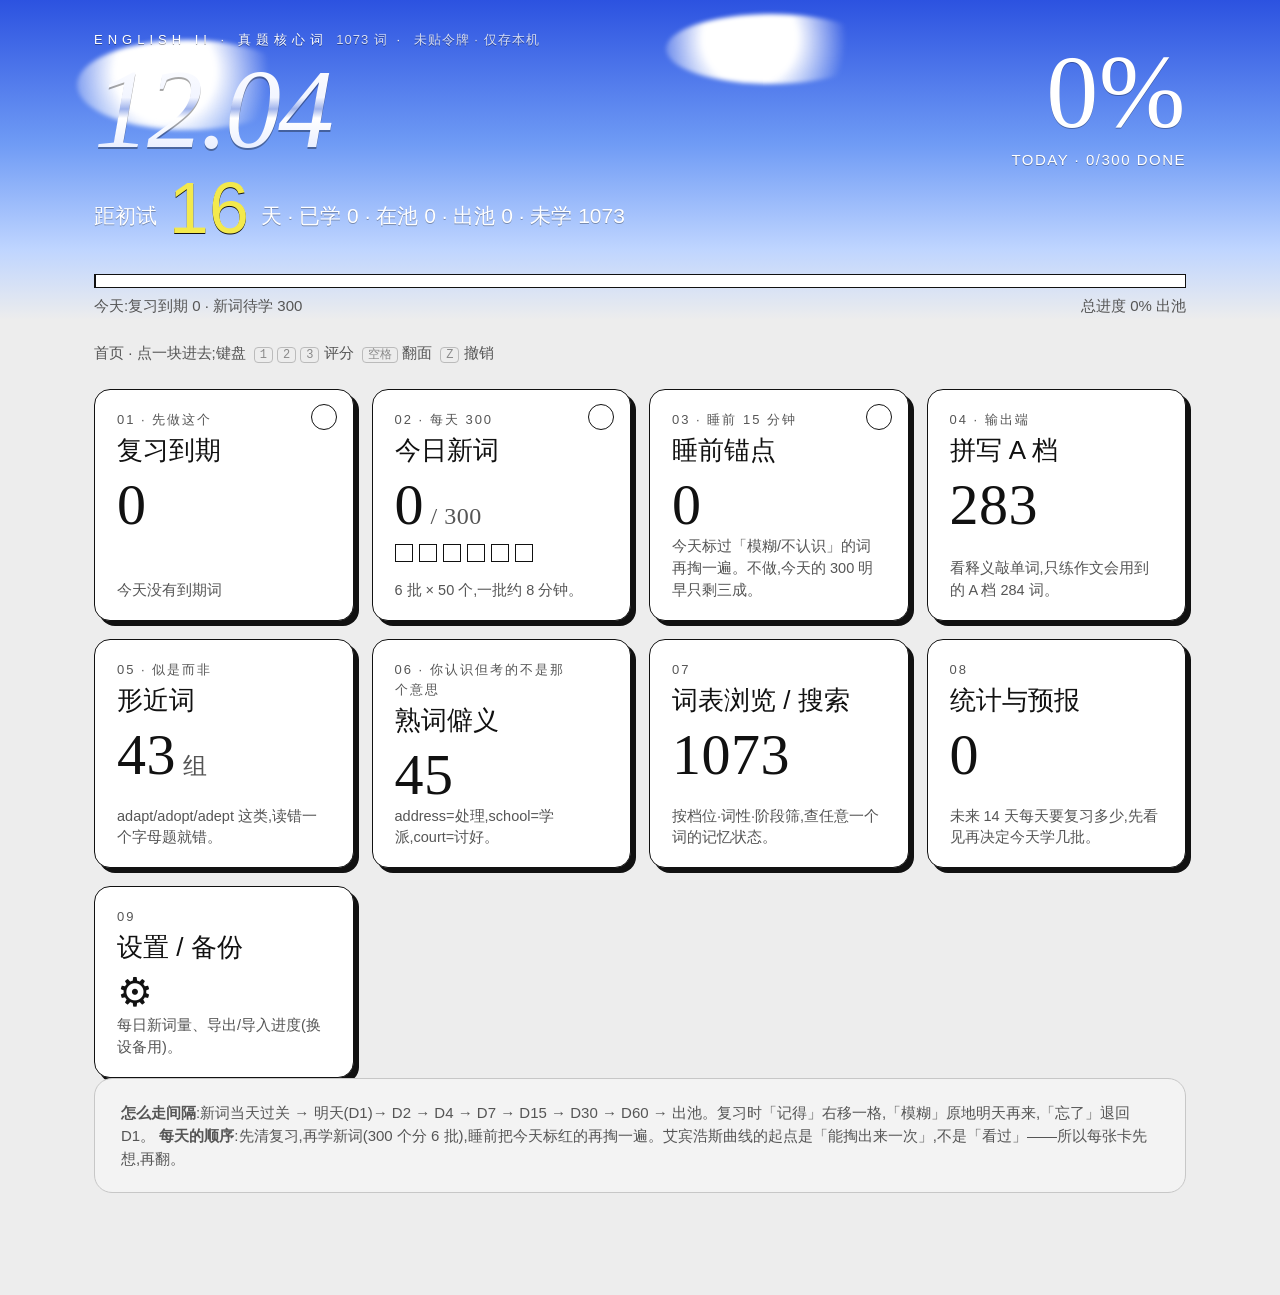
<file: eng/index.html>
<!DOCTYPE html>
<html lang="zh">
<head>
<meta charset="utf-8">
<meta name="viewport" content="width=device-width,initial-scale=1,maximum-scale=1,user-scalable=no">
<meta name="apple-mobile-web-app-capable" content="yes">
<title>英语二 · 单词记忆</title>
<style>
:root{--bg:#EDEDED;--paper:#F7F7F7;--ink:#111;--ink2:#555;--ink3:#8A8A8A;
 --sky1:#1D3FD6;--mag:#D23BD6;--lime:#7CF54A;--yel:#F3E94C;--teal:#19C6B8;--blue:#2C52E0}
*{box-sizing:border-box}
html,body{margin:0;background:var(--bg);color:var(--ink);font:17px/1.55 "PingFang SC","Noto Sans SC",-apple-system,sans-serif;min-height:100vh;position:relative}
body{overflow-x:hidden;-webkit-tap-highlight-color:transparent}
.ser{font-family:"Didot","Bodoni 72","Playfair Display","Songti SC",serif;font-weight:400;letter-spacing:.5px}
.ser i{font-style:italic}
button{font:inherit;color:inherit;background:none;border:0;padding:0;cursor:pointer}
.page{position:relative;z-index:1;max-width:1180px;margin:0 auto;padding:30px 44px 80px}
.sky{position:absolute;top:0;left:0;right:0;height:320px;background:linear-gradient(180deg,#2C52E0 0%,#6F9BF5 45%,#BFD5FF 78%,rgba(237,237,237,0) 100%);z-index:0}
.cloud{position:absolute;z-index:0;border-radius:50%;background:radial-gradient(circle at 40% 35%,#fff 0,#fff 35%,rgba(255,255,255,0) 72%);filter:blur(2px)}
/* hero */
.hero{position:relative;min-height:230px;display:flex;justify-content:space-between;align-items:flex-start}
.eyebrow{font-size:13px;letter-spacing:5px;color:#fff;text-shadow:0 1px 0 rgba(0,0,0,.35)}
.eyebrow span{letter-spacing:1px;color:rgba(255,255,255,.8)}
.date{font-size:112px;line-height:1.02;letter-spacing:-3px;margin:2px 0 6px;background:linear-gradient(180deg,#fff 0%,#F2F5FF 40%,#9FB3EC 50%,#fff 58%,#DCE5FF 100%);-webkit-background-clip:text;background-clip:text;color:transparent;filter:drop-shadow(0 2px 0 rgba(0,0,0,.35))}
.meta{font-size:21px;color:#fff;text-shadow:0 1px 0 rgba(0,0,0,.3)}
.meta b{font-weight:400;font-size:30px;color:var(--yel);text-shadow:0 1px 0 #111}
.meta b.cd{font-size:72px;line-height:1;margin:0 6px;vertical-align:-10px}
.ring{text-align:right;color:#fff;text-shadow:0 1px 0 rgba(0,0,0,.3);padding-top:10px}
.ring .pct{font-size:104px;line-height:1}
.ring .pct.full{color:var(--lime);text-shadow:0 2px 0 #111}
.ring .cap{font-size:15px;letter-spacing:1.5px;margin-top:4px}
.bar{margin:14px 0 6px;height:14px;border:1.5px solid var(--ink);background:#fff;position:relative}
.bar i{display:block;height:100%;background:var(--yel);border-right:1.5px solid var(--ink);transition:width .4s}
.bar.full i{background:var(--lime)}
.barrow{display:flex;justify-content:space-between;font-size:15px;color:var(--ink2);margin-bottom:22px}
/* crumbs */
.crumbs{display:flex;gap:10px;align-items:center;margin:4px 0 22px;font-size:15px;color:var(--ink2);min-height:28px}
.crumbs button{border:1.5px solid var(--ink);background:#fff;padding:3px 12px;box-shadow:2px 2px 0 var(--ink)}
.crumbs button:active{transform:translate(2px,2px);box-shadow:none}
/* panels & stickers */
.panel{background:var(--paper);border:1.5px solid var(--ink);border-radius:18px;padding:22px 26px;position:relative;box-shadow:5px 5px 0 var(--ink);margin-bottom:22px}
.panel.soft{box-shadow:none;border-color:#C7C7C7;background:#F3F3F3}
h2{font-size:30px;margin:0 0 4px}
h2 .n{font-size:14px;color:var(--ink2);margin-left:12px;font-family:"PingFang SC"}
.hint{color:var(--ink2);font-size:15px;margin:0 0 16px}
.stk{display:inline-block;font-size:13px;letter-spacing:1px;background:#fff;border:1.5px solid var(--ink);padding:3px 11px;box-shadow:2px 2px 0 var(--ink);font-family:"PingFang SC"}
.stk.y{background:var(--yel)}.stk.l{background:var(--lime)}.stk.m{background:var(--mag);color:#fff}.stk.t{background:var(--teal)}.stk.b{background:var(--blue);color:#fff}
/* home grid */
.grid{display:grid;grid-template-columns:repeat(auto-fill,minmax(250px,1fr));gap:18px}
.tile{background:#fff;border:1.5px solid var(--ink);border-radius:16px;padding:20px 22px 18px;box-shadow:5px 5px 0 var(--ink);text-align:left;position:relative;min-height:150px;display:flex;flex-direction:column;transition:transform .08s}
.tile:hover{transform:translate(-1px,-1px)}
.tile:active{transform:translate(3px,3px);box-shadow:2px 2px 0 var(--ink)}
.tile.done{background:#F0FBE8}
.tile .no{font-size:13px;color:var(--ink2);letter-spacing:2px;padding-right:34px}
.tile .nm{font-size:26px;margin:6px 0 2px;line-height:1.15}
.tile .big{font-size:58px;line-height:1;margin:8px 0 2px}
.tile .sub{font-size:14.5px;color:var(--ink2);margin-top:auto;line-height:1.5}
.tile .chk{position:absolute;right:16px;top:14px;width:26px;height:26px;border-radius:50%;border:1.5px solid var(--ink);background:#fff}
.tile.done .chk{background:radial-gradient(circle at 35% 30%,#D8FFC2,#7CF54A 55%,#38A814)}
.tile.done .chk::after{content:"";position:absolute;left:9px;top:5px;width:6px;height:11px;border:solid #111;border-width:0 2px 2px 0;transform:rotate(45deg)}
.tile.wide{grid-column:span 2}
/* batches dots */
.dots{display:flex;gap:6px;flex-wrap:wrap;margin:8px 0 4px}
.dots i{width:18px;height:18px;border:1.5px solid var(--ink);background:#fff;display:block}
.dots i.ok{background:var(--lime)}.dots i.cur{background:var(--yel)}
/* last strip */
.last{display:flex;align-items:center;gap:12px;flex-wrap:wrap;background:#fff;border:1.5px solid var(--ink);border-left-width:8px;padding:10px 14px;margin-bottom:14px;font-size:17px;box-shadow:3px 3px 0 var(--ink)}
.last.ok{border-left-color:var(--lime)}.last.fz{border-left-color:var(--yel)}.last.no{border-left-color:#E35D6A;background:#FFF3F4}
.last b{font-size:26px;font-weight:400}
.last .lm{color:var(--ink);flex:1;min-width:200px}
.last .ls{color:var(--ink3);font-size:14px;width:100%}
/* study card */
.study{max-width:760px;margin:0 auto}
.topline{display:flex;justify-content:space-between;align-items:center;font-size:15px;color:var(--ink2);margin-bottom:12px}
.wcard{background:#fff;border:1.5px solid var(--ink);border-radius:22px;padding:46px 36px 34px;box-shadow:6px 6px 0 var(--ink);text-align:center;min-height:330px;display:flex;flex-direction:column;justify-content:center;cursor:pointer;position:relative;user-select:none}
.wcard .w{font-size:68px;line-height:1.05;letter-spacing:-1px;word-break:break-word}
.wcard .pos{position:absolute;left:22px;top:18px}
.wcard .tier{position:absolute;right:22px;top:18px}
.wcard .m{font-size:22px;line-height:1.5;margin-top:22px;color:var(--ink);user-select:text}
.wcard .ex{font-size:17px;line-height:1.6;margin-top:16px;color:var(--ink2);text-align:left;padding:12px 16px;border-left:3px solid var(--yel);background:#FAFAF2;user-select:text}
.wcard .ex b{color:var(--ink);background:var(--yel);padding:0 3px}
.wcard .syn{font-size:16px;margin-top:12px;color:var(--ink2)}
.wcard .yrs{font-size:13px;color:var(--ink3);margin-top:14px;letter-spacing:1px}
.wcard .veil{font-size:16px;color:var(--ink3);margin-top:26px}
.hide .m,.hide .ex,.hide .syn{visibility:hidden}
.wcard input{font:inherit;font-size:34px;text-align:center;border:0;border-bottom:2px solid var(--ink);background:transparent;outline:0;width:80%;margin:14px auto 0;padding:6px;font-family:"Didot","Bodoni 72",serif}
.wcard input.bad{color:#c0292f;border-color:#c0292f}.wcard input.good{color:#1f8f2e;border-color:#1f8f2e}
.btns{display:flex;gap:12px;margin:22px 0 10px}
.btns button{flex:1;padding:18px 0;font-size:19px;font-weight:600;border:1.5px solid var(--ink);background:#fff;box-shadow:4px 4px 0 var(--ink);border-radius:12px}
.btns button:active{transform:translate(3px,3px);box-shadow:1px 1px 0 var(--ink)}
.btns button small{display:block;font-size:12px;font-weight:400;color:var(--ink2);margin-top:3px}
.btns .no{background:#FFD6DA}.btns .fz{background:var(--yel)}.btns .ok{background:var(--lime)}.btns .nx{background:#fff}.btns .pri{background:var(--blue);color:#fff}
.btns .pri small{color:rgba(255,255,255,.8)}
.subrow{display:flex;gap:10px;justify-content:center;font-size:14px;color:var(--ink2);margin-bottom:12px;flex-wrap:wrap}
.subrow button{border:1px solid #999;padding:5px 12px;border-radius:8px;background:#fff}
/* list / browse */
table{width:100%;border-collapse:collapse;font-size:16px;background:#fff;border:1.5px solid var(--ink)}
th,td{padding:8px 10px;border-bottom:1px solid #ddd;text-align:left;vertical-align:top}
th{background:#f0f0f0;font-size:13px;letter-spacing:1px;color:var(--ink2);font-weight:600}
td.w{font-family:"Didot","Bodoni 72",serif;font-size:20px;white-space:nowrap}
.stage{display:inline-block;min-width:36px;text-align:center;border:1.5px solid var(--ink);font-size:12px;padding:1px 6px;background:#fff}
.stage.s0{background:#fff}.stage.s1,.stage.s2{background:var(--yel)}.stage.s3,.stage.s4{background:#BFEBFF}.stage.s5,.stage.s6{background:#E6CCFF}.stage.s7{background:var(--lime)}
.stage.new{background:#eee;color:var(--ink3);border-color:#bbb}
.filters{display:flex;gap:8px;flex-wrap:wrap;margin-bottom:14px;align-items:center}
.filters button{border:1.5px solid var(--ink);background:#fff;padding:4px 12px;font-size:14px;box-shadow:2px 2px 0 var(--ink)}
.filters button.on{background:var(--yel)}
.filters input{font:inherit;font-size:15px;border:1.5px solid var(--ink);padding:5px 10px;background:#fff;min-width:200px}
/* pairs */
.pair{display:flex;flex-wrap:wrap;gap:10px;align-items:center;padding:12px 0;border-bottom:1px dashed #aaa;font-size:19px}
.pair .pw{font-family:"Didot","Bodoni 72",serif;font-size:24px;background:#fff;border:1.5px solid var(--ink);padding:2px 10px;box-shadow:2px 2px 0 var(--ink)}
.pair .pm{color:var(--ink2);font-size:16px}
.pair.hide .pm{visibility:hidden}
/* heat */
.heat{display:grid;grid-template-columns:repeat(7,1fr);gap:8px}
.heat div{border:1.5px solid var(--ink);background:#fff;padding:8px 6px;text-align:center;font-size:12px;color:var(--ink2);border-radius:6px}
.heat div b{display:block;font-size:22px;color:var(--ink);font-family:"Didot","Bodoni 72",serif;font-weight:400}
.heat div.has{background:var(--lime)}
.forecast{display:flex;gap:6px;align-items:flex-end;height:120px;margin-top:10px}
.forecast div{flex:1;background:var(--yel);border:1.5px solid var(--ink);position:relative;min-height:3px}
.forecast div span{position:absolute;bottom:100%;left:0;right:0;text-align:center;font-size:11px;color:var(--ink2)}
.forecast div u{position:absolute;top:100%;left:0;right:0;text-align:center;font-size:11px;color:var(--ink3);text-decoration:none;margin-top:3px}
.kv{display:flex;gap:30px;flex-wrap:wrap;font-size:16px;margin:8px 0 16px}
.kv b{font-family:"Didot","Bodoni 72",serif;font-size:34px;font-weight:400;margin-right:6px}
.done-box{text-align:center;padding:44px 20px}
.done-box h3{font-size:44px;margin:0 0 10px}
.done-box p{color:var(--ink2);font-size:17px}
textarea.io{width:100%;height:120px;font:13px/1.5 Menlo,monospace;border:1.5px solid var(--ink);padding:8px;background:#fff}
.toast{position:fixed;bottom:40px;left:50%;transform:translateX(-50%);background:#111;color:#fff;padding:10px 22px;border:1.5px solid #fff;box-shadow:3px 3px 0 var(--mag);font-size:15px;opacity:0;transition:opacity .25s;pointer-events:none;z-index:9}
.toast.show{opacity:1}
.k{font-size:12px;color:var(--ink3);border:1px solid #bbb;padding:0 5px;border-radius:4px;margin-left:4px;font-family:Menlo,monospace}
@media (max-width:760px){
 .page{padding:22px 14px 60px;max-width:100vw}
 .cloud{display:none}
 .eyebrow{letter-spacing:2px}
 .hero>*{min-width:0;max-width:100%}
 .meta{line-height:1.4}
 .study,.wcard,.panel,table{max-width:100%;min-width:0}
 .wcard .pos,.wcard .tier{position:static;display:inline-block;margin:0 4px 10px}
 .wcard{padding:22px 16px 24px;min-height:260px}
 .date{font-size:64px}.meta{font-size:17px}.meta b.cd{font-size:48px}.ring .pct{font-size:64px}
 .hero{flex-direction:column;min-height:0;gap:6px}.ring{text-align:left;padding-top:0}
 .grid{grid-template-columns:1fr 1fr;gap:12px}.tile.wide{grid-column:span 2}.tile{padding:14px;min-height:120px}.tile .nm{font-size:20px}.tile .big{font-size:42px}
 .wcard .w{font-size:46px}.wcard .m{font-size:19px}
 .meta{font-size:16px}.meta b.cd{font-size:44px}
 .barrow{font-size:13px}.topline{font-size:13px}
 .btns{gap:8px}.btns button{padding:13px 4px;font-size:16px;min-width:0}.btns button small{font-size:11px;white-space:normal}
 .study{width:100%}
 td.w{font-size:17px}
}

</style>
</head>
<body>
<div class="sky"></div>
<div class="cloud" style="left:6%;top:40px;width:220px;height:90px"></div>
<div class="cloud" style="left:52%;top:14px;width:210px;height:70px"></div>
<div class="page">
  <header class="hero">
    <div class="title">
      <div class="eyebrow">ENGLISH II · 真题核心词 <span id="npool"></span> · <span id="srcnote">2016–2026 十一套</span></div>
      <div class="date ser"><i id="bigdate"></i></div>
      <div class="meta">距初试 <b class="cd" id="cd"></b> 天 · <span id="todayline"></span></div>
    </div>
    <div class="ring"><div class="pct ser" id="pct">0%</div><div class="cap">TODAY · <span id="pctcap">0/0 DONE</span></div></div>
  </header>
  <div class="bar" id="bar"><i></i></div>
  <div class="barrow"><span id="barl"></span><span id="barr"></span></div>
  <nav class="crumbs" id="crumbs"></nav>
  <main id="view"></main>
</div>
<div class="toast" id="toast"></div>
<script>const DATA={"words": [{"w": "extra", "m": "adj. 额外的，附加的 adv. 额外，另外；特别，格外", "p": "adj", "t": "A", "y": 11, "c": 14, "yr": ["16", "17", "18", "19", "20", "21", "22", "23", "24", "25", "26"], "ex": ["2017", "At Boston College, for example, you would have to complete an **extra** year were you to switch to the nursing school from another department."], "syn": "≈ additional · spare · further", "i": 0}, {"w": "interpret", "m": "vt. 解释，说明；把…理解为 vi.", "p": "v", "t": "A", "y": 10, "c": 18, "yr": ["16", "17", "18", "19", "20", "21", "22", "24", "25", "26"], "ex": ["2016", "In your writing, you should 1) **interpret** the chart, and 2) give your comments."], "syn": "≈ explain · construe · read · make sense of", "i": 1}, {"w": "comment", "m": "n. 评论，意⻅ vi.", "p": "n", "t": "A", "y": 10, "c": 15, "yr": ["16", "17", "18", "19", "20", "21", "22", "24", "25", "26"], "ex": ["2018", "(10 points) Why do people read negative Internet **comments** and do other things that will obviously be painful?"], "syn": "≈ remark · observation · note", "i": 2}, {"w": "address", "m": "n. 地址；⽹址；演讲；称呼 (⽅式) vt. 寄往；对…讲话；称呼；处理", "p": "n", "t": "A", "y": 9, "c": 14, "yr": ["16", "17", "18", "19", "20", "22", "24", "25", "26"], "ex": ["2018", "By the time a problem has been **addressed** and remedied it may have vanished in the marketplace, to be replaced by new abuses of power."], "syn": "≈ v. 处理 tackle · deal with；n. 演讲 speech", "i": 3}, {"w": "strategy", "m": "n. 战略，策略；战略学", "p": "n", "t": "A", "y": 9, "c": 13, "yr": ["17", "18", "19", "20", "21", "22", "23", "24", "25"], "ex": ["2017", "Instead of wordy, worthy strategies, future governments need to do more to provide the conditions for sport to thrive."], "syn": "≈ plan · approach · tactic · policy", "i": 4}, {"w": "efficiency", "m": "n. 效率，效能", "p": "n", "t": "A", "y": 9, "c": 12, "yr": ["16", "17", "18", "20", "21", "23", "24", "25", "26"], "ex": ["2018", "distractions may actually increase **efficiency** B."], "syn": "≈ productivity · effectiveness（efficient）", "i": 5}, {"w": "feeling", "m": "n. 情绪，感情；(⾝体) 感觉；看法", "p": "n", "t": "A", "y": 8, "c": 18, "yr": ["18", "19", "20", "21", "22", "24", "25", "26"], "ex": ["2020", "you and your children will benefit and __ from stressful moments **feeling** better physically and emotionally."], "i": 6}, {"w": "shortage", "m": "n. 不⾜，缺少，短缺", "p": "n", "t": "A", "y": 8, "c": 16, "yr": ["17", "18", "19", "21", "22", "23", "24", "26"], "ex": ["2017", "When the recovery began, worker **shortages** first appeared in the high-skilled trades."], "syn": "≈ lack · deficit · scarcity ↔ surplus · abundance", "i": 7}, {"w": "negative", "m": "adj. 有害的；消极的；否定的 adj. 负的；阴性的", "p": "adj", "t": "A", "y": 8, "c": 16, "yr": ["16", "18", "19", "20", "21", "23", "25", "26"], "ex": ["2018", "(10 points) Why do people read **negative** Internet comments and do other things that will obviously be painful?"], "syn": "≈ adverse · harmful · unfavourable ↔ positive", "i": 8}, {"w": "boost", "m": "vt. 使增⻓，推动；偷窃 n. 激励；增加；向上⼀推", "p": "v", "t": "A", "y": 8, "c": 15, "yr": ["17", "18", "20", "21", "22", "23", "24", "25"], "ex": ["2018", "But a **boost** in the storage capacity of batteries is making their ability to keep power flowing around the clock more likely."], "syn": "≈ enhance · promote · strengthen · lift ↔ undermine · dampen", "i": 9}, {"w": "practice", "m": "n. 练习，训练；实践；惯例，常规 vi.", "p": "n", "t": "A", "y": 8, "c": 15, "yr": ["17", "19", "20", "21", "22", "24", "25", "26"], "ex": ["2019", "While he obviously had an abundance of natural talent, the final, polished work that he gave to the world was the result of years of practicing, re-writing and reading."], "i": 10}, {"w": "invest", "m": "vi. vt. 投资；投⼊ (时间等)；授 (权)", "p": "v", "t": "A", "y": 8, "c": 14, "yr": ["16", "17", "18", "21", "22", "24", "25", "26"], "ex": ["2016", "Companies located in places with happier people **invest** more, according to a recent research paper."], "syn": "≈ put money into · devote（invest in）", "i": 11}, {"w": "overall", "m": "adj. 全⾯的，总体的 adv. 全部，总计；总体上", "p": "adj", "t": "A", "y": 8, "c": 14, "yr": ["16", "19", "20", "21", "22", "23", "24", "26"], "ex": ["2019", "The __ to stop weighing myself every day has done wonders for my **overall** health, fitness and well-being."], "syn": "≈ general · total · on the whole", "i": 12}, {"w": "mention", "m": "vt. 提及，说起 n. 提及，说起", "p": "v", "t": "A", "y": 8, "c": 10, "yr": ["17", "18", "21", "22", "23", "24", "25", "26"], "ex": ["2017", "The overly simplified view Moritz **mentions** is a result of failing to ."], "syn": "≈ refer to · cite · note · bring up", "i": 13}, {"w": "surprise", "m": "n. 意想不到的事情；惊奇 vt. 使惊奇，使感到意外", "p": "n", "t": "A", "y": 8, "c": 10, "yr": ["17", "18", "19", "20", "22", "24", "25", "26"], "ex": ["2018", "Trust me, you'll be **surprised** to see how much people are willing to share if you just ask."], "i": 14}, {"w": "slow", "m": "adj. 缓慢的；慢吞吞的；迟钝的 adj. 不忙碌的，冷清的", "p": "adj", "t": "A", "y": 8, "c": 10, "yr": ["16", "17", "18", "19", "20", "21", "22", "25"], "ex": ["2018", "The pace of change in energy sources appears to be speeding up — perhaps just in time to have a meaningful effect in **slowing** climate change."], "syn": "≈ gradual · sluggish ↔ rapid · swift", "i": 15}, {"w": "assume", "m": "vt. 假设；承担，取得；呈现出；假装", "p": "v", "t": "A", "y": 8, "c": 8, "yr": ["16", "18", "19", "20", "21", "24", "25", "26"], "ex": ["2019", "[G] **assumes** that many children's views on real estate are influenced by the media."], "syn": "≈ suppose · presume · take for granted；承担 undertake", "i": 16}, {"w": "federal", "m": "adj. 联邦制的；联邦政府的", "p": "adj", "t": "A", "y": 7, "c": 21, "yr": ["16", "17", "19", "20", "21", "23", "24"], "ex": ["2016", "They had pushed the agency to designate the bird as \"endangered,\" a status that gives **federal** officials greater regulatory power to crack down on threats."], "i": 17}, {"w": "means", "m": "n. ⽅法，途径；财富，钱财", "p": "n", "t": "A", "y": 7, "c": 16, "yr": ["16", "18", "20", "22", "24", "25", "26"], "ex": ["2020", "According to Quinn, the rats released the social robot because they [ A ]tried to practice a **means** of escape."], "syn": "≈ method · way · tool（by means of）", "i": 18}, {"w": "balance", "m": "n. 平衡，均衡；余额；债务余款 vi.", "p": "n", "t": "A", "y": 7, "c": 15, "yr": ["17", "18", "19", "20", "23", "24", "26"], "ex": ["2017", "Julie Parks [F] points out that a work/life **balance** can attract young people into manufacturing."], "syn": "≈ equilibrium · stability（strike a balance）", "i": 19}, {"w": "define", "m": "vt. 给…下定义；阐明，界定", "p": "v", "t": "A", "y": 7, "c": 13, "yr": ["16", "17", "18", "20", "22", "23", "24"], "ex": ["2016", "The priorities and expectations **defined** by the young will ."], "syn": "≈ specify · characterize · delineate · set out", "i": 20}, {"w": "progress", "m": "n. 进步，进展；前进 vi. 取得进步；前进；(时间) 流逝", "p": "n", "t": "A", "y": 7, "c": 12, "yr": ["16", "18", "19", "22", "24", "25", "26"], "ex": ["2019", "I also found that weighing myself daily did not provide an accurate __ of the hard work and **progress** I was making in the gym."], "i": 21}, {"w": "range", "m": "n. ⼀系列；范围；射程；⼭脉 vi. (在⼀定的范围内) 变化；包括", "p": "n", "t": "A", "y": 7, "c": 12, "yr": ["16", "17", "21", "22", "23", "24", "25"], "ex": ["2016", "But just some 22,000 birds remain today, occupying about 16% of the species' historic **range**."], "syn": "≈ variety · scope · span（a range of）", "i": 22}, {"w": "ensure", "m": "vt. 确保", "p": "v", "t": "A", "y": 7, "c": 11, "yr": ["17", "19", "20", "22", "23", "24", "25"], "ex": ["2019", "The strategy also aims to **ensure** that carbon in woody material removed from the forests is locked away in the form of solid lumber or burned as biofuel in vehicles that would otherwise run on fossil fuels."], "syn": "≈ guarantee · secure · make sure（assure 使放心）", "i": 23}, {"w": "sensitive", "m": "adj. 体贴的；敏感的；灵敏的", "p": "adj", "t": "A", "y": 7, "c": 11, "yr": ["17", "20", "21", "22", "23", "24", "26"], "ex": ["2020", "The finding shows how **sensitive** rats are to social cues, even when they come from basic robots."], "syn": "≈ delicate · touchy · responsive（sensible 明智）", "i": 24}, {"w": "suitable", "m": "adj. 合适的，适宜的", "p": "adj", "t": "A", "y": 7, "c": 11, "yr": ["16", "17", "18", "20", "21", "22", "25"], "ex": ["2016", "- __ PartB Directions: Read the following text and answer the questions by choosing the most **suitable** subheading from the list A-G for each of the numbered paragraphs (41-45)."], "syn": "≈ appropriate · fit · proper · apt", "i": 25}, {"w": "push", "m": "vt. vi. 推动，移动；推进，挤开；说服", "p": "v", "t": "A", "y": 7, "c": 10, "yr": ["16", "17", "18", "19", "20", "22", "26"], "ex": ["2016", "They had **pushed** the agency to designate the bird as \"endangered,\" a status that gives federal officials greater regulatory power to crack down on threats."], "syn": "≈ press · urge · drive · propel", "i": 26}, {"w": "replace", "m": "vt. 替换；更换；把…放回原处", "p": "v", "t": "A", "y": 7, "c": 10, "yr": ["16", "17", "18", "21", "23", "24", "26"], "ex": ["2017", "Today is no different, with academics, wnters, and act1v1sts once agam __ that technology is replacing human workers."], "syn": "≈ substitute · supersede · take the place of", "i": 27}, {"w": "aim", "m": "n. ⽬的，⽬标；瞄准 vi.", "p": "n", "t": "A", "y": 7, "c": 10, "yr": ["17", "18", "19", "22", "23", "24", "25"], "ex": ["2017", "The dual **aim** was mixed up: The stress on success over taking part was intimidating for newcomers."], "syn": "≈ goal · purpose · objective · target", "i": 28}, {"w": "psychologist", "m": "n. ⼼理学家", "p": "n", "t": "A", "y": 7, "c": 10, "yr": ["17", "19", "21", "22", "23", "25", "26"], "ex": ["2017", "Radesky cites the \"still face experiment\" devised by developmental **psychologist** Ed Tronick in the 1970s."], "i": 29}, {"w": "explore", "m": "vt. vi. 探索，探测", "p": "v", "t": "A", "y": 7, "c": 9, "yr": ["17", "18", "20", "21", "22", "23", "25"], "ex": ["2018", "The boy is convinced that if he reads enough, he can **explore** as many career paths as he likes."], "syn": "≈ examine · investigate · probe · look into", "i": 30}, {"w": "advice", "m": "n. 建议，忠告", "p": "n", "t": "A", "y": 7, "c": 9, "yr": ["16", "18", "19", "20", "21", "24", "26"], "ex": ["2016", "Directions: Suppose you won a translation contest and your friend, Jack, wrote an email to congratulate you and ask for **advice** on translation."], "syn": "≈ guidance · counsel · recommendation", "i": 31}, {"w": "finding", "m": "n. 研究结果，发现；判决", "p": "n", "t": "A", "y": 7, "c": 9, "yr": ["16", "17", "20", "22", "23", "24", "25"], "ex": ["2017", "But it doesn't __ follow from **findings** like these that a world without work would be filled with unease."], "syn": "≈ result · discovery · conclusion（findings 研究发现）", "i": 32}, {"w": "specific", "m": "adj. 明确具体的；特定的；特有的 n. 细节，详情", "p": "adj", "t": "A", "y": 7, "c": 9, "yr": ["16", "18", "19", "21", "22", "23", "24"], "ex": ["2019", "Write him an email to 1) suggest a **specific** topic with your reasons, and 2) tell him about your arrangements."], "syn": "≈ particular · precise · definite ↔ general · vague", "i": 33}, {"w": "unite", "m": "vi. vt. (使) 团结，(使) 联合", "p": "v", "t": "A", "y": 7, "c": 8, "yr": ["16", "17", "18", "21", "22", "23", "24"], "ex": ["2018", "While the rest of the world takes the lead, notably China and Europe, the **United** States is also seeing a remarkable shift."], "syn": "≈ join · combine · merge ↔ divide · split", "i": 34}, {"w": "review", "m": "n. 评论；审查；回顾；复习 vt. 写评论；审查；回顾；复习", "p": "n", "t": "A", "y": 7, "c": 8, "yr": ["18", "19", "21", "22", "23", "24", "26"], "ex": ["2023", "The peer-**reviewed** economic survey of 700 U.S."], "syn": "≈ assessment · evaluation · examination", "i": 35}, {"w": "due", "m": "adj. 由于；预期的；应给的；到期的 n. 应有的权利，应得的东西", "p": "adj", "t": "A", "y": 7, "c": 8, "yr": ["18", "19", "21", "22", "23", "25", "26"], "ex": ["2021", "Crop-growing in the UK is restricted **due** to__."], "syn": "≈ owing · expected（due to 由于 / be due to do 预期）", "i": 36}, {"w": "finance", "m": "n. 财政，⾦融；资⾦；财务状况 vt. 给…提供资⾦，资助", "p": "n", "t": "A", "y": 7, "c": 7, "yr": ["16", "19", "20", "21", "22", "23", "26"], "ex": ["2019", "California plans to treat 35, 000 acres of forest a year by 2020, and 60,000 by 2030 — **financed** from the proceeds of the state's emissions-permit auctions."], "i": 37}, {"w": "park", "m": "n. 公园；专⽤区，园区 vi.", "p": "n", "t": "A", "y": 6, "c": 33, "yr": ["16", "17", "22", "23", "25", "26"], "ex": ["2017", "(40 points) - __ Text __ Every Saturday morning, at __ am, more than 50,000 runners set off to run 5km around their local **park**."], "i": 38}, {"w": "significant", "m": "adj. 重要的；数量⼤的；意味深⻓的", "p": "adj", "t": "A", "y": 6, "c": 16, "yr": ["17", "19", "20", "23", "24", "26"], "ex": ["2019", "(10 points) Weighing yourself regularly is a wonderful way to stay aware of any **significant** weight fluctuations."], "syn": "≈ important · notable · considerable · substantial", "i": 39}, {"w": "link", "m": "n. 联系；纽带；链接；交通路线 vt. 把…连接起来；使…相关联", "p": "n", "t": "A", "y": 6, "c": 15, "yr": ["16", "17", "18", "21", "24", "26"], "ex": ["2016", "That's because happiness is **linked** to the kind of longer-term thinking __ for making investments for the future."], "syn": "≈ connection · tie · association", "i": 40}, {"w": "living", "m": "adj. 活的，活着的；在使⽤的 n. ⽣计，收⼊；⽣活⽅式", "p": "adj", "t": "A", "y": 6, "c": 13, "yr": ["16", "17", "20", "22", "24", "25"], "ex": ["2020", "During the experiment, the social robot rat followed the **living** rats around, played with the same toys, and opened cage doors to let trapped rats escape."], "syn": "≈ alive · existing（cost of living 生活成本）", "i": 41}, {"w": "solution", "m": "n. 解决办法；谜底，答案；溶液", "p": "n", "t": "A", "y": 6, "c": 12, "yr": ["17", "18", "19", "22", "24", "25"], "ex": ["2017", "Failing to recognize that, he notes, leads to \"an overly simplified view of what the **solutions** might be."], "syn": "≈ answer · remedy · fix（solution to）", "i": 42}, {"w": "hit", "m": "vt. 打；碰撞；击中；达到；使想起 vt.", "p": "v", "t": "A", "y": 6, "c": 10, "yr": ["17", "20", "21", "22", "23", "24"], "ex": ["2020", "Gen Zs are about to **hit** the streets looking for work in a labor market that's tighter than it's been in decades."], "syn": "≈ strike · affect（hard-hit 重灾）", "i": 43}, {"w": "upgrade", "m": "vt. 升级；提拔 n. 改善，升级", "p": "v", "t": "A", "y": 6, "c": 10, "yr": ["16", "20", "23", "24", "25", "26"], "ex": ["2023", "By looking at engineering issues from a marketing point of view, it became clear that the __ of **upgrades** wasn’t due to a quality issue."], "syn": "≈ improve · update · enhance ↔ downgrade", "i": 44}, {"w": "priority", "m": "n. 当务之急；优先权；优先通⾏权", "p": "n", "t": "A", "y": 6, "c": 10, "yr": ["16", "19", "20", "21", "22", "24"], "ex": ["2019", "It's important to acknowledge that the environment isn't everyone's **priority** — or even most people's."], "syn": "≈ precedence · preference（give priority to）", "i": 45}, {"w": "highly", "m": "adv. ⾮常；⾼⽔平地；赞许地", "p": "adv", "t": "A", "y": 6, "c": 10, "yr": ["20", "22", "23", "24", "25", "26"], "ex": ["2022", "All the experts we spoke with **highly** recommend walking because ifs the easiest, most accessible form of exercise."], "syn": "≈ very · extremely · greatly（highly likely）", "i": 46}, {"w": "invite", "m": "vt. 邀请；招致 n. 邀请，请柬", "p": "v", "t": "A", "y": 6, "c": 9, "yr": ["17", "19", "21", "22", "25", "26"], "ex": ["2022", "Write an e-mail to the international students in your university to 1) introduce the food festival, and 2) **invite** them to participate."], "syn": "≈ ask · encourage · attract（invite criticism 招致）", "i": 47}, {"w": "pick", "m": "vt. 挑选，选择；采，摘；剔除 n. 挑选，选择；选中的⼈或物", "p": "v", "t": "A", "y": 6, "c": 9, "yr": ["18", "19", "20", "21", "24", "26"], "ex": ["2018", "The move to renewables is **picking** up momentum around the world: They now account for more than half of new power sources going on line."], "syn": "≈ choose · select · single out（pick up 获得/恢复）", "i": 48}, {"w": "harm", "m": "n. 伤害，损害 vt. 伤害，损害", "p": "n", "t": "A", "y": 6, "c": 9, "yr": ["16", "19", "21", "22", "24", "25"], "ex": ["2019", "\"We can be prosocial because we caused **harm** and we feel regret.\" - __ 21."], "syn": "≈ damage · hurt · injury（do harm to）", "i": 49}, {"w": "moment", "m": "n. ⽚刻，瞬间；某个时刻；时机", "p": "n", "t": "A", "y": 6, "c": 9, "yr": ["16", "18", "20", "22", "23", "25"], "ex": ["2020", "you and your children will benefit and __ from stressful **moments** feeling better physically and emotionally."], "i": 50}, {"w": "official", "m": "n. 官员，⾼级职员 adj. 公务的；官⽅的；官⽅公布的", "p": "n", "t": "A", "y": 6, "c": 9, "yr": ["16", "17", "20", "24", "25", "26"], "ex": ["2017", "**Official** retrospections continue as to why London 2012 failed to \"inspire a generation.\" The success of Parkrun offers answers."], "i": 51}, {"w": "mislead", "m": "vt. 误导，将…引⼊歧途", "p": "v", "t": "A", "y": 6, "c": 8, "yr": ["17", "18", "19", "21", "22", "24"], "ex": ["2021", "Ambady suspected that deliberation focused them on vivid but **misleading** cues,such as certain gestures or utterances,rather than eting the complex interplay of subtle signals form a holistic impression."], "syn": "≈ deceive · misguide · delude（misleading 误导性的）", "i": 52}, {"w": "advance", "m": "n. 前进；进步，发展；预付款；上涨 vi.", "p": "n", "t": "A", "y": 6, "c": 8, "yr": ["16", "18", "20", "21", "22", "25"], "ex": ["2018", "The **advance** is driven in part by vehicle manufacturers, who are placing big bets on battery-powered electric vehicles."], "syn": "≈ progress · move forward · promote（in advance 提前）", "i": 53}, {"w": "requirement", "m": "n. 需求，必需品；必要条件", "p": "n", "t": "A", "y": 6, "c": 8, "yr": ["17", "19", "21", "22", "23", "24"], "ex": ["2022", "Dark patterns also can be addressed on a self-regulatory basis, but only if organizations hold themselves accountable, not just to legal **requirements** but also to industry best practices and standards."], "syn": "≈ demand · condition · prerequisite", "i": 54}, {"w": "talent", "m": "n. 天资，天赋；有才能的⼈", "p": "n", "t": "A", "y": 6, "c": 8, "yr": ["17", "19", "20", "21", "24", "25"], "ex": ["2017", "There is as much joy over a puffed-out first-timer being clapped over the line as there is about top **talent** shining."], "syn": "≈ gift · ability · aptitude；人才", "i": 55}, {"w": "thought", "m": "n. 想法，主意；⼼思；思考；关⼼", "p": "n", "t": "A", "y": 6, "c": 8, "yr": ["16", "17", "18", "20", "21", "26"], "ex": ["2016", "It's not as hard for them to transform their **thought** processes as it is for older students."], "i": 56}, {"w": "valuable", "m": "adj. 有价值的，珍贵的；值钱的", "p": "adj", "t": "A", "y": 6, "c": 8, "yr": ["19", "20", "21", "23", "25", "26"], "ex": ["2019", "Helping forests flourish as **valuable** \"carbon sinks\" long into the future may require reducing their capacity to absorb carbon now."], "syn": "≈ precious · worthwhile · useful ↔ worthless", "i": 57}, {"w": "cite", "m": "vt. 引⽤ (例⼦)；引述；传讯", "p": "v", "t": "A", "y": 6, "c": 7, "yr": ["17", "18", "21", "24", "25", "26"], "ex": ["2017", "Radesky **cites** the \"still face experiment\" devised by developmental psychologist Ed Tronick in the 1970s."], "syn": "≈ quote · refer to · mention · invoke", "i": 58}, {"w": "emphasize", "m": "vt. 强调，重视；重读；使突出", "p": "v", "t": "A", "y": 6, "c": 7, "yr": ["16", "17", "21", "23", "25", "26"], "ex": ["2023", "The new work **emphasizes** that adolescence is a time of opportunity as well as risk."], "syn": "≈ stress · highlight · underline · underscore ↔ downplay · neglect", "i": 59}, {"w": "ignore", "m": "vt. 不理，忽视", "p": "v", "t": "A", "y": 6, "c": 7, "yr": ["17", "18", "19", "21", "22", "24"], "ex": ["2022", "[A ] hard to determine [B ] narrowly interpreted [C ] difficult to **ignore** [D ] poorly summarized 37."], "syn": "≈ neglect · overlook · disregard · dismiss", "i": 60}, {"w": "notice", "m": "vi. vt. 注意到，意识到", "p": "v", "t": "A", "y": 6, "c": 7, "yr": ["16", "17", "19", "21", "23", "26"], "ex": ["2019", "It takes about three weeks to a month to **notice** significant changes in your weight __ altering your training program."], "syn": "≈ observe · perceive · spot · detect", "i": 61}, {"w": "treat", "m": "vt. 对待；治疗；处理；款待 n. 款待", "p": "v", "t": "A", "y": 6, "c": 7, "yr": ["17", "18", "19", "20", "21", "25"], "ex": ["2020", "Similarly, children tend to **treat** robots as if they are fellow beings, even when they display only simple social signals."], "syn": "≈ deal with · handle · regard；治疗 cure", "i": 62}, {"w": "center", "m": "n. 中⼼；(市镇的) 中⼼；活动中⼼ vt. 将…放在中央", "p": "n", "t": "A", "y": 6, "c": 7, "yr": ["17", "18", "19", "23", "24", "25"], "ex": ["2023", "Roads, trails, restrooms, visitor **centers** and other infrastructure are crumbling."], "i": 63}, {"w": "department", "m": "n. 部⻔，科，系", "p": "n", "t": "A", "y": 6, "c": 7, "yr": ["17", "22", "23", "24", "25", "26"], "ex": ["2017", "At Boston College, for example, you would have to complete an extra year were you to switch to the nursing school from another **department**."], "i": 64}, {"w": "threat", "m": "n. 威胁；坏事发⽣的可能", "p": "n", "t": "A", "y": 6, "c": 7, "yr": ["16", "17", "19", "20", "24", "26"], "ex": ["2016", "They had pushed the agency to designate the bird as \"endangered,\" a status that gives federal officials greater regulatory power to crack down on **threats**."], "syn": "≈ danger · menace · risk（pose a threat）", "i": 65}, {"w": "primary", "m": "adj. ⾸要的，主要的；最早的；⼩学的 n. (美国的) 初选", "p": "adj", "t": "A", "y": 6, "c": 7, "yr": ["16", "17", "19", "24", "25", "26"], "ex": ["2017", "The opposition claims **primary** school pupils doing at least two hours of sport a week have nearly halved."], "syn": "≈ main · chief · principal · foremost", "i": 66}, {"w": "secret", "m": "adj. 秘密的；对…保密的 n. 秘密；秘诀；奥秘", "p": "adj", "t": "A", "y": 6, "c": 7, "yr": ["19", "20", "21", "23", "25", "26"], "ex": ["2021", "[A] task [ B]} **secret** [ C] product [D] cost 18.[A]leading to [B]callng for [ C] relating to [D] accounting for 19."], "syn": "≈ hidden · confidential · covert ↔ public · open", "i": 67}, {"w": "tolerant", "m": "adj. 宽容的，容忍的；能耐…的", "p": "adj", "t": "A", "y": 6, "c": 7, "yr": ["17", "18", "19", "20", "21", "26"], "ex": ["2020", "A more practical goal is to try, to the best of your ability, to be as **tolerant** and composed as you can when faced with __ situations involving your children."], "syn": "≈ open-minded · lenient ↔ intolerant", "i": 68}, {"w": "associate", "m": "vt. 联想，联系 vi. 与…为伍，混在⼀起", "p": "v", "t": "A", "y": 6, "c": 6, "yr": ["19", "20", "21", "22", "23", "24"], "ex": ["2021", "According to a report on UK food production frorn the University of Leeds, UK, __ per cent of the country's total land area is **associated** with meat and dairy production."], "syn": "≈ link · connect · relate · tie（be associated with）", "i": 69}, {"w": "match", "m": "n. ⽕柴；⽐赛；相配的⼈或物 vt.", "p": "n", "t": "A", "y": 6, "c": 6, "yr": ["17", "19", "21", "23", "24", "26"], "ex": ["2021", "The discussion will then become more like a chess game than a boxing **match**."], "i": 70}, {"w": "largely", "m": "adv. 在很⼤程度上，主要地，⼤半地", "p": "adv", "t": "A", "y": 6, "c": 6, "yr": ["16", "18", "19", "21", "22", "25"], "ex": ["2018", "The job security that the US economy once offered to high school graduates has **largely** evaporated."], "syn": "≈ mostly · mainly · chiefly · primarily", "i": 71}, {"w": "forest", "m": "n. 森林；(森林般的) ⼀⽚", "p": "n", "t": "A", "y": 5, "c": 31, "yr": ["17", "19", "24", "25", "26"], "ex": ["2019", "The climate change we are hastening could one day leave us with **forests** that emit more carbon than they absorb."], "i": 72}, {"w": "tree", "m": "n. 树", "p": "n", "t": "A", "y": 5, "c": 26, "yr": ["19", "23", "24", "25", "26"], "ex": ["2019", "The state's proposed Forest Carbon Plan aims to double efforts to thin out young **trees** and clear brush in parts of the forest."], "i": 73}, {"w": "path", "m": "n. ⼩路，⼩径；路线；途径", "p": "n", "t": "A", "y": 5, "c": 25, "yr": ["16", "17", "18", "21", "25"], "ex": ["2018", "President Trump has underlined fossil fuels — especially coal — as the **path** to economic growth."], "i": 74}, {"w": "column", "m": "n. 柱，柱状物；列；栏；专栏", "p": "n", "t": "A", "y": 5, "c": 15, "yr": ["17", "19", "23", "24", "26"], "ex": ["2023", "11 Part B Directions: Read the following text and match each of the numbered items in the left **column** to its corresponding information in the right column."], "i": 75}, {"w": "fund", "m": "n. 基⾦，专款；资⾦；⼤量 vt. 资助，为…提供资⾦", "p": "n", "t": "A", "y": 5, "c": 13, "yr": ["16", "17", "18", "24", "26"], "ex": ["2016", "The **fund** will also be used to compensate landowners who set aside habitat."], "syn": "≈ finance · money · capital（funding 资助）", "i": 76}, {"w": "investment", "m": "n. 投资；(时间、精⼒的) 投⼊", "p": "n", "t": "A", "y": 5, "c": 13, "yr": ["16", "18", "24", "25", "26"], "ex": ["2016", "That's because happiness is linked to the kind of longer-term thinking __ for making **investments** for the future."], "i": 77}, {"w": "deep", "m": "adj. 深的；低沉的；严重的；深切的 adv. 深深地，⾄深处", "p": "adj", "t": "A", "y": 5, "c": 13, "yr": ["16", "18", "21", "25", "26"], "ex": ["2018", "Newport also recommends \"**deep** scheduling\" to combat constant interruptions and get more done in less time."], "syn": "≈ profound · intense（deeply 深刻地）", "i": 78}, {"w": "capacity", "m": "n. 容量；能⼒；职责；⽣产量", "p": "n", "t": "A", "y": 5, "c": 11, "yr": ["18", "19", "23", "25", "26"], "ex": ["2018", "But a boost in the storage **capacity** of batteries is making their ability to keep power flowing around the clock more likely."], "syn": "≈ ability · capability；容量 volume", "i": 79}, {"w": "crisis", "m": "n. 危机；病危期，危急关头", "p": "n", "t": "A", "y": 5, "c": 11, "yr": ["19", "23", "24", "25", "26"], "syn": "≈ emergency · turning point（crises 复数）", "i": 80}, {"w": "switch", "m": "n. (电路的) 开关；骤变，突变 vt.", "p": "n", "t": "A", "y": 5, "c": 11, "yr": ["17", "18", "19", "21", "23"], "ex": ["2017", "Many students find themselves listing one major on their college applications, but **switching** to another after taking college classes."], "syn": "≈ change · shift · swap（switch to）", "i": 81}, {"w": "tough", "m": "adj. 艰难的；严厉的，强硬的 adj. 坚强的；剽悍的；结实的", "p": "adj", "t": "A", "y": 5, "c": 11, "yr": ["16", "20", "22", "24", "26"], "ex": ["2020", "That suggests it is in the broader corporate interest to recruit top candidates for increasingly **tough** jobs."], "syn": "≈ hard · difficult · harsh · demanding", "i": 82}, {"w": "purchase", "m": "vt. 购买，采购 n. 购买⾏为；所购之物；握紧", "p": "v", "t": "A", "y": 5, "c": 10, "yr": ["18", "19", "22", "23", "25"], "ex": ["2019", "And placing too much emphasis on their opinions can ruin a fantastic home **purchase**."], "syn": "≈ buy · acquire · procure", "i": 83}, {"w": "subheading", "m": "n. 副标题，⼦标题", "p": "n", "t": "A", "y": 5, "c": 10, "yr": ["16", "20", "21", "22", "25"], "ex": ["2016", "There are two extra **subheadings** which you do not need to use."], "i": 84}, {"w": "workforce", "m": "n. 全体员⼯；劳动⼒，劳动⼈⼝", "p": "n", "t": "A", "y": 5, "c": 10, "yr": ["17", "18", "19", "22", "25"], "ex": ["2019", "As fewer such workers enter the country, the characteristics of the agricultural **workforce** are changing."], "syn": "≈ labor force · staff · employees", "i": 85}, {"w": "fresh", "m": "adj. 新鲜的；新近的；新的；淡的", "p": "adj", "t": "A", "y": 5, "c": 10, "yr": ["21", "22", "23", "24", "25"], "ex": ["2023", "12 Builders which have costed projects, but have not filed the paperwork, may need to go back and submit **fresh** estimates, says Marcus Jefford of Build Aviator."], "syn": "≈ new · novel · recent；清新", "i": 86}, {"w": "manage", "m": "vt. vi. 经营，管理；成功做到", "p": "v", "t": "A", "y": 5, "c": 9, "yr": ["16", "19", "24", "25", "26"], "ex": ["2016", "Overall, the idea is to let \"states remain in the driver's seat for managing the species,\" Ashe said."], "syn": "≈ handle · cope with · run；设法 succeed in", "i": 87}, {"w": "ban", "m": "n. 禁⽌，禁令 vt. 禁⽌，取缔；禁⽌ (某⼈) 做某事", "p": "n", "t": "A", "y": 5, "c": 9, "yr": ["19", "22", "23", "25", "26"], "ex": ["2023", "The Chelsea Flower Show has **banned** fake grass from this year’s event, declaring it to be not part of its ethos."], "syn": "≈ prohibition · bar · forbid ↔ permit · allow", "i": 88}, {"w": "door", "m": "n. ⻔", "p": "n", "t": "A", "y": 5, "c": 9, "yr": ["16", "18", "20", "22", "23"], "ex": ["2016", "(15 points) The supermarket is designed to lure customers into spending as much time as possible within its **doors**."], "i": 89}, {"w": "employer", "m": "n. 雇主", "p": "n", "t": "A", "y": 5, "c": 9, "yr": ["19", "20", "21", "25", "26"], "ex": ["2020", "And **employers** are planning on hiring about __ percent more new graduates for jobs in the U.S."], "syn": "≈ boss · company ↔ employee", "i": 90}, {"w": "landscape", "m": "n. ⻛景，景观；乡村⻛景画；形势 vt. 美化…的环境", "p": "n", "t": "A", "y": 5, "c": 9, "yr": ["16", "17", "19", "25", "26"], "ex": ["2017", "\"The human systems and the **landscapes** we live on are linked, and the interactions go both ways,\" he says."], "i": 91}, {"w": "schedule", "m": "n. ⽇程表；时刻表；节⽬表 vt. 为…安排时间", "p": "n", "t": "A", "y": 5, "c": 9, "yr": ["16", "18", "19", "25", "26"], "ex": ["2016", "But as adults we also have the luxury of being able to control our own diaries and it's important that we **schedule** in time to enjoy the things we love."], "i": 92}, {"w": "style", "m": "n. ⽅式；款式；时髦；⻛度；⻛格 vt. 把…设计成某种式样；称呼", "p": "n", "t": "A", "y": 5, "c": 9, "yr": ["19", "20", "21", "22", "26"], "ex": ["2020", "Sometimes parents get exhausted and frustrated and are unable to maintain a_]_ and composed **style** with their kids."], "i": 93}, {"w": "vehicle", "m": "n. ⻋辆，交通⼯具；⼯具，⼿段", "p": "n", "t": "A", "y": 5, "c": 9, "yr": ["18", "19", "20", "23", "24"], "ex": ["2018", "The advance is driven in part by **vehicle** manufacturers, who are placing big bets on battery-powered electric vehicles."], "i": 94}, {"w": "regular", "m": "adj. 有规律的；频繁的；通常的 n. 常客，⽼主顾；含铅汽油", "p": "adj", "t": "A", "y": 5, "c": 9, "yr": ["16", "20", "22", "23", "26"], "ex": ["2016", "Eberle would agree that scheduling **regular** times for reading helps ."], "syn": "≈ routine · steady · frequent ↔ irregular", "i": 95}, {"w": "consume", "m": "vt. 消耗，耗费；吃，喝；使充满…", "p": "v", "t": "A", "y": 5, "c": 8, "yr": ["17", "19", "21", "22", "23"], "ex": ["2019", "Even in the event of a fire, fewer trees are **consumed**."], "syn": "≈ use up · spend · eat up ↔ conserve · preserve", "i": 96}, {"w": "disappoint", "m": "vt. vi. (使) 失望", "p": "v", "t": "A", "y": 5, "c": 8, "yr": ["16", "18", "19", "22", "24"], "ex": ["2016", "The \"threatened\" tag **disappointed** some environmentalists in that it ."], "syn": "≈ let down · frustrate · fail（disappointing）", "i": 97}, {"w": "establish", "m": "vt. 建⽴，创⽴；使被认可；证实", "p": "v", "t": "A", "y": 5, "c": 8, "yr": ["16", "17", "20", "23", "25"], "ex": ["2017", "[A] avoid academic failures [B] **establish** long-term goals [C] switch to another college [D] decide on the right major 35."], "syn": "≈ set up · found · build · institute", "i": 98}, {"w": "generate", "m": "vt. 产⽣，引起；发电，产⽣ (能量)", "p": "v", "t": "A", "y": 5, "c": 8, "yr": ["18", "21", "22", "24", "26"], "ex": ["2018", "In March, for the first time, wind and solar power accounted for more than __ percent of the power **generated** in the US, reported the US Energy Information Administration."], "syn": "≈ produce · create · yield · give rise to", "i": 99}, {"w": "imagine", "m": "vt. vi. 想象；猜想，猜测", "p": "v", "t": "A", "y": 5, "c": 8, "yr": ["16", "17", "18", "20", "23"], "ex": ["2016", "It's not hard to **imagine** that local culture and sentiment would help __ how executives think about the future."], "syn": "≈ picture · envision · suppose · conceive", "i": 100}, {"w": "imply", "m": "vt. 暗⽰，暗指；意味着，表明", "p": "v", "t": "A", "y": 5, "c": 8, "yr": ["17", "19", "24", "25", "26"], "ex": ["2017", "Studies from the US and Australia **imply** that taking a gap year helps ."], "syn": "≈ suggest · hint · indicate（读者 infer 推断）", "i": 101}, {"w": "overlook", "m": "vt. 忽略，忽视；不计较；俯视", "p": "v", "t": "A", "y": 5, "c": 8, "yr": ["17", "18", "19", "22", "26"], "ex": ["2018", "When education becomes one-size-fits-all, it risks **overlooking** a nation's diversity of gifts."], "syn": "≈ miss · neglect · ignore；俯瞰", "i": 102}, {"w": "respond", "m": "vi. vt. 回复，回答", "p": "v", "t": "A", "y": 5, "c": 8, "yr": ["17", "19", "20", "23", "26"], "ex": ["2020", "A calm, rule-following child might **respond** better to a different sort of parenting than, __ , a younger sibling."], "syn": "≈ reply · react · answer（respond to）", "i": 103}, {"w": "reveal", "m": "vt. 揭⽰，揭露；展现，显露", "p": "v", "t": "A", "y": 5, "c": 8, "yr": ["18", "20", "21", "23", "25"], "ex": ["2018", "Even without knowing what was in the messages, the knowledge of who sent them and to whom was enormously **revealing** and still could be."], "syn": "≈ disclose · expose · uncover · show ↔ conceal", "i": 104}, {"w": "safety", "m": "n. 安全；安全场所；保险栓", "p": "n", "t": "A", "y": 5, "c": 8, "yr": ["21", "22", "24", "25", "26"], "ex": ["2021", "If the criterion changed to **safety**, you would get more __ drivers who obeyed traffic laws.But both these criteria would be at the expense of time."], "i": 105}, {"w": "complex", "m": "adj. 复杂的，难懂的 n. 综合建筑群；复合体；情结", "p": "adj", "t": "A", "y": 5, "c": 8, "yr": ["21", "22", "24", "25", "26"], "ex": ["2022", "[A ] their major flaws [B ] their **complex** designs [C ] their severe damage [D ] their strong presence 33."], "syn": "≈ complicated · intricate · sophisticated ↔ simple", "i": 106}, {"w": "legal", "m": "adj. 法律的，法律⽅⾯的；合法的", "p": "adj", "t": "A", "y": 5, "c": 8, "yr": ["18", "20", "22", "23", "24"], "ex": ["2020", "But with **legal** battles ahead, the zone's future looks uncertain at best."], "syn": "≈ lawful · legitimate ↔ illegal", "i": 107}, {"w": "confuse", "m": "vt. 使困惑；将…混淆；使复杂化", "p": "v", "t": "A", "y": 5, "c": 7, "yr": ["16", "17", "20", "22", "25"], "ex": ["2016", "When younger kids learn computer science, they learn that it's not just a confusing, endless string of letters and numbers — but a tool to build apps, or create artwork, or test hypotheses."], "syn": "≈ puzzle · baffle · bewilder · mix up", "i": 108}, {"w": "connect", "m": "vt. vi. (使) 连接，(使) 联结", "p": "v", "t": "A", "y": 5, "c": 7, "yr": ["21", "22", "24", "25", "26"], "ex": ["2022", "But when you can't **connect** in person, consider using technology."], "syn": "≈ link · join · associate · tie", "i": 109}, {"w": "engage", "m": "vi. vt. (使) 从事，参加；与…交战", "p": "v", "t": "A", "y": 5, "c": 7, "yr": ["19", "20", "22", "24", "26"], "ex": ["2020", "Do your best to **engage** coworkers m a genuine, back-and-forth conversation, rather than prioritizing your own thoughts."], "syn": "≈ involve · attract · absorb（engage in 从事）", "i": 110}, {"w": "estimate", "m": "vt. 估计，估算，估价 n. 估计，估算，估价", "p": "v", "t": "A", "y": 5, "c": 7, "yr": ["16", "20", "23", "24", "25"], "ex": ["2023", "Builders possibly need to submit new **estimates** of their projects."], "syn": "≈ assess · gauge · reckon · approximate", "i": 111}, {"w": "rely", "m": "vi. 依靠；信任", "p": "v", "t": "A", "y": 5, "c": 7, "yr": ["21", "22", "23", "24", "26"], "ex": ["2022", "[A ] listen to customer feedback [B ] talk with relevant teams [C ] turn to independent agencies [D ] **rely** on professional training 34."], "syn": "≈ depend · count on · lean on（rely on）", "i": 112}, {"w": "restore", "m": "vt. 恢复；修复，使复原；归还", "p": "v", "t": "A", "y": 5, "c": 7, "yr": ["16", "17", "19", "21", "26"], "ex": ["2016", "USFWS also set an interim goal of restoring prairie chicken populations to an annual average of 67,000 birds over the next __ years."], "syn": "≈ recover · revive · bring back · reinstate", "i": 113}, {"w": "worry", "m": "vi. 担⼼，担忧 vt. 使担⼼，使发愁", "p": "v", "t": "A", "y": 5, "c": 7, "yr": ["17", "22", "23", "25", "26"], "ex": ["2023", "Some **worry** that this is having a destructive effect on society, but Sparrow sees an upside."], "syn": "≈ concern · fret · trouble（worrying 令人担忧）", "i": 114}, {"w": "association", "m": "n. 协会，社团；联系，关联；联想", "p": "n", "t": "A", "y": 5, "c": 7, "yr": ["16", "17", "20", "23", "24"], "ex": ["2016", "And it gives the Western **Association** of Fish and Wildlife Agencies (W AFW A), a coalition of state agencies, the job of monitoring progress."], "i": 115}, {"w": "burden", "m": "n. 负担，重担 vt. 使担负，使烦恼；使负重", "p": "n", "t": "A", "y": 5, "c": 7, "yr": ["17", "19", "20", "23", "25"], "ex": ["2019", "I'm experiencing increased zeal for working out since I no longer carry the **burden** of a __ morning weigh-in."], "syn": "≈ load · strain · pressure（ease the burden）", "i": 116}, {"w": "connection", "m": "n. 联系，关联；联结，连接；⼈脉", "p": "n", "t": "A", "y": 5, "c": 7, "yr": ["17", "21", "23", "25", "26"], "ex": ["2017", "\"It is really important to understand and try and tease out what is the human **connection** with fire today.\" - __ 3 6."], "syn": "≈ link · tie · association · relationship", "i": 117}, {"w": "damage", "m": "n. 损害，损坏，伤害；损害赔偿⾦ vt. 损害，伤害", "p": "n", "t": "A", "y": 5, "c": 7, "yr": ["16", "17", "20", "22", "23"], "ex": ["2020", "This may not only do **damage** to your relationship with your child but also __ your child's self-esteem."], "syn": "≈ harm · injury · destruction", "i": 118}, {"w": "mood", "m": "n. 情绪，⼼情；坏⼼情；⽓氛", "p": "n", "t": "A", "y": 5, "c": 7, "yr": ["16", "17", "21", "24", "26"], "ex": ["2016", "For instance, one of the apps the students are developing suggests movies based on your **mood**."], "i": 119}, {"w": "opposition", "m": "n. 反对；对⼿；反对党；对⽴", "p": "n", "t": "A", "y": 5, "c": 7, "yr": ["17", "20", "21", "23", "24"], "ex": ["2017", "The **opposition** claims primary school pupils doing at least two hours of sport a week have nearly halved."], "syn": "≈ resistance · objection ↔ support", "i": 120}, {"w": "annual", "m": "adj. ⼀年⼀次的；年度的 n. 年刊，年册；⼀年⽣植物", "p": "adj", "t": "A", "y": 5, "c": 7, "yr": ["16", "17", "19", "23", "26"], "ex": ["2016", "USFWS also set an interim goal of restoring prairie chicken populations to an **annual** average of 67,000 birds over the next __ years."], "syn": "≈ yearly（annually 每年）", "i": 121}, {"w": "advise", "m": "vi. vt. 建议，忠告；提供专业咨询", "p": "v", "t": "A", "y": 5, "c": 6, "yr": ["18", "19", "22", "24", "25"], "ex": ["2019", "Adam Bailey [C] **advises** that home purchases should not be based only on children's opinions."], "syn": "≈ recommend · suggest · counsel · urge", "i": 122}, {"w": "embrace", "m": "vi. vt. 拥抱", "p": "v", "t": "A", "y": 5, "c": 6, "yr": ["18", "19", "22", "24", "25"], "ex": ["2018", "In order to make the most of our focus and energy, we also need to **embrace** downtime, or as Newport suggests, \"be lazy\"."], "syn": "≈ accept · adopt · welcome ↔ reject · resist", "i": 123}, {"w": "enhance", "m": "vt. 提⾼，增加，改进，改善", "p": "v", "t": "A", "y": 5, "c": 6, "yr": ["17", "23", "24", "25", "26"], "ex": ["2017", "But despite common misconceptions, a gap year does not hinder the success of academic pursuits - in fact, it probably **enhances** it."], "syn": "≈ improve · boost · strengthen · enrich", "i": 124}, {"w": "fight", "m": "vt. vi. 战⽃；打架；⽃争；努⼒争取", "p": "v", "t": "A", "y": 5, "c": 6, "yr": ["16", "17", "19", "22", "24"], "ex": ["2022", "Such eggs could be marketed as helping to **fight** climate change."], "syn": "≈ combat · battle · struggle against · counter", "i": 125}, {"w": "intend", "m": "vi. vt. 计划，打算，想要", "p": "v", "t": "A", "y": 5, "c": 6, "yr": ["16", "20", "21", "22", "25"], "ex": ["2022", "The additional regulations under the CCPA are **intended** t o ."], "syn": "≈ mean · plan · aim · design", "i": 126}, {"w": "predict", "m": "vt. 预⾔，预测，预告", "p": "v", "t": "A", "y": 5, "c": 6, "yr": ["18", "21", "22", "23", "25"], "ex": ["2022", "Meanwhile, Schwitzgebel- who had **predicted** no effect- will be eating his words."], "syn": "≈ forecast · anticipate · foresee · project", "i": 127}, {"w": "recommend", "m": "vt. 推荐；建议；使受欢迎", "p": "v", "t": "A", "y": 5, "c": 6, "yr": ["18", "22", "23", "25", "26"], "ex": ["2022", "All the experts we spoke with highly **recommend** walking because ifs the easiest, most accessible form of exercise."], "syn": "≈ advise · suggest · advocate · endorse", "i": 128}, {"w": "remind", "m": "vt. 提醒；使想起", "p": "v", "t": "A", "y": 5, "c": 6, "yr": ["19", "21", "22", "23", "25"], "ex": ["2022", "The action will **remind** you of the joy the activity brought you and prime your muscles for when you can get out there again."], "syn": "≈ prompt · jog one's memory（remind sb of）", "i": 129}, {"w": "warn", "m": "vt. vi. 提醒，警告", "p": "v", "t": "A", "y": 5, "c": 6, "yr": ["17", "19", "20", "24", "26"], "ex": ["2017", "[A] boasting [B] denying [C] **warning** [D] ensuring 2."], "syn": "≈ caution · alert · advise against", "i": 130}, {"w": "exposure", "m": "n. 暴露；揭露；接触；曝光", "p": "n", "t": "A", "y": 5, "c": 6, "yr": ["16", "17", "22", "24", "26"], "ex": ["2016", "Cortina holds that early **exposure** to computer science makes 1t easier to ."], "syn": "≈ contact · experience；曝光 publicity", "i": 131}, {"w": "fee", "m": "n. 费⽤", "p": "n", "t": "A", "y": 5, "c": 6, "yr": ["18", "20", "21", "22", "26"], "ex": ["2018", "Ants keep predatory insects away from where their aphids **feed**; Gmail keeps the spammers out of our inboxes."], "i": 132}, {"w": "feedback", "m": "n. 反馈", "p": "n", "t": "A", "y": 5, "c": 6, "yr": ["17", "20", "21", "22", "26"], "ex": ["2022", "[A ] listen to customer **feedback** [B ] talk with relevant teams [C ] turn to independent agencies [D ] rely on professional training 34."], "syn": "≈ response · reaction · comment", "i": 133}, {"w": "instance", "m": "n. 例⼦，事例 vt. 举…为例", "p": "n", "t": "A", "y": 5, "c": 6, "yr": ["16", "18", "20", "23", "25"], "ex": ["2016", "For **instance**, one of the apps the students are developing suggests movies based on your mood."], "syn": "≈ example · case（for instance）", "i": 134}, {"w": "outcome", "m": "n. 结果，后果", "p": "n", "t": "A", "y": 5, "c": 6, "yr": ["18", "19", "20", "25", "26"], "ex": ["2020", "Consider the person that you're dealing with in advance and what will get you to your desired **outcome**."], "syn": "≈ result · consequence · effect", "i": 135}, {"w": "immediate", "m": "adj. ⽴即的；当前的；最接近的 adj. 直系的；直接的", "p": "adj", "t": "A", "y": 5, "c": 6, "yr": ["18", "19", "21", "23", "24"], "ex": ["2019", "With that mindset change come some serious money consequences.\" Kids tend to get stuck in the features and the **immediate** benefits to them personally, Norris said."], "syn": "≈ instant · prompt · direct（immediately）", "i": 136}, {"w": "independent", "m": "adj. 独⽴的；⾃⽴的，⾃主的 n. ⽆党派议员", "p": "adj", "t": "A", "y": 5, "c": 6, "yr": ["19", "22", "23", "24", "26"], "ex": ["2022", "[A ] listen to customer feedback [B ] talk with relevant teams [C ] turn to **independent** agencies [D ] rely on professional training 34."], "syn": "≈ autonomous · self-reliant ↔ dependent", "i": 137}, {"w": "innovative", "m": "adj. 创新的，⾰新的，新颖的", "p": "adj", "t": "A", "y": 5, "c": 6, "yr": ["16", "21", "22", "23", "25"], "ex": ["2023", "Things changed, __ , when an **innovative** project-marketing manager came aboard, __ a growth team and sparked the kind of __ perspective they needed."], "syn": "≈ novel · creative · groundbreaking", "i": 138}, {"w": "online", "m": "adj. 在线的，联⽹的 adv. 从⽹上，在⽹上", "p": "adj", "t": "A", "y": 5, "c": 6, "yr": ["16", "18", "21", "24", "25"], "ex": ["2021", "Directions: Suppose you are organizing an **online** meeting.Write an enail to Jack,an interational student, to 1) invite him to participate, and 2) tel im the details."], "syn": "≈ digital · virtual ↔ offline", "i": 139}, {"w": "particular", "m": "adj. 特定的；格外的；挑剔的 n. 细节，详情", "p": "adj", "t": "A", "y": 5, "c": 6, "yr": ["16", "18", "20", "21", "22"], "ex": ["2020", "And you don't have to be someone's boss to tell them they did an exceptional job on a **particular** project."], "syn": "≈ specific · certain · special（in particular）", "i": 140}, {"w": "previous", "m": "adj. 先前的；(时间或顺序上) 稍前的", "p": "adj", "t": "A", "y": 5, "c": 6, "yr": ["18", "20", "22", "23", "25"], "ex": ["2018", "For one __ , each participant was shown a pile of pens that the researcher claimed were from a **previous** experiment."], "syn": "≈ earlier · prior · former ↔ subsequent · following", "i": 141}, {"w": "adjust", "m": "vt. 调整，调节；整理 (⾐着) vi.", "p": "v", "t": "A", "y": 5, "c": 5, "yr": ["17", "19", "23", "24", "26"], "ex": ["2017", "Gap year experiences can lessen the blow when it comes to **adjusting** to college and being thrown into a brand new environment, making it easier to focus on academics and activities rather than acclimation blunders."], "syn": "≈ adapt · modify · alter · fine-tune", "i": 142}, {"w": "announce", "m": "vt. 宣布，通知；郑重地说；通报", "p": "v", "t": "A", "y": 5, "c": 5, "yr": ["17", "18", "19", "22", "26"], "ex": ["2017", "Ten years ago on Monday, it was **announced** that the Games of the 30th Olympiad would be in London."], "syn": "≈ declare · unveil · reveal · proclaim", "i": 143}, {"w": "deliver", "m": "vt. vi. 递送，传送；履⾏，兑现", "p": "v", "t": "A", "y": 5, "c": 5, "yr": ["16", "18", "20", "24", "25"], "ex": ["2016", "In **delivering** lessons for high-schoolers, Flatiron has considered their ."], "syn": "≈ provide · produce · yield（deliver results）", "i": 144}, {"w": "indicate", "m": "vt. 表明，暗⽰；指向，指⽰；代表", "p": "v", "t": "A", "y": 5, "c": 5, "yr": ["18", "19", "22", "23", "25"], "ex": ["2019", "By pointing out our identity \"citizens\", the author **indicates** that ."], "syn": "≈ show · suggest · signal · point to", "i": 145}, {"w": "overwhelm", "m": "vt. 使不知所措；击败；压垮；淹没", "p": "v", "t": "A", "y": 5, "c": 5, "yr": ["16", "18", "19", "23", "24"], "ex": ["2018", "When did it become accepted wisdom that students should be able to name the 13th president of the United States but be utterly **overwhelmed** by a broken bike chain?"], "syn": "≈ swamp · crush · overpower（overwhelming 压倒性的）", "i": 146}, {"w": "pose", "m": "vt. 造成 (威胁、问题等)；提出 vi. 摆姿势；佯装，假扮", "p": "v", "t": "A", "y": 5, "c": 5, "yr": ["18", "19", "21", "24", "26"], "ex": ["2019", "[A] remarks that significant moves may **pose** challenges to children."], "syn": "≈ present · raise · constitute（pose a threat/challenge）", "i": 147}, {"w": "relieve", "m": "vt. 减轻，缓和；给…换班；解⼿", "p": "v", "t": "A", "y": 5, "c": 5, "yr": ["17", "18", "20", "22", "26"], "ex": ["2018", "ways to **relieve** the tension of busy life B."], "syn": "≈ ease · alleviate · lessen · soothe ↔ aggravate", "i": 148}, {"w": "settle", "m": "vt. vi. 解决，和解；定居；(使) 平静", "p": "v", "t": "A", "y": 5, "c": 5, "yr": ["17", "19", "22", "24", "25"], "ex": ["2019", "Today's farm laborers, while still predominantly born in Mexico, are more likely to be **settled** rather than migrating and more likely to be married than single."], "syn": "≈ resolve · fix · decide；定居 reside", "i": 149}, {"w": "strengthen", "m": "vi. vt. 加强，加固", "p": "v", "t": "A", "y": 5, "c": 5, "yr": ["17", "18", "19", "23", "24"], "ex": ["2017", "[A] gained great popularity [B] created many jobs [C] **strengthened** community ties [D] become an official festival 22."], "syn": "≈ reinforce · boost · consolidate ↔ weaken · undermine", "i": 150}, {"w": "succeed", "m": "vi. 成功 vi.", "p": "v", "t": "A", "y": 5, "c": 5, "yr": ["17", "19", "20", "23", "24"], "ex": ["2020", "Failing at something can help you discover your truest friends, or help you find unexpected motivation to **succeed**."], "syn": "≈ prosper · thrive · make it；接替 follow", "i": 151}, {"w": "wish", "m": "vt. vi. 希望；祝愿", "p": "v", "t": "A", "y": 5, "c": 5, "yr": ["19", "20", "23", "25", "26"], "ex": ["2020", "You **wish** that you could __ the clock and start over, We've all been there."], "syn": "≈ hope · desire · long for", "i": 152}, {"w": "institute", "m": "n. 机构，协会，研究院，学院 vt. 建⽴ (体系等)，制定 (规章等)", "p": "n", "t": "A", "y": 5, "c": 5, "yr": ["16", "18", "23", "24", "26"], "ex": ["2018", "He reads so passionately that his parents have to **institute** a \"no reading policy\" at the dinner table."], "i": 153}, {"w": "perspective", "m": "n. 视⻆，观点；判断⼒；透视法", "p": "n", "t": "A", "y": 5, "c": 5, "yr": ["17", "19", "23", "25", "26"], "ex": ["2017", "\"It's already a huge problem from a public expenditure **perspective** for the whole country,\" he says."], "syn": "≈ viewpoint · angle · standpoint", "i": 154}, {"w": "title", "m": "n. 标题，名称；称号，头衔；职称 vt. 加标题，命名", "p": "n", "t": "A", "y": 5, "c": 5, "yr": ["16", "17", "18", "19", "20"], "ex": ["2018", "Gates chooses nonfiction **titles** because they explain how the world works."], "i": 155}, {"w": "desirable", "m": "adj. 理想的，值得拥有的；性感的", "p": "adj", "t": "A", "y": 5, "c": 5, "yr": ["16", "18", "20", "24", "26"], "ex": ["2018", "a **desirable** mental state for busy people B."], "syn": "≈ wanted · attractive · preferable ↔ undesirable", "i": 156}, {"w": "relevant", "m": "adj. 有关的，切题的；有价值的", "p": "adj", "t": "A", "y": 5, "c": 5, "yr": ["16", "19", "22", "24", "25"], "ex": ["2022", "[A ] listen to customer feedback [B ] talk with **relevant** teams [C ] turn to independent agencies [D ] rely on professional training 34."], "syn": "≈ related · pertinent · applicable ↔ irrelevant", "i": 157}, {"w": "strange", "m": "adj. 奇怪的；陌⽣的；不舒服的", "p": "adj", "t": "A", "y": 5, "c": 5, "yr": ["17", "20", "22", "25", "26"], "ex": ["2020", "[A] terrible [B] hard [C] **strange** [D] wrong 19."], "syn": "≈ odd · unusual · peculiar · bizarre", "i": 158}, {"w": "subtle", "m": "adj. 细微的，微妙的；含蓄的；巧妙的", "p": "adj", "t": "A", "y": 5, "c": 5, "yr": ["18", "19", "21", "24", "25"], "ex": ["2019", "Thankfully, there is a way out of this trap — but it involves striking a **subtle** balance."], "syn": "≈ slight · delicate · nuanced ↔ obvious · blatant", "i": 159}, {"w": "aside", "m": "adv. 在旁边；存，留；除…之外 n. ⼩声说的话；题外话", "p": "adv", "t": "A", "y": 5, "c": 5, "yr": ["16", "17", "19", "20", "25"], "ex": ["2016", "The fund will also be used to compensate landowners who set **aside** habitat."], "syn": "≈ apart · away（aside from 除…之外）", "i": 160}, {"w": "carbon", "m": "n. 碳；复写纸", "p": "n", "t": "A", "y": 4, "c": 18, "yr": ["19", "23", "24", "26"], "ex": ["2019", "The climate change we are hastening could one day leave us with forests that emit more **carbon** than they absorb."], "i": 161}, {"w": "crop", "m": "n. 庄稼；收成；⼀批；短⻢鞭 vt. 剪短 (头发)；剪裁；啃吃", "p": "n", "t": "A", "y": 4, "c": 11, "yr": ["19", "21", "22", "26"], "ex": ["2019", "At the start of this century, about one-third of **crop** workers were over the age of 35."], "i": 162}, {"w": "hospital", "m": "n. 医院", "p": "n", "t": "A", "y": 4, "c": 10, "yr": ["21", "22", "24", "25"], "ex": ["2022", "Ten minutes of activity per day is a good start, says Marcus Jackovitz, DPT, a physical therapist at the University of Miami **Hospital**."], "i": 163}, {"w": "regulation", "m": "n. 规章，制度；调控，管理 adj. 规定的，正规的", "p": "n", "t": "A", "y": 4, "c": 10, "yr": ["20", "22", "23", "25"], "ex": ["2022", "The additional **regulations** under the CCPA are intended t o ."], "syn": "≈ rule · law · control（regulate）", "i": 164}, {"w": "request", "m": "n. 请求，要求；点播的歌曲 vt. 请求，要求", "p": "n", "t": "A", "y": 4, "c": 10, "yr": ["19", "21", "25", "26"], "ex": ["2019", "Starting around 2012, **requests** for the visas rose sharply; from 2011 to 2016 the number of visas issued more than doubled."], "i": 165}, {"w": "bite", "m": "vi. vt. 咬；叮，蜇", "p": "v", "t": "A", "y": 4, "c": 9, "yr": ["16", "17", "19", "20"], "ex": ["2016", "Breaking down problems into **bite**-sized chunks and using code to solve them becomes normal."], "syn": "≈ chew · nip（bite the bullet 硬着头皮）", "i": 166}, {"w": "threaten", "m": "vt. 威胁；危害到 vi.", "p": "v", "t": "A", "y": 4, "c": 9, "yr": ["16", "19", "21", "22"], "ex": ["2016", "Fish and Wildlife Service (USFWS) decided to formally list the bird as **threatened**."], "syn": "≈ endanger · jeopardize · imperil · menace", "i": 167}, {"w": "application", "m": "n. 申请 (书)；运⽤；应⽤程序", "p": "n", "t": "A", "y": 4, "c": 9, "yr": ["17", "18", "24", "25"], "ex": ["2017", "Many students find themselves listing one major on their college **applications**, but switching to another after taking college classes."], "i": 168}, {"w": "funding", "m": "n. 资⾦，拨款", "p": "n", "t": "A", "y": 4, "c": 9, "yr": ["23", "24", "25", "26"], "ex": ["2023", "5 Text __ It’s easy to dismiss as absurd the federal government’s ideas for plugging the chronic **funding** gap of our national parks."], "i": 169}, {"w": "insect", "m": "n. 昆⾍，⾍", "p": "n", "t": "A", "y": 4, "c": 9, "yr": ["18", "19", "23", "26"], "ex": ["2018", "Ants keep predatory **insects** away from where their aphids feed; Gmail keeps the spammers out of our inboxes."], "i": 170}, {"w": "lesson", "m": "n. 课程，⼀节课；经验，教训", "p": "n", "t": "A", "y": 4, "c": 9, "yr": ["16", "20", "22", "26"], "ex": ["2016", "In delivering **lessons** for high-schoolers, Flatiron has considered their ."], "i": 171}, {"w": "video", "m": "n. 影像，视频；录像；录像带 vt. 录像，把…录下", "p": "n", "t": "A", "y": 4, "c": 9, "yr": ["19", "21", "22", "26"], "ex": ["2022", "Now the researchers are probing the specific effects of teaching style, teaching assistants9 eating habits and students' **video** exposure."], "i": 172}, {"w": "alert", "m": "adj. 警觉的，警惕的 vt. 使警觉；使意识到", "p": "adj", "t": "A", "y": 4, "c": 9, "yr": ["18", "19", "22", "25"], "ex": ["2019", "Jealousy and anger, for example, may have evolved to **alert** us to important inequalities."], "syn": "≈ watchful · vigilant · aware ↔ oblivious", "i": 173}, {"w": "conduct", "m": "vt. 实施，执⾏；表现；传导；引导 vi.", "p": "v", "t": "A", "y": 4, "c": 8, "yr": ["20", "22", "23", "26"], "ex": ["2020", "this year than last, according to a survey **conducted** by the National Association of Colleges and Employers."], "syn": "≈ carry out · perform · undertake（conduct a survey）", "i": 174}, {"w": "colleague", "m": "n. 同事，同僚", "p": "n", "t": "A", "y": 4, "c": 8, "yr": ["20", "21", "23", "26"], "ex": ["2020", "In fact, rushing to get your own ideas out there can cause **colleagues** to feel you don't value their opinions."], "syn": "≈ co-worker · peer · associate", "i": 175}, {"w": "size", "m": "n. ⼤⼩；⼤量，⼤规模；尺码，号", "p": "n", "t": "A", "y": 4, "c": 8, "yr": ["16", "18", "20", "24"], "ex": ["2018", "When education becomes one-**size**-fits-all, it risks overlooking a nation's diversity of gifts."], "i": 176}, {"w": "staff", "m": "n. 全体职员；(学校) ⾏政⼈员 vt. 担当…职员，任职于", "p": "n", "t": "A", "y": 4, "c": 8, "yr": ["17", "21", "23", "26"], "ex": ["2017", "Events are free, **staffed** by thousands of volunteers."], "i": 177}, {"w": "creative", "m": "adj. 创造性的，有创造⼒的 n. 创意⼈员，创作者", "p": "adj", "t": "A", "y": 4, "c": 8, "yr": ["16", "17", "22", "26"], "ex": ["2016", "\"It surely seems plausible that happy people would be more forward-thinking and **creative** and __ R&D more than the average,\" said one researcher."], "syn": "≈ imaginative · innovative · original", "i": 178}, {"w": "friendly", "m": "adj. 友好的；亲切的；⽆害的", "p": "adj", "t": "A", "y": 4, "c": 8, "yr": ["20", "21", "22", "24"], "ex": ["2022", "egg industry bets will be its next big thing: climate-**friendly** eggs."], "syn": "≈ amiable · welcoming（user-friendly）", "i": 179}, {"w": "drop", "m": "vi. vt. (使) 落下；(使) 降低，减少", "p": "v", "t": "A", "y": 4, "c": 7, "yr": ["16", "18", "21", "26"], "ex": ["2016", "The students in the Flatiron class probably won't **drop** out of high school and build the next Facebook."], "syn": "≈ fall · decline · decrease · plunge ↔ rise · climb", "i": 180}, {"w": "opt", "m": "vi. vt. 选择，作出抉择", "p": "v", "t": "A", "y": 4, "c": 7, "yr": ["21", "22", "25", "26"], "ex": ["2022", "[A ] guide users through **opt**-out processes [B ] protect consumers from being tricked [C ] grant companies data privacy rights [D ] restrict access to problematic content 35."], "syn": "≈ choose · elect · decide（opt for / opt out of）", "i": 181}, {"w": "stick", "m": "vt. vi. 刺⼊，插⼊；粘住", "p": "v", "t": "A", "y": 4, "c": 7, "yr": ["18", "19", "21", "24"], "ex": ["2018", "You wanted to say something — the first word — but it just won't come out, it feels like it is stuck somewhere."], "syn": "≈ adhere · cling（stick to 坚持 / stuck 困住）", "i": 182}, {"w": "struggle", "m": "vi. 努⼒；艰难地⾏进；⽃争；扭打 n. ⽃争，努⼒；扭打；难事", "p": "v", "t": "A", "y": 4, "c": 7, "yr": ["16", "17", "25", "26"], "ex": ["2016", "Schneider, a 27-year-old auto technician from the Chicago suburbs, says he **struggled** to find a job after graduating from college."], "syn": "≈ strive · battle · grapple（struggle with/to）", "i": 183}, {"w": "commission", "m": "n. 委员会；佣⾦；⼿续费；委托 vt. 正式委托；任命…为军官", "p": "n", "t": "A", "y": 4, "c": 7, "yr": ["18", "21", "24", "26"], "ex": ["2018", "Facebook promised the European **commission** then that it would not link phone numbers to Facebook identities, but it broke the promise almost as soon as the deal went through."], "i": 184}, {"w": "phone", "m": "n. 电话，⼿机 vi.", "p": "n", "t": "A", "y": 4, "c": 7, "yr": ["17", "18", "22", "24"], "ex": ["2017", "During a separate observation, she saw that **phones** became a source of tension in the family."], "i": 185}, {"w": "trap", "m": "n. 陷阱，圈套；困境，牢笼；嘴 vt. 使陷⼊困境；卡住；使陷⼊圈套", "p": "n", "t": "A", "y": 4, "c": 7, "yr": ["18", "19", "20", "22"], "ex": ["2019", "Thankfully, there is a way out of this **trap** — but it involves striking a subtle balance."], "syn": "≈ snare · pitfall（be trapped in）", "i": 186}, {"w": "additional", "m": "adj. 附加的，额外的", "p": "adj", "t": "A", "y": 4, "c": 7, "yr": ["22", "23", "24", "26"], "ex": ["2023", "Some 81% of respondents said they would be willing to pay **additional** taxes for the next __ years to avoid any cuts to the national parks."], "syn": "≈ extra · further · supplementary · added", "i": 187}, {"w": "sustainable", "m": "adj. 可持续的", "p": "adj", "t": "A", "y": 4, "c": 7, "yr": ["18", "22", "23", "24"], "ex": ["2022", "If the **sustainable**-egg rollout is successful, it could open the floodgates for regenerative beef^ broccoli, and beyond."], "syn": "≈ viable · lasting · green（sustain 维持）", "i": 188}, {"w": "adapt", "m": "vi. vt. 适应", "p": "v", "t": "A", "y": 4, "c": 6, "yr": ["20", "22", "23", "25"], "ex": ["2023", "In other words, human memory is not deteriorating but “**adapting** to new communications technology,” Sparrow says."], "syn": "≈ adjust · accommodate · tailor（adopt 采用 ≠ adapt）", "i": 189}, {"w": "expose", "m": "vt. 显露；揭露；使遭受；使体验", "p": "v", "t": "A", "y": 4, "c": 6, "yr": ["17", "18", "24", "26"], "ex": ["2017", "Dunwell has begun bringing high school juniors to the factory so they can get **exposed** to its culture."], "syn": "≈ reveal · uncover · lay bare（be exposed to 接触/暴露于）", "i": 190}, {"w": "highlight", "m": "vt. 强调，突出；⽤彩笔做标记 n. 最突出 (精彩) 的部分", "p": "v", "t": "A", "y": 4, "c": 6, "yr": ["22", "23", "25", "26"], "ex": ["2022", "[A ] **highlight** sacrifice c ] continue explore 10."], "syn": "≈ emphasize · stress · spotlight · underscore", "i": 191}, {"w": "infer", "m": "vt. 推断，推论；暗⽰", "p": "v", "t": "A", "y": 4, "c": 6, "yr": ["18", "20", "22", "25"], "ex": ["2018", "It can be **inferred** from the last paragraph that renewable energy ."], "syn": "≈ deduce · conclude · gather · read into", "i": 192}, {"w": "obtain", "m": "vt. 获得，实现 vi. 存在，流⾏", "p": "v", "t": "A", "y": 4, "c": 6, "yr": ["16", "19", "24", "26"], "ex": ["2016", "[A] good-paying jobs are less available [B] the old made more life achievements [C] housing loans today are easy to **obtain** [D] getting established is harder for the young 40."], "syn": "≈ get · acquire · gain · secure", "i": 193}, {"w": "remove", "m": "vt. 移⾛；去除；脱掉；免除 (职位) n. 距离，差距", "p": "v", "t": "A", "y": 4, "c": 6, "yr": ["18", "19", "21", "24"], "ex": ["2019", "The shortage is compounded by federal immigration raids, which **remove** some workers and drive others underground."], "syn": "≈ take away · eliminate · get rid of", "i": 194}, {"w": "strike", "m": "vt. 打，击；撞；突然想到；给…印象 vi. 罢⼯；⾏进", "p": "v", "t": "A", "y": 4, "c": 6, "yr": ["16", "19", "21", "25"], "ex": ["2019", "Thankfully, there is a way out of this trap — but it involves striking a subtle balance."], "syn": "≈ hit · impress（strike sb as）；罢工", "i": 195}, {"w": "boss", "m": "n. ⽼板，上司；领导，头⼉ vt. 对…颐指⽓使，对…指⼿画脚", "p": "n", "t": "A", "y": 4, "c": 6, "yr": ["20", "21", "25", "26"], "ex": ["2021", "How to dlsagree with someone more powerful than you Your **boss** proposes a new initiative you tink won't work."], "i": 196}, {"w": "delay", "m": "n. 延误，耽搁的时间；延期，延迟 vi.", "p": "n", "t": "A", "y": 4, "c": 6, "yr": ["19", "21", "25", "26"], "ex": ["2019", "One survey found that bureaucratic **delays** led the average H-2A worker to arrive on the job __ days late."], "i": 197}, {"w": "innovation", "m": "n. 创新，⾰新；新事物，新⽅法", "p": "n", "t": "A", "y": 4, "c": 6, "yr": ["21", "22", "24", "25"], "ex": ["2022", "Young adults \"really care about the planet/9 says John Brunnquell, president of Egg **Innovations**."], "syn": "≈ invention · novelty · breakthrough", "i": 198}, {"w": "judge", "m": "n. 法官；裁判员；鉴定⼈ vi.", "p": "n", "t": "A", "y": 4, "c": 6, "yr": ["16", "20", "21", "24"], "ex": ["2020", "A **judge** has now overruled the city's decision to stop levying fines, ordering them reinstated."], "i": 199}, {"w": "poll", "m": "n. ⺠意调查；投票，投票站 vt. 做⺠意调查", "p": "n", "t": "A", "y": 4, "c": 6, "yr": ["16", "17", "19", "22"], "ex": ["2016", "cities' average happiness __ by Gallup **polling** with the investment activity of publicly traded firms in those areas."], "i": 200}, {"w": "profit", "m": "n. 利润，收益；益处，好处 vi.", "p": "n", "t": "A", "y": 4, "c": 6, "yr": ["21", "22", "23", "24"], "ex": ["2022", "It can be learned from the first two paragraphs that dark patterns [A ] improve user experiences [B ] leak user information for **profit** [C ] undermine users9 decision-making [D ] remind users of hidden costs 32."], "syn": "≈ gain · earnings · return ↔ loss", "i": 201}, {"w": "prospect", "m": "n. 可能性；展望；前景，前途 vi. 勘探，探矿", "p": "n", "t": "A", "y": 4, "c": 6, "yr": ["16", "21", "22", "24"], "ex": ["2016", "[A] expenence [B] interest [C] career **prospects** [D] academic backgrounds 23."], "syn": "≈ possibility · outlook · likelihood", "i": 202}, {"w": "topic", "m": "n. 话题，主题，议题", "p": "n", "t": "A", "y": 4, "c": 6, "yr": ["19", "22", "23", "25"], "ex": ["2019", "Write him an email to 1) suggest a specific **topic** with your reasons, and 2) tell him about your arrangements."], "i": 203}, {"w": "track", "m": "n. ⼩径；踪迹；轨道；跑道；路线 n. 站台；⽥径；歌曲；⾳轨", "p": "n", "t": "A", "y": 4, "c": 6, "yr": ["19", "24", "25", "26"], "ex": ["2019", "[A] **track** [B] overlook [C] conceal [D] report 12."], "syn": "≈ path · trail；追踪 monitor（keep track of）", "i": 204}, {"w": "double", "m": "adj. 两倍的，双重的；双⼈的 n. 两倍，两倍量", "p": "adj", "t": "A", "y": 4, "c": 6, "yr": ["17", "19", "21", "22"], "ex": ["2019", "The state's proposed Forest Carbon Plan aims to **double** efforts to thin out young trees and clear brush in parts of the forest."], "syn": "≈ twofold · twice（double as 兼作）", "i": 205}, {"w": "responsible", "m": "adj. 负责的；应担责的；作为原因的", "p": "adj", "t": "A", "y": 4, "c": 6, "yr": ["22", "23", "24", "25"], "syn": "≈ accountable · liable（responsible for）", "i": 206}, {"w": "secure", "m": "adj. 安全的；牢靠的；安⼼的 vt. 获得，确保；固定；保卫", "p": "adj", "t": "A", "y": 4, "c": 6, "yr": ["16", "20", "22", "24"], "ex": ["2022", "Among the most popular ways they are doing this, the company said, is by reducing their overall expenses, securing life insurance or maximizing their contributions to retirement accounts."], "syn": "≈ safe · stable · protected；v. 获得 obtain", "i": 207}, {"w": "otherwise", "m": "adv. 否则；除此以外；以其他⽅式 adj. 不同的", "p": "adv", "t": "A", "y": 4, "c": 6, "yr": ["19", "20", "25", "26"], "ex": ["2019", "The strategy also aims to ensure that carbon in woody material removed from the forests is locked away in the form of solid lumber or burned as biofuel in vehicles that would **otherwise** run on fossil fuels."], "syn": "≈ or else · differently · in other respects", "i": 208}, {"w": "alter", "m": "vi. vt. (使) 变化，(使) 改变", "p": "v", "t": "A", "y": 4, "c": 5, "yr": ["19", "22", "23", "26"], "ex": ["2019", "It takes about three weeks to a month to notice significant changes in your weight __ **altering** your training program."], "syn": "≈ change · modify · transform · shift", "i": 209}, {"w": "collect", "m": "vt. 收集；收藏；领取，收⾛；收账 vi.", "p": "v", "t": "A", "y": 4, "c": 5, "yr": ["21", "23", "24", "26"], "ex": ["2021", "When you are making complex decisions,it is advisable to ___ [ A] **collect** enough data [ B] list your preferences [ C] seek expert advice [D] follow your feelings 40.What can we learn from the last paragraph?"], "syn": "≈ gather · assemble · accumulate · compile", "i": 210}, {"w": "discuss", "m": "vt. 讨论，谈论；论述，阐述", "p": "v", "t": "A", "y": 4, "c": 5, "yr": ["18", "21", "22", "25"], "ex": ["2021", "**Discussing** the issue in private will make the powerful person feel less threatened."], "syn": "≈ debate · address · examine · talk over", "i": 211}, {"w": "excite", "m": "vt. 使激动，使兴奋；激起，引起", "p": "v", "t": "A", "y": 4, "c": 5, "yr": ["17", "20", "22", "23"], "ex": ["2017", "Parents would be looking at their emails while the children would be making **excited** bids for their attention."], "syn": "≈ stir · thrill · arouse（exciting / excited）", "i": 212}, {"w": "forget", "m": "vi. vt. 忘记，不再想", "p": "v", "t": "A", "y": 4, "c": 5, "yr": ["16", "17", "18", "25"], "ex": ["2018", "You all came into a conversation where you first met the person, but after some time you may have met again and have forgotten their name."], "syn": "≈ neglect · overlook ↔ recall · remember", "i": 213}, {"w": "frustrate", "m": "vt. 使灰⼼，使沮丧；阻⽌，挫败", "p": "v", "t": "A", "y": 4, "c": 5, "yr": ["18", "20", "22", "25"], "ex": ["2020", "Sometimes parents get exhausted and **frustrated** and are unable to maintain a_]_ and composed style with their kids."], "syn": "≈ thwart · hinder · defeat；使沮丧 discourage", "i": 214}, {"w": "outdate", "m": "vt. 使过时，使废弃", "p": "v", "t": "A", "y": 4, "c": 5, "yr": ["19", "24", "25", "26"], "syn": "≈ obsolete · dated · old-fashioned（outdated）", "i": 215}, {"w": "reflect", "m": "vt. 映出 (影像)；反射；反映，显⽰ vi.", "p": "v", "t": "A", "y": 4, "c": 5, "yr": ["20", "23", "25", "26"], "ex": ["2020", "[A] raise [B] affect [C] justify [D] **reflect** 15."], "syn": "≈ show · mirror · reveal；思考 ponder（reflect on）", "i": 216}, {"w": "satisfy", "m": "vt. 使满意；满⾜", "p": "v", "t": "A", "y": 4, "c": 5, "yr": ["18", "19", "21", "25"], "syn": "≈ meet · fulfil · content（satisfy demand）", "i": 217}, {"w": "tie", "m": "vt. 系，捆；系牢；打结；使关联 vi. 打结系牢，系上", "p": "v", "t": "A", "y": 4, "c": 5, "yr": ["17", "18", "20", "22"], "ex": ["2020", "And the stock market reacts positively when companies **tie** CEO pay to, say, stock prices, a sign that those practices build up corporate value not just for the CEO."], "syn": "≈ link · bind · connect（be tied to）", "i": 218}, {"w": "assistant", "m": "n. 助⼿，助理；售货员 adj. 助理的，副的", "p": "n", "t": "A", "y": 4, "c": 5, "yr": ["16", "18", "22", "24"], "ex": ["2022", "Now the researchers are probing the specific effects of teaching style, teaching assistants9 eating habits and students' video exposure."], "i": 219}, {"w": "authority", "m": "n. 权威；权⼒；当权者，官⽅；授权", "p": "n", "t": "A", "y": 4, "c": 5, "yr": ["17", "23", "25", "26"], "ex": ["2017", "But successive governments have presided over selling green spaces, squeezing money from local authorities and declining attention on sport in education."], "syn": "≈ power · control；专家 expert；当局 the authorities", "i": 220}, {"w": "bill", "m": "n. 账单；议案；钞票；节⽬单；喙 vt. 开账单；把…宣传为", "p": "n", "t": "A", "y": 4, "c": 5, "yr": ["18", "21", "22", "23"], "ex": ["2022", "3 like most writers these days, you're holding down a job to pay the **bills**, ifs not __ to find the time to write."], "syn": "≈ 法案 act · legislation；账单 invoice", "i": 221}, {"w": "budget", "m": "n. 预算；(政府的) 预算案 vi.", "p": "n", "t": "A", "y": 4, "c": 5, "yr": ["16", "17", "23", "26"], "ex": ["2023", "advocate a bigger **budget** for the national parks."], "syn": "≈ funds · allocation（on a budget 预算紧）", "i": 222}, {"w": "director", "m": "n. 导演；主任，主管；经理，董事", "p": "n", "t": "A", "y": 4, "c": 5, "yr": ["16", "20", "24", "26"], "ex": ["2016", "\"The lesser prairie chicken is in a desperate situation,\" said USFWS **Director** Daniel Ashe."], "i": 223}, {"w": "employment", "m": "n. 在职；就业 (机会)；雇⽤；使⽤", "p": "n", "t": "A", "y": 4, "c": 5, "yr": ["17", "20", "21", "26"], "ex": ["2017", "These concerns aren't misplaced: **Employment** in manufacturing has fallen from __ million in 1970 to __ million in 2015."], "i": 224}, {"w": "executive", "m": "n. 经理，主管；⾏政部⻔ adj. 执⾏的，⾏政的；⾼级的", "p": "n", "t": "A", "y": 4, "c": 5, "yr": ["16", "17", "23", "24"], "ex": ["2016", "It's not hard to imagine that local culture and sentiment would help __ how **executives** think about the future."], "i": 225}, {"w": "expectation", "m": "n. 预料，预期；期望，指望", "p": "n", "t": "A", "y": 4, "c": 5, "yr": ["16", "17", "25", "26"], "ex": ["2016", "The priorities and **expectations** defined by the young will ."], "syn": "≈ anticipation · hope（live up to expectations）", "i": 226}, {"w": "productivity", "m": "n. ⽣产⼒，⽣产率", "p": "n", "t": "A", "y": 4, "c": 5, "yr": ["18", "21", "24", "26"], "ex": ["2021", "Microsofts own Office dominates the market for\" **productivity**\" software, but the start-ups represented a new wave of technology designed from the ground up for the smartphone wor'd."], "syn": "≈ output · efficiency", "i": 227}, {"w": "shape", "m": "n. 形状；模糊的影⼦；状况 vt. 使成…形状；塑造，影响…发展", "p": "n", "t": "A", "y": 4, "c": 5, "yr": ["16", "19", "24", "26"], "ex": ["2019", "We need progressive policies that **shape** collective action (and rein in polluting businesses), alongside engaged citizens pushing for change."], "syn": "≈ form · mould · influence（shape behaviour）", "i": 228}, {"w": "sort", "m": "n. 种类，类别；分类，排序 vt. 分类，整理；妥善处理", "p": "n", "t": "A", "y": 4, "c": 5, "yr": ["17", "20", "24", "26"], "ex": ["2020", "A calm, rule-following child might respond better to a different **sort** of parenting than, __ , a younger sibling."], "i": 229}, {"w": "web", "m": "n. 蜘蛛⽹；⽹状物；万维⽹；蹼", "p": "n", "t": "A", "y": 4, "c": 5, "yr": ["16", "18", "23", "25"], "ex": ["2018", "What WhatsApp offered Facebook was an intricate and finely detailed **web** of its users' friendships and social lives."], "i": 230}, {"w": "native", "m": "adj. 出⽣地的；本地的；与⽣俱来的 n. 出⽣于某地的⼈；本地⼈；⼟著", "p": "adj", "t": "A", "y": 4, "c": 5, "yr": ["19", "24", "25", "26"], "ex": ["2019", "One oft-debated cure for this labor shortage remains as implausible as it's been all along: **Native** U.S."], "syn": "≈ indigenous · local · innate", "i": 231}, {"w": "senior", "m": "adj. 级别⾼的；成⼈的；⽼年的 adj. 中学的；毕业年级的", "p": "adj", "t": "A", "y": 4, "c": 5, "yr": ["20", "21", "22", "24"], "ex": ["2022", "“The concept of retirement is evolving,said Christine Russell, **senior** manager of retirement at TD Ameritrade."], "syn": "≈ elder · older · high-ranking ↔ junior", "i": 232}, {"w": "directly", "m": "adv. 直接地，坦率地；正好；⽴即 conj. ⼀…就…", "p": "adv", "t": "A", "y": 4, "c": 5, "yr": ["16", "23", "24", "26"], "ex": ["2023", "Gareth Belsham, of surveyors Naismiths, says people who are upgrading, or extending their home, will be **directly** affected."], "syn": "≈ straight · immediately ↔ indirectly", "i": 233}, {"w": "further", "m": "adv. 更远；更久远；更进⼀步；此外 adj. 更多的，更进⼀步的，附加的", "p": "adv", "t": "A", "y": 4, "c": 5, "yr": ["17", "19", "23", "25"], "ex": ["2017", "Without question, manufacturing has taken a significant hit during recent decades, and **further** trade deals raise questions about whether new shocks could hit manufacturing."], "syn": "≈ more · additionally · moreover（furthermore）", "i": 234}, {"w": "indeed", "m": "adv. 确实，的确；真正地；其实", "p": "adv", "t": "A", "y": 4, "c": 5, "yr": ["16", "17", "19", "21"], "ex": ["2016", "**Indeed**, the Flatiron students might not go into IT at all."], "syn": "≈ in fact · truly · actually（让步后加强）", "i": 235}, {"w": "necessarily", "m": "adv. 必然地，不可避免地，必定地", "p": "adv", "t": "A", "y": 4, "c": 5, "yr": ["17", "18", "20", "22"], "ex": ["2017", "It's not **necessarily** a bad thing, but depending on the school, it can be costly to make up credits after switching too late in the game."], "syn": "≈ inevitably（not necessarily 未必）", "i": 236}, {"w": "accelerate", "m": "vi. vt. (使) 加快", "p": "v", "t": "A", "y": 4, "c": 4, "yr": ["17", "18", "19", "22"], "ex": ["2017", "Worse, the numbers are now falling at an accelerating rate."], "syn": "≈ speed up · hasten · quicken ↔ slow · delay", "i": 237}, {"w": "acknowledge", "m": "vt. 承认，认可；感谢 vt. 告知收到 (信件或信息等)", "p": "v", "t": "A", "y": 4, "c": 4, "yr": ["16", "17", "19", "26"], "ex": ["2019", "It's important to **acknowledge** that the environment isn't everyone's priority — or even most people's."], "syn": "≈ admit · recognize · concede ↔ deny · dismiss", "i": 238}, {"w": "bore", "m": "vt. 使厌烦 vi.", "p": "v", "t": "A", "y": 4, "c": 4, "yr": ["17", "19", "20", "26"], "ex": ["2017", "\"Many jobs are boring, degrading, unhealthy, and a waste of human potential,\" says John Danaher, a lecturer at the National University of Ireland in Galway."], "syn": "≈ tire · weary（boring / bored）", "i": 239}, {"w": "concentrate", "m": "vi. vt. 全神贯注；(使) 集中", "p": "v", "t": "A", "y": 4, "c": 4, "yr": ["17", "23", "24", "26"], "ex": ["2023", "For a long time, scientists and policy makers **concentrated** on the idea that teenagers were a problem that needed to be solved."], "syn": "≈ focus · center on ↔ distract · scatter", "i": 240}, {"w": "convince", "m": "vt. 使确信，使信服；说服，劝服", "p": "v", "t": "A", "y": 4, "c": 4, "yr": ["17", "18", "19", "24"], "ex": ["2018", "The boy is **convinced** that if he reads enough, he can explore as many career paths as he likes."], "syn": "≈ persuade · assure · sway（convince sb of/that）", "i": 241}, {"w": "cultivate", "m": "vt. 开垦；种植；建⽴ (友谊)；培养", "p": "v", "t": "A", "y": 4, "c": 4, "yr": ["19", "21", "22", "23"], "syn": "≈ foster · nurture · develop · breed", "i": 242}, {"w": "dismiss", "m": "vt. 不予考虑；解雇，开除；消除 vt. 解散，让 (某⼈) 离开；驳回", "p": "v", "t": "A", "y": 4, "c": 4, "yr": ["18", "22", "23", "24"], "ex": ["2023", "5 Text __ It’s easy to **dismiss** as absurd the federal government’s ideas for plugging the chronic funding gap of our national parks."], "syn": "≈ reject · brush aside · ignore ↔ embrace · acknowledge", "i": 243}, {"w": "distract", "m": "vt. 分散 (注意⼒)，使分⼼", "p": "v", "t": "A", "y": 4, "c": 4, "yr": ["17", "18", "21", "23"], "ex": ["2023", "19 attractive, new ideas can be **distracting**, the team leader must recognize when these ideas don’t __ the current goal and need to be put on the back burner."], "syn": "≈ divert · sidetrack ↔ concentrate · focus", "i": 244}, {"w": "divide", "m": "vi. vt. (使) 分开，分成；除以，除", "p": "v", "t": "A", "y": 4, "c": 4, "yr": ["16", "17", "18", "23"], "ex": ["2016", "[A] **divided** [B] advertised [C] overtaxed [D] headquartered 9."], "syn": "≈ split · separate · partition ↔ unite · merge", "i": 245}, {"w": "eliminate", "m": "vt. 消除，清除；淘汰；消灭，⼲掉", "p": "v", "t": "A", "y": 4, "c": 4, "yr": ["18", "19", "21", "26"], "syn": "≈ remove · get rid of · wipe out · abolish", "i": 246}, {"w": "enable", "m": "vt. 使能够，使可能", "p": "v", "t": "A", "y": 4, "c": 4, "yr": ["16", "23", "25", "26"], "syn": "≈ allow · permit · empower · make possible", "i": 247}, {"w": "enter", "m": "vi. vt. 进⼊；报名参加", "p": "v", "t": "A", "y": 4, "c": 4, "yr": ["16", "19", "25", "26"], "ex": ["2019", "As fewer such workers **enter** the country, the characteristics of the agricultural workforce are changing."], "syn": "≈ join · go into · embark on", "i": 248}, {"w": "expand", "m": "vi. vt. 扩充，扩⼤；扩展 (业务)", "p": "v", "t": "A", "y": 4, "c": 4, "yr": ["20", "23", "24", "25"], "ex": ["2020", "But in addition to those trusted coworkers, you should **expand** your horizons and find out about all the people around you."], "syn": "≈ extend · enlarge · grow · broaden ↔ shrink · contract", "i": 249}, {"w": "foster", "m": "vt. 培养，促进 vt.", "p": "v", "t": "A", "y": 4, "c": 4, "yr": ["19", "20", "24", "26"], "ex": ["2019", "[A] regulate a child's basic emotions [B] improve a child's intellectual ability [C] **foster** a child's moral development [D] intensify a child's positive feelings 22."], "syn": "≈ promote · encourage · nurture · cultivate", "i": 250}, {"w": "grant", "m": "vt. 批准，准予，给予；承认 n. 拨款，补助⾦", "p": "v", "t": "A", "y": 4, "c": 4, "yr": ["16", "19", "22", "25"], "ex": ["2022", "[A ] guide users through opt-out processes [B ] protect consumers from being tricked [C ] **grant** companies data privacy rights [D ] restrict access to problematic content 35."], "syn": "≈ give · award · concede（take for granted 想当然）", "i": 251}, {"w": "guarantee", "m": "vt. 担保，确保；提供保修 n. 保证；保修单；保证⾦", "p": "v", "t": "A", "y": 4, "c": 4, "yr": ["16", "17", "23", "25"], "ex": ["2017", "[A] raise more funds for fire-prone areas [B] avoid the redirection of federal money [C] find wildfire-free parts of the landscape [D] **guarantee** safer spending of public funds 38."], "syn": "≈ ensure · assure · warrant · secure", "i": 252}, {"w": "hurt", "m": "vt. vi. (使) 受伤，(使) 疼痛；使伤⼼", "p": "v", "t": "A", "y": 4, "c": 4, "yr": ["18", "19", "21", "25"], "ex": ["2021", "Then they rated the degre t which they had used ntuition(\"gut feelings,\"\"hunches,\"\"my heart\").Use of their gut **hurt** their performance on the fist four tasks,as expected,and helped them on the rest."], "syn": "≈ harm · damage · injure · impair", "i": 253}, {"w": "launch", "m": "vt. 发起，发动；发射；启动 vt.", "p": "v", "t": "A", "y": 4, "c": 4, "yr": ["23", "24", "25", "26"], "ex": ["2023", "Ed Horne, of the RHS, said: “We **launched** our sustainability strategy last year and fake grass is just not in line with our ethos and views on plastic."], "syn": "≈ start · initiate · kick off · roll out", "i": 254}, {"w": "neglect", "m": "vt. 疏忽，忽略；未做 (某事) n. 疏忽，(被) 忽略", "p": "v", "t": "A", "y": 4, "c": 4, "yr": ["17", "24", "25", "26"], "syn": "≈ ignore · overlook · disregard ↔ attend to", "i": 255}, {"w": "perceive", "m": "vt. 看待，视为；注意到，察觉", "p": "v", "t": "A", "y": 4, "c": 4, "yr": ["20", "24", "25", "26"], "ex": ["2020", "This suggests that the rats **perceived** the social robot as a genuine social being, says Quinn."], "syn": "≈ see · regard · view · notice（perceived as）", "i": 256}, {"w": "preserve", "m": "vt. 维护，保护；保持；保存 (⻝物) n. 专⻔领域；蜜饯，果酱；保护区", "p": "v", "t": "A", "y": 4, "c": 4, "yr": ["19", "22", "23", "25"], "ex": ["2022", "Because of longer life spans, Americans are also boosting their savings to **preserve** their nest eggs, the TD Ameritrade study showed, which surveyed 2000 adults between __ to 79."], "syn": "≈ protect · conserve · maintain · keep", "i": 257}, {"w": "propose", "m": "vt. 提议；打算；提出 (某观点等) vi.", "p": "v", "t": "A", "y": 4, "c": 4, "yr": ["19", "21", "23", "25"], "ex": ["2021", "How to dlsagree with someone more powerful than you Your boss **proposes** a new initiative you tink won't work."], "syn": "≈ suggest · put forward · advocate · recommend", "i": 258}, {"w": "restrict", "m": "vt. 限制，约束", "p": "v", "t": "A", "y": 4, "c": 4, "yr": ["19", "21", "22", "23"], "ex": ["2022", "[A ] guide users through opt-out processes [B ] protect consumers from being tricked [C ] grant companies data privacy rights [D ] **restrict** access to problematic content 35."], "syn": "≈ limit · confine · curb · constrain", "i": 259}, {"w": "underestimate", "m": "vt. 低估，轻视 n. 低估，轻视", "p": "v", "t": "A", "y": 4, "c": 4, "yr": ["16", "19", "25", "26"], "ex": ["2019", "(15 points) It is easy to **underestimate** English writer James Herriot."], "syn": "≈ undervalue · underrate ↔ overestimate · exaggerate", "i": 260}, {"w": "campus", "m": "n. (⼤学) 校园", "p": "n", "t": "A", "y": 4, "c": 4, "yr": ["17", "22", "24", "25"], "ex": ["2022", "Directions: Suppose you are planning a **campus** food festival."], "i": 261}, {"w": "charge", "m": "n. 费⽤；指控；指责；掌管；电荷 vt.", "p": "n", "t": "A", "y": 4, "c": 4, "yr": ["19", "22", "23", "26"], "ex": ["2023", "They set new standards for ventilation, energy efficiency and heating, and state that new residential buildings must have charging points for electric vehicles."], "syn": "≈ 费用 fee；指控 accusation；负责 in charge of", "i": 262}, {"w": "complaint", "m": "n. 抱怨，投诉；使⼈不满的事；疾病", "p": "n", "t": "A", "y": 4, "c": 4, "yr": ["16", "19", "24", "26"], "ex": ["2019", "The **complaints** are unlikely to stop without an overhaul of immigration rules for farm workers."], "syn": "≈ grievance · objection（complain of/about）", "i": 263}, {"w": "contribution", "m": "n. 贡献；捐献；定期缴款；稿件", "p": "n", "t": "A", "y": 4, "c": 4, "yr": ["22", "23", "25", "26"], "ex": ["2022", "Among the most popular ways they are doing this, the company said, is by reducing their overall expenses, securing life insurance or maximizing their **contributions** to retirement accounts."], "syn": "≈ input · role · part（contribute to 促成）", "i": 264}, {"w": "expense", "m": "n. 费⽤；开⽀，开销", "p": "n", "t": "A", "y": 4, "c": 4, "yr": ["17", "20", "21", "22"], "ex": ["2017", "While climate is a key element, Moritz says, it shouldn't come at the **expense** of the rest of the equation."], "syn": "≈ cost · expenditure · outlay（at the expense of）", "i": 265}, {"w": "intensity", "m": "n. 强烈，剧烈；(光、声等的) 强度", "p": "n", "t": "A", "y": 4, "c": 4, "yr": ["16", "17", "19", "22"], "ex": ["2016", "7 enough, fim investment and R&D **intensity** were correlated with the happiness of the area in which they were __ ."], "i": 266}, {"w": "lifestyle", "m": "n. ⽣活⽅式", "p": "n", "t": "A", "y": 4, "c": 4, "yr": ["16", "19", "22", "26"], "ex": ["2022", "Depending on your __ and your **lifestyle**, that might mean spending less time watching television or listening to music, though some people can write __ they listen to music."], "i": 267}, {"w": "necessity", "m": "n. 必要；必需品；不可避免的情况", "p": "n", "t": "A", "y": 4, "c": 4, "yr": ["17", "19", "23", "25"], "ex": ["2023", "the **necessity** to lower the costs of fake grass."], "syn": "≈ need · requirement · essential", "i": 268}, {"w": "presence", "m": "n. 在场，出席；存在，出现；仪态", "p": "n", "t": "A", "y": 4, "c": 4, "yr": ["16", "17", "22", "26"], "ex": ["2022", "[A ] their major flaws [B ] their complex designs [C ] their severe damage [D ] their strong **presence** 33."], "syn": "≈ existence · attendance ↔ absence", "i": 269}, {"w": "recognition", "m": "n. 认出，识别；承认，认可；赞赏", "p": "n", "t": "A", "y": 4, "c": 4, "yr": ["19", "23", "24", "25"], "syn": "≈ acknowledgment · credit · identification", "i": 270}, {"w": "setting", "m": "n. 环境，背景；设置，档", "p": "n", "t": "A", "y": 4, "c": 4, "yr": ["16", "20", "21", "24"], "ex": ["2020", "It's con on to have a \"cubicle mate\" or special confidant in a work **setting**."], "syn": "≈ environment · context · backdrop", "i": 271}, {"w": "broad", "m": "adj. 宽阔的；概括的；⼴泛的", "p": "adj", "t": "A", "y": 4, "c": 4, "yr": ["20", "21", "25", "26"], "ex": ["2020", "That suggests it is in the **broader** corporate interest to recruit top candidates for increasingly tough jobs."], "syn": "≈ wide · extensive · general ↔ narrow", "i": 272}, {"w": "cautious", "m": "adj. 谨慎的，慎重的，⼩⼼的", "p": "adj", "t": "A", "y": 4, "c": 4, "yr": ["18", "19", "20", "21"], "ex": ["2020", "If \"entitled\" is the most con on adjective, fairly or not, applied to millennials (those born between 1981 and 1995), the catchwords for Generation Z are practical and **cautious**."], "syn": "≈ careful · wary · prudent ↔ reckless · bold", "i": 273}, {"w": "cool", "m": "adj. 凉的；冷静的；冷漠的；酷的 vt.", "p": "adj", "t": "A", "y": 4, "c": 4, "yr": ["20", "21", "23", "25"], "ex": ["2021", "Simply slowing the pace and alking in an even tone helps the other person **cool** down and does the same for you."], "syn": "≈ calm · composed；时髦", "i": 274}, {"w": "costly", "m": "adj. 昂贵的；代价⼤的", "p": "adj", "t": "A", "y": 4, "c": 4, "yr": ["17", "23", "24", "25"], "ex": ["2017", "It's not necessarily a bad thing, but depending on the school, it can be **costly** to make up credits after switching too late in the game."], "syn": "≈ expensive · pricey · dear ↔ cheap · affordable", "i": 275}, {"w": "essential", "m": "adj. 必不可少的；基本的，本质的 n. 必需品；要素，要点", "p": "adj", "t": "A", "y": 4, "c": 4, "yr": ["16", "18", "19", "25"], "ex": ["2016", "(40 points) - __ Text __ It's true that high-school coding classes aren't **essential** for learning computer science in college."], "syn": "≈ vital · crucial · indispensable · key", "i": 276}, {"w": "impractical", "m": "adj. 不切实际的；(⼈) 不务实的", "p": "adj", "t": "A", "y": 4, "c": 4, "yr": ["18", "20", "24", "25"], "ex": ["2020", "[B] They prove **impractical** for city councils."], "syn": "≈ unrealistic · unworkable ↔ practical · feasible", "i": 277}, {"w": "inevitable", "m": "adj. 不可避免的，必然发⽣的", "p": "adj", "t": "A", "y": 4, "c": 4, "yr": ["17", "18", "20", "26"], "ex": ["2018", "Harford argues that **inevitable** distractions often render the daily to-do list ineffective, while leaving room for improvisation in such a list can reap the best results."], "syn": "≈ unavoidable · inescapable · bound to", "i": 278}, {"w": "intellectual", "m": "adj. 智⼒的，脑⼒的；有才智的 n. 知识分⼦", "p": "adj", "t": "A", "y": 4, "c": 4, "yr": ["17", "19", "23", "26"], "ex": ["2023", "“I personally have never seen all that much **intellectual** value in memorizing things,” Sparrow says, adding that we haven’t lost our ability to do it."], "syn": "≈ mental · cognitive · scholarly", "i": 279}, {"w": "unrealistic", "m": "adj. 不实际的，不现实的", "p": "adj", "t": "A", "y": 4, "c": 4, "yr": ["17", "21", "24", "25"], "ex": ["2021", "Your senior colleague outlines a project timetine you believe is **unrealistic**."], "syn": "≈ impractical · naive · far-fetched", "i": 280}, {"w": "urgent", "m": "adj. 紧迫的，紧急的；急切的", "p": "adj", "t": "A", "y": 4, "c": 4, "yr": ["19", "21", "24", "25"], "ex": ["2019", "The need for such planning is increasingly **urgent**."], "syn": "≈ pressing · immediate · critical", "i": 281}, {"w": "ahead", "m": "adv. 向前⾯，在前⾯；提前；领先", "p": "adv", "t": "A", "y": 4, "c": 4, "yr": ["17", "18", "20", "23"], "ex": ["2018", "These results suggest that imagining the __ of following through on one's curiosity **ahead** of time can help determine __ it is worth the endeavor."], "syn": "≈ in advance · forward（ahead of 领先于/早于）", "i": 282}, {"w": "tip", "m": "n. 建议，窍⻔；⼩费；尖端；密报 vi.", "p": "n", "t": "B", "y": 3, "c": 31, "yr": ["16", "20", "25"], "i": 283}, {"w": "library", "m": "n. 图书馆；书房；系列丛书", "p": "n", "t": "B", "y": 3, "c": 24, "yr": ["22", "23", "26"], "i": 284}, {"w": "festival", "m": "n. 节⽇；节庆", "p": "n", "t": "B", "y": 3, "c": 21, "yr": ["17", "22", "26"], "i": 285}, {"w": "plastic", "m": "n. 塑料，塑㬵；信⽤卡 adj. 塑料的；可塑的；不⾃然的", "p": "n", "t": "B", "y": 3, "c": 19, "yr": ["19", "20", "23"], "i": 286}, {"w": "robot", "m": "n. 机器⼈", "p": "n", "t": "B", "y": 3, "c": 19, "yr": ["19", "20", "23"], "i": 287}, {"w": "fire", "m": "n. ⽕；⽕灾；炉⽕；取暖器；射击 vi.", "p": "n", "t": "B", "y": 3, "c": 17, "yr": ["17", "19", "21"], "i": 288}, {"w": "cent", "m": "n. 分 (货币单位)", "p": "n", "t": "B", "y": 3, "c": 16, "yr": ["17", "20", "21"], "i": 289}, {"w": "privacy", "m": "n. 隐私；独处，清静", "p": "n", "t": "B", "y": 3, "c": 13, "yr": ["22", "24", "26"], "i": 290}, {"w": "participant", "m": "n. 参与者，参加者", "p": "n", "t": "B", "y": 3, "c": 12, "yr": ["18", "21", "23"], "i": 291}, {"w": "species", "m": "n. 物种，种", "p": "n", "t": "B", "y": 3, "c": 12, "yr": ["16", "19", "26"], "i": 292}, {"w": "target", "m": "n. ⽬标，指标；攻击对象；靶⼦ vt. 把…作为攻击⽬标；⾯向，针对", "p": "n", "t": "B", "y": 3, "c": 12, "yr": ["21", "23", "25"], "i": 293}, {"w": "import", "m": "vt. 进⼝，引进；导⼊，输⼊ n. 进⼝ (货)；舶来品；重要性，意义", "p": "v", "t": "B", "y": 3, "c": 10, "yr": ["19", "21", "24"], "i": 294}, {"w": "agency", "m": "n. 代理机构；(政府的) 专⻔机构", "p": "n", "t": "B", "y": 3, "c": 10, "yr": ["16", "17", "22"], "i": 295}, {"w": "curiosity", "m": "n. 好奇⼼；奇物，珍品", "p": "n", "t": "B", "y": 3, "c": 9, "yr": ["18", "21", "25"], "i": 296}, {"w": "urban", "m": "adj. 城市的，城镇的；都市⾳乐的", "p": "adj", "t": "B", "y": 3, "c": 9, "yr": ["17", "25", "26"], "i": 297}, {"w": "factory", "m": "n. ⼯⼚", "p": "n", "t": "B", "y": 3, "c": 8, "yr": ["17", "21", "22"], "i": 298}, {"w": "infrastructure", "m": "n. 基础建设，基础设施", "p": "n", "t": "B", "y": 3, "c": 8, "yr": ["17", "23", "26"], "i": 299}, {"w": "institution", "m": "n. 机构；收容机构；习俗，制度", "p": "n", "t": "B", "y": 3, "c": 8, "yr": ["24", "25", "26"], "i": 300}, {"w": "reform", "m": "n. 变⾰，改⾰，⾰新 vt. 变⾰，改⾰，⾰新", "p": "n", "t": "B", "y": 3, "c": 8, "yr": ["21", "23", "25"], "i": 301}, {"w": "visitor", "m": "n. 来访者，参观者，游客", "p": "n", "t": "B", "y": 3, "c": 8, "yr": ["17", "23", "26"], "i": 302}, {"w": "wage", "m": "n. ⼯资，⼯钱 vt. 发动，进⾏ (运动或战争)", "p": "n", "t": "B", "y": 3, "c": 8, "yr": ["16", "17", "25"], "i": 303}, {"w": "moral", "m": "adj. 道德的；出于道义的；有道德的 n. 品⾏，道德；寓意", "p": "adj", "t": "B", "y": 3, "c": 8, "yr": ["19", "21", "22"], "i": 304}, {"w": "retire", "m": "vi. vt. (使) 退休", "p": "v", "t": "B", "y": 3, "c": 7, "yr": ["16", "17", "22"], "i": 305}, {"w": "pace", "m": "n. (移动) 速度；步伐，节奏；⼀步 vi.", "p": "n", "t": "B", "y": 3, "c": 7, "yr": ["16", "18", "21"], "i": 306}, {"w": "signal", "m": "n. 信号；标志；信号灯 vi.", "p": "n", "t": "B", "y": 3, "c": 7, "yr": ["20", "21", "22"], "i": 307}, {"w": "cultural", "m": "adj. ⽂化的；与⽂艺有关的", "p": "adj", "t": "B", "y": 3, "c": 7, "yr": ["17", "23", "26"], "i": 308}, {"w": "cross", "m": "vi. vt. 越过，渡过；相交", "p": "v", "t": "B", "y": 3, "c": 6, "yr": ["16", "24", "25"], "i": 309}, {"w": "extend", "m": "vt. 延⻓；扩⼤；舒展；提供 vi. 延伸，延续；适⽤于；使达到", "p": "v", "t": "B", "y": 3, "c": 6, "yr": ["20", "23", "24"], "i": 310}, {"w": "acre", "m": "n. 英亩", "p": "n", "t": "B", "y": 3, "c": 6, "yr": ["16", "19", "22"], "i": 311}, {"w": "concept", "m": "n. 概念，想法", "p": "n", "t": "B", "y": 3, "c": 6, "yr": ["17", "18", "22"], "i": 312}, {"w": "crash", "m": "n. 撞⻋，坠机；碰撞声；暴跌 vi.", "p": "n", "t": "B", "y": 3, "c": 6, "yr": ["16", "20", "24"], "i": 313}, {"w": "device", "m": "n. 仪器，设备；⼿段；花招；炸弹", "p": "n", "t": "B", "y": 3, "c": 6, "yr": ["17", "24", "25"], "i": 314}, {"w": "expression", "m": "n. 表达；表情，神情；措词，说法", "p": "n", "t": "B", "y": 3, "c": 6, "yr": ["17", "25", "26"], "i": 315}, {"w": "objective", "m": "n. ⽬标，⽬的 adj. 客观的，不带个⼈感情的", "p": "n", "t": "B", "y": 3, "c": 6, "yr": ["21", "23", "26"], "i": 316}, {"w": "premium", "m": "n. 保险费；额外费⽤ adj. 优质的，⾼端的", "p": "n", "t": "B", "y": 3, "c": 6, "yr": ["18", "22", "23"], "i": 317}, {"w": "reality", "m": "n. 现实；现实的东西；真⼈秀", "p": "n", "t": "B", "y": 3, "c": 6, "yr": ["16", "18", "26"], "i": 318}, {"w": "remains", "m": "n. 残余，剩余物，遗迹；遗体", "p": "n", "t": "B", "y": 3, "c": 6, "yr": ["19", "24", "26"], "i": 319}, {"w": "stranger", "m": "n. 陌⽣⼈；外地⼈，新来的⼈", "p": "n", "t": "B", "y": 3, "c": 6, "yr": ["18", "21", "25"], "i": 320}, {"w": "suggestion", "m": "n. 建议，提议；迹象；微量；暗⽰", "p": "n", "t": "B", "y": 3, "c": 6, "yr": ["23", "25", "26"], "i": 321}, {"w": "tool", "m": "n. ⼯具；⼿段；被操控的⼈", "p": "n", "t": "B", "y": 3, "c": 6, "yr": ["16", "17", "26"], "i": 322}, {"w": "trait", "m": "n. 特性，特质", "p": "n", "t": "B", "y": 3, "c": 6, "yr": ["20", "23", "25"], "i": 323}, {"w": "wave", "m": "n. 海浪；⻛潮；…潮；挥⼿；波 vi.", "p": "n", "t": "B", "y": 3, "c": 6, "yr": ["21", "23", "25"], "i": 324}, {"w": "busy", "m": "adj. 忙碌的；热闹的；占线的", "p": "adj", "t": "B", "y": 3, "c": 6, "yr": ["16", "18", "25"], "i": 325}, {"w": "collective", "m": "adj. 集体的，共同的 n. 集体企业，合作农场", "p": "adj", "t": "B", "y": 3, "c": 6, "yr": ["19", "21", "25"], "i": 326}, {"w": "huge", "m": "adj. 巨⼤的，极多的，程度深的", "p": "adj", "t": "B", "y": 3, "c": 6, "yr": ["17", "24", "26"], "i": 327}, {"w": "multiple", "m": "adj. 多个的，多种的 n. 倍数", "p": "adj", "t": "B", "y": 3, "c": 6, "yr": ["20", "21", "22"], "i": 328}, {"w": "western", "m": "adj. 西部的；西⽅国家的 n. 西部⽚，西部⼩说", "p": "adj", "t": "B", "y": 3, "c": 6, "yr": ["16", "17", "19"], "i": 329}, {"w": "wide", "m": "adj. 宽的；…宽的；⼴泛的；睁⼤的 adv. 尽可能远地，充分地", "p": "adj", "t": "B", "y": 3, "c": 6, "yr": ["16", "25", "26"], "i": 330}, {"w": "born", "m": "vt. 出⽣，出世；出现，形成 adj. 天⽣的", "p": "v", "t": "B", "y": 3, "c": 5, "yr": ["17", "19", "20"], "i": 331}, {"w": "participate", "m": "vi. 参与，参加", "p": "v", "t": "B", "y": 3, "c": 5, "yr": ["21", "22", "24"], "i": 332}, {"w": "simplify", "m": "vt. 简化，使简洁", "p": "v", "t": "B", "y": 3, "c": 5, "yr": ["16", "17", "26"], "i": 333}, {"w": "waste", "m": "vt. 浪费，滥⽤ n. 浪费；废料，垃圾；粪便；荒原", "p": "v", "t": "B", "y": 3, "c": 5, "yr": ["16", "17", "22"], "i": 334}, {"w": "addition", "m": "n. 增添；添加物；加法；增建部分", "p": "n", "t": "B", "y": 3, "c": 5, "yr": ["20", "22", "25"], "i": 335}, {"w": "aspect", "m": "n. ⽅⾯；外观；(建筑等的) 朝向", "p": "n", "t": "B", "y": 3, "c": 5, "yr": ["16", "19", "26"], "i": 336}, {"w": "chain", "m": "n. 链条；⼀连串；连锁店 vt. ⽤链⼦捆住，拴住", "p": "n", "t": "B", "y": 3, "c": 5, "yr": ["18", "20", "22"], "i": 337}, {"w": "consequence", "m": "n. 结果，后果；重要性，价值", "p": "n", "t": "B", "y": 3, "c": 5, "yr": ["18", "19", "21"], "i": 338}, {"w": "contrast", "m": "n. 差异，差别；截然不同的事物 vt. 对照，对⽐", "p": "n", "t": "B", "y": 3, "c": 5, "yr": ["16", "17", "24"], "i": 339}, {"w": "emission", "m": "n. 排放物；(光、热等的) 排放", "p": "n", "t": "B", "y": 3, "c": 5, "yr": ["19", "20", "23"], "i": 340}, {"w": "fuel", "m": "n. 燃料；刺激因素 vt. 给…提供燃料；助⻓，加剧", "p": "n", "t": "B", "y": 3, "c": 5, "yr": ["16", "18", "19"], "i": 341}, {"w": "insurance", "m": "n. 保险 (业)；保险费；预防措施", "p": "n", "t": "B", "y": 3, "c": 5, "yr": ["22", "24", "26"], "i": 342}, {"w": "legislation", "m": "n. 法律，法规；⽴法", "p": "n", "t": "B", "y": 3, "c": 5, "yr": ["19", "23", "24"], "i": 343}, {"w": "owner", "m": "n. 物主，所有者", "p": "n", "t": "B", "y": 3, "c": 5, "yr": ["17", "25", "26"], "i": 344}, {"w": "preference", "m": "n. 偏好；优惠，优待", "p": "n", "t": "B", "y": 3, "c": 5, "yr": ["16", "21", "25"], "i": 345}, {"w": "psychology", "m": "n. ⼼理学；⼼理，⼼理特点", "p": "n", "t": "B", "y": 3, "c": 5, "yr": ["19", "23", "26"], "i": 346}, {"w": "soil", "m": "n. ⼟壤，⼟地；国⼟，领⼟ vt. 弄脏，玷污", "p": "n", "t": "B", "y": 3, "c": 5, "yr": ["21", "22", "26"], "i": 347}, {"w": "wildlife", "m": "n. 野⽣动物，野⽣物种", "p": "n", "t": "B", "y": 3, "c": 5, "yr": ["16", "19", "23"], "i": 348}, {"w": "green", "m": "adj. 绿⾊的；环保的；不成熟的 n. 绿⾊；绿叶蔬菜", "p": "adj", "t": "B", "y": 3, "c": 5, "yr": ["17", "21", "25"], "i": 349}, {"w": "honest", "m": "adj. 诚实的，坦诚的；踏实认真的", "p": "adj", "t": "B", "y": 3, "c": 5, "yr": ["17", "20", "25"], "i": 350}, {"w": "massive", "m": "adj. ⼤⽽重的；巨⼤的，严重的", "p": "adj", "t": "B", "y": 3, "c": 5, "yr": ["18", "21", "26"], "i": 351}, {"w": "practical", "m": "adj. 实际的；切实可⾏的；务实的 adj. (东西) 实⽤的", "p": "adj", "t": "B", "y": 3, "c": 5, "yr": ["18", "20", "23"], "i": 352}, {"w": "hardly", "m": "adv. ⼏乎没有；⼏乎不；刚刚", "p": "adv", "t": "B", "y": 3, "c": 5, "yr": ["18", "24", "25"], "i": 353}, {"w": "bet", "m": "vi. vt. ⽤…打赌，下赌注", "p": "v", "t": "B", "y": 3, "c": 4, "yr": ["18", "22", "23"], "i": 354}, {"w": "blame", "m": "vt. 责怪，把…归咎于 n. (坏事或错事的) 责任，责备", "p": "v", "t": "B", "y": 3, "c": 4, "yr": ["17", "21", "26"], "i": 355}, {"w": "cancel", "m": "vt. 取消，废除；盖销，注销", "p": "v", "t": "B", "y": 3, "c": 4, "yr": ["18", "22", "26"], "i": 356}, {"w": "dominate", "m": "vt. vi. 主宰，统治，⽀配", "p": "v", "t": "B", "y": 3, "c": 4, "yr": ["18", "19", "21"], "i": 357}, {"w": "gather", "m": "vi. vt. 聚集，召集；认为，推测", "p": "v", "t": "B", "y": 3, "c": 4, "yr": ["18", "21", "23"], "i": 358}, {"w": "inspire", "m": "vt. 激励，⿎舞；赋予灵感；激起", "p": "v", "t": "B", "y": 3, "c": 4, "yr": ["17", "20", "23"], "i": 359}, {"w": "interfere", "m": "vi. ⼲涉，介⼊；妨碍，⼲扰；弄坏", "p": "v", "t": "B", "y": 3, "c": 4, "yr": ["23", "24", "26"], "i": 360}, {"w": "justify", "m": "vt. 证明…有理；为…辩解", "p": "v", "t": "B", "y": 3, "c": 4, "yr": ["18", "20", "26"], "i": 361}, {"w": "kill", "m": "vt. vi. 杀死，弄死，导致死亡", "p": "v", "t": "B", "y": 3, "c": 4, "yr": ["16", "19", "21"], "i": 362}, {"w": "marry", "m": "vt. vi. (和某⼈) 结婚", "p": "v", "t": "B", "y": 3, "c": 4, "yr": ["16", "19", "22"], "i": 363}, {"w": "pursue", "m": "vt. 追求，继续进⾏；追究；追赶", "p": "v", "t": "B", "y": 3, "c": 4, "yr": ["16", "24", "25"], "i": 364}, {"w": "reserve", "m": "vt. 预订，预约；预留；保留 (权利) n. 储备 (量)；⾃然保护区；内向", "p": "v", "t": "B", "y": 3, "c": 4, "yr": ["17", "20", "21"], "i": 365}, {"w": "retain", "m": "vt. 保持，保留；储存；预聘 (律师)", "p": "v", "t": "B", "y": 3, "c": 4, "yr": ["21", "25", "26"], "i": 366}, {"w": "spread", "m": "vt. 展开，摊开；伸开；使分散 vi.", "p": "v", "t": "B", "y": 3, "c": 4, "yr": ["16", "20", "23"], "i": 367}, {"w": "tackle", "m": "vt. 处理 (难题)；与某⼈交涉；抓获 vt.", "p": "v", "t": "B", "y": 3, "c": 4, "yr": ["20", "25", "26"], "i": 368}, {"w": "thrive", "m": "vi. 兴旺，繁荣，欣欣向荣", "p": "v", "t": "B", "y": 3, "c": 4, "yr": ["17", "19", "26"], "i": 369}, {"w": "throw", "m": "vt. vi. 投，抛，扔", "p": "v", "t": "B", "y": 3, "c": 4, "yr": ["17", "25", "26"], "i": 370}, {"w": "box", "m": "n. 盒，箱；⽅框；包厢，专席 vi.", "p": "n", "t": "B", "y": 3, "c": 4, "yr": ["20", "21", "22"], "i": 371}, {"w": "calendar", "m": "n. ⽇历；⽇程表；历法", "p": "n", "t": "B", "y": 3, "c": 4, "yr": ["18", "21", "24"], "i": 372}, {"w": "conservation", "m": "n. 保护；节约，保存", "p": "n", "t": "B", "y": 3, "c": 4, "yr": ["16", "17", "26"], "i": 373}, {"w": "consumption", "m": "n. 消耗 (量)；⻝⽤ (量)；消费", "p": "n", "t": "B", "y": 3, "c": 4, "yr": ["21", "24", "25"], "i": 374}, {"w": "context", "m": "n. 背景，环境；上下⽂，语境", "p": "n", "t": "B", "y": 3, "c": 4, "yr": ["19", "20", "25"], "i": 375}, {"w": "debate", "m": "n. 辩论，讨论，争论 vt.", "p": "n", "t": "B", "y": 3, "c": 4, "yr": ["17", "19", "23"], "i": 376}, {"w": "dispute", "m": "n. 争论，争端 vt. 对…表⽰异议，对…表⽰质疑", "p": "n", "t": "B", "y": 3, "c": 4, "yr": ["18", "24", "26"], "i": 377}, {"w": "element", "m": "n. 要素，基本部分；元素；少量", "p": "n", "t": "B", "y": 3, "c": 4, "yr": ["17", "20", "26"], "i": 378}, {"w": "expenditure", "m": "n. 花费，开⽀；(时间等的) 消耗", "p": "n", "t": "B", "y": 3, "c": 4, "yr": ["17", "24", "26"], "i": 379}, {"w": "identity", "m": "n. ⾝份，本体；特性，个性；相同", "p": "n", "t": "B", "y": 3, "c": 4, "yr": ["18", "19", "26"], "i": 380}, {"w": "incentive", "m": "n. 激励，动机，刺激", "p": "n", "t": "B", "y": 3, "c": 4, "yr": ["19", "24", "25"], "i": 381}, {"w": "insight", "m": "n. 深刻⻅解，洞悉；洞察⼒", "p": "n", "t": "B", "y": 3, "c": 4, "yr": ["18", "23", "25"], "i": 382}, {"w": "maintenance", "m": "n. 维护，养护；维持；赡养费", "p": "n", "t": "B", "y": 3, "c": 4, "yr": ["23", "24", "26"], "i": 383}, {"w": "operation", "m": "n. ⼿术；运转，操作；⾏动；业务", "p": "n", "t": "B", "y": 3, "c": 4, "yr": ["16", "19", "21"], "i": 384}, {"w": "option", "m": "n. 选择 (权)；选修课；选项；期权 vt. 购买 (或出售)…的选择权", "p": "n", "t": "B", "y": 3, "c": 4, "yr": ["20", "25", "26"], "i": 385}, {"w": "organization", "m": "n. 组织，机构；安排；结构；条理", "p": "n", "t": "B", "y": 3, "c": 4, "yr": ["22", "23", "24"], "i": 386}, {"w": "possibility", "m": "n. 可能性；可能的事；机会", "p": "n", "t": "B", "y": 3, "c": 4, "yr": ["16", "17", "25"], "i": 387}, {"w": "race", "m": "n. 赛跑，竞速⽐赛；竞争；种族 vi.", "p": "n", "t": "B", "y": 3, "c": 4, "yr": ["17", "20", "21"], "i": 388}, {"w": "reliance", "m": "n. 依赖，依靠", "p": "n", "t": "B", "y": 3, "c": 4, "yr": ["23", "24", "25"], "i": 389}, {"w": "shade", "m": "n. 阴凉处；灯罩；⾊度；细微差别 vt. 给…遮挡光线；加灯罩；画阴影", "p": "n", "t": "B", "y": 3, "c": 4, "yr": ["19", "22", "25"], "i": 390}, {"w": "site", "m": "n. 场所，地点；⼯地；⽹站 vt. 使坐落于，为…选址", "p": "n", "t": "B", "y": 3, "c": 4, "yr": ["20", "23", "26"], "i": 391}, {"w": "spring", "m": "n. 春天；弹簧，发条；泉 vi. 跳，蹦", "p": "n", "t": "B", "y": 3, "c": 4, "yr": ["17", "20", "26"], "i": 392}, {"w": "stage", "m": "n. 阶段；步骤；舞台 vt. 上演，举办；组织，筹划", "p": "n", "t": "B", "y": 3, "c": 4, "yr": ["16", "21", "26"], "i": 393}, {"w": "trust", "m": "n. 相信，信任；委托，信托 vt. 信任，相信", "p": "n", "t": "B", "y": 3, "c": 4, "yr": ["18", "20", "26"], "i": 394}, {"w": "active", "m": "adj. 活跃的；积极的；有效的", "p": "adj", "t": "B", "y": 3, "c": 4, "yr": ["19", "20", "22"], "i": 395}, {"w": "alternative", "m": "adj. 可替代的，其他的；⾮传统的 n. 可供选择的事物", "p": "adj", "t": "B", "y": 3, "c": 4, "yr": ["18", "21", "23"], "i": 396}, {"w": "aware", "m": "adj. 知道的；注意到的；有…意识的", "p": "adj", "t": "B", "y": 3, "c": 4, "yr": ["19", "20", "22"], "i": 397}, {"w": "confident", "m": "adj. ⾃信的；有把握的，确信的", "p": "adj", "t": "B", "y": 3, "c": 4, "yr": ["21", "25", "26"], "i": 398}, {"w": "extreme", "m": "adj. 极度的；严重的；偏激的 n. 极端，极度", "p": "adj", "t": "B", "y": 3, "c": 4, "yr": ["19", "21", "25"], "i": 399}, {"w": "famous", "m": "adj. 著名的，有名的", "p": "adj", "t": "B", "y": 3, "c": 4, "yr": ["16", "23", "26"], "i": 400}, {"w": "favourite", "m": "adj. 最喜欢的，最喜爱的 n. 最喜欢的⼈或物；受宠的⼈", "p": "adj", "t": "B", "y": 3, "c": 4, "yr": ["17", "22", "26"], "i": 401}, {"w": "historical", "m": "adj. 历史的，历史上的；基于史实的", "p": "adj", "t": "B", "y": 3, "c": 4, "yr": ["20", "23", "25"], "i": 402}, {"w": "obvious", "m": "adj. 明显的，显然的；⽆新意的", "p": "adj", "t": "B", "y": 3, "c": 4, "yr": ["18", "21", "26"], "i": 403}, {"w": "perfect", "m": "adj. 完美的；完全的 vt. 使完善，使完美", "p": "adj", "t": "B", "y": 3, "c": 4, "yr": ["16", "19", "23"], "i": 404}, {"w": "psychological", "m": "adj. ⼼理的；⼼理学的", "p": "adj", "t": "B", "y": 3, "c": 4, "yr": ["18", "21", "22"], "i": 405}, {"w": "quick", "m": "adj. 快的；敏捷的；⽴竿⻅影的", "p": "adj", "t": "B", "y": 3, "c": 4, "yr": ["16", "18", "22"], "i": 406}, {"w": "sufficient", "m": "adj. 充⾜的，⾜够的", "p": "adj", "t": "B", "y": 3, "c": 4, "yr": ["16", "19", "26"], "i": 407}, {"w": "typical", "m": "adj. 典型的；⼀贯的；果不其然的", "p": "adj", "t": "B", "y": 3, "c": 4, "yr": ["18", "20", "26"], "i": 408}, {"w": "useful", "m": "adj. 有⽤的，有益的；出⾊的", "p": "adj", "t": "B", "y": 3, "c": 4, "yr": ["16", "22", "25"], "i": 409}, {"w": "worth", "m": "adj. 价值…的；值得…的 n. 价值…的东西；价值，意义", "p": "adj", "t": "B", "y": 3, "c": 4, "yr": ["18", "21", "26"], "i": 410}, {"w": "fairly", "m": "adv. 相当地；公正地；简直", "p": "adv", "t": "B", "y": 3, "c": 4, "yr": ["20", "21", "22"], "i": 411}, {"w": "meanwhile", "m": "adv. 在此期间；与此同时", "p": "adv", "t": "B", "y": 3, "c": 4, "yr": ["20", "22", "23"], "i": 412}, {"w": "moreover", "m": "adv. ⽽且，此外", "p": "adv", "t": "B", "y": 3, "c": 4, "yr": ["21", "23", "26"], "i": 413}, {"w": "afford", "m": "vt. 买得起；承担得起；提供，给予", "p": "v", "t": "B", "y": 3, "c": 3, "yr": ["16", "23", "24"], "i": 414}, {"w": "analyze", "m": "vt. 分析，剖析，解析", "p": "v", "t": "B", "y": 3, "c": 3, "yr": ["21", "22", "23"], "i": 415}, {"w": "appeal", "m": "vi. 吸引；呼吁，恳求；上诉；打动 n. 上诉；吸引⼒，魅⼒；呼吁", "p": "v", "t": "B", "y": 3, "c": 3, "yr": ["16", "24", "26"], "i": 416}, {"w": "appreciate", "m": "vt. 欣赏；感激；理解，体会到 vi. 升值，增值", "p": "v", "t": "B", "y": 3, "c": 3, "yr": ["20", "23", "25"], "i": 417}, {"w": "arrive", "m": "vi. 到达，寄到；发⽣；出⽣", "p": "v", "t": "B", "y": 3, "c": 3, "yr": ["16", "19", "25"], "i": 418}, {"w": "attribute", "m": "vt. 把…归因于；认为是…所作 n. 特性，属性", "p": "v", "t": "B", "y": 3, "c": 3, "yr": ["16", "22", "26"], "i": 419}, {"w": "boast", "m": "vi. vt. ⾃吹⾃擂，⾃夸", "p": "v", "t": "B", "y": 3, "c": 3, "yr": ["17", "25", "26"], "i": 420}, {"w": "combine", "m": "vi. vt. (使) 结合，组合；合并，协⼒", "p": "v", "t": "B", "y": 3, "c": 3, "yr": ["21", "22", "24"], "i": 421}, {"w": "communicate", "m": "vi. vt. 交流，沟通；表达，传达", "p": "v", "t": "B", "y": 3, "c": 3, "yr": ["18", "21", "25"], "i": 422}, {"w": "compete", "m": "vi. 竞争，对抗；参加⽐赛", "p": "v", "t": "B", "y": 3, "c": 3, "yr": ["16", "17", "26"], "i": 423}, {"w": "count", "m": "vi. (按顺序) 数数；重要，要紧 vt.", "p": "v", "t": "B", "y": 3, "c": 3, "yr": ["19", "21", "26"], "i": 424}, {"w": "decrease", "m": "vi. vt. 减少，降低", "p": "v", "t": "B", "y": 3, "c": 3, "yr": ["16", "22", "23"], "i": 425}, {"w": "dedicate", "m": "vt. 献⾝，致⼒于；将 (书等) 献给", "p": "v", "t": "B", "y": 3, "c": 3, "yr": ["18", "20", "26"], "i": 426}, {"w": "disappear", "m": "vi. 消失，不⻅；不复存在；失踪", "p": "v", "t": "B", "y": 3, "c": 3, "yr": ["18", "21", "26"], "i": 427}, {"w": "discourage", "m": "vt. 打消…的念头，阻⽌；使灰⼼", "p": "v", "t": "B", "y": 3, "c": 3, "yr": ["20", "21", "24"], "i": 428}, {"w": "emerge", "m": "vi. 出现，浮现；开始为⼈所知 vi.", "p": "v", "t": "B", "y": 3, "c": 3, "yr": ["16", "19", "20"], "i": 429}, {"w": "entitle", "m": "vt. 给予…权利 (或资格)；给…题名", "p": "v", "t": "B", "y": 3, "c": 3, "yr": ["18", "20", "25"], "i": 430}, {"w": "evolve", "m": "vi. vt. 进化；逐步发展", "p": "v", "t": "B", "y": 3, "c": 3, "yr": ["19", "22", "26"], "i": 431}, {"w": "exhaust", "m": "vt. 使…精疲⼒竭；耗尽；详尽探讨 n. (发动机排出的) 废⽓；排⽓管", "p": "v", "t": "B", "y": 3, "c": 3, "yr": ["16", "17", "20"], "i": 432}, {"w": "finish", "m": "vt. vi. 完成；(使) 结束", "p": "v", "t": "B", "y": 3, "c": 3, "yr": ["16", "17", "21"], "i": 433}, {"w": "handle", "m": "vt. 处理，应付；触，拿；驾驭 n. 把⼿；柄，把", "p": "v", "t": "B", "y": 3, "c": 3, "yr": ["19", "21", "22"], "i": 434}, {"w": "illustrate", "m": "vt. 说明，阐明；给…加插图；表明", "p": "v", "t": "B", "y": 3, "c": 3, "yr": ["16", "18", "25"], "i": 435}, {"w": "implement", "m": "vt. 履⾏，实施，贯彻 n. ⼯具，器具，⽤具", "p": "v", "t": "B", "y": 3, "c": 3, "yr": ["19", "24", "25"], "i": 436}, {"w": "inform", "m": "vt. 通知，告知；了解；影响", "p": "v", "t": "B", "y": 3, "c": 3, "yr": ["21", "22", "26"], "i": 437}, {"w": "instruct", "m": "vt. 指⽰，吩咐；教授，传授", "p": "v", "t": "B", "y": 3, "c": 3, "yr": ["21", "24", "25"], "i": 438}, {"w": "interrupt", "m": "vi. vt. 打断，打扰", "p": "v", "t": "B", "y": 3, "c": 3, "yr": ["16", "18", "24"], "i": 439}, {"w": "modify", "m": "vt. 修改，改进，调整；(语法) 修饰", "p": "v", "t": "B", "y": 3, "c": 3, "yr": ["19", "21", "25"], "i": 440}, {"w": "operate", "m": "vt. 操作，使运⾏ vi. 运转，⼯作；动⼿术；经营", "p": "v", "t": "B", "y": 3, "c": 3, "yr": ["18", "20", "26"], "i": 441}, {"w": "organize", "m": "vt. 组织，筹备；整理，使有条理 vt.", "p": "v", "t": "B", "y": 3, "c": 3, "yr": ["16", "17", "21"], "i": 442}, {"w": "perform", "m": "vt. vi. 演出，表演", "p": "v", "t": "B", "y": 3, "c": 3, "yr": ["17", "23", "26"], "i": 443}, {"w": "pull", "m": "vt. vi. 拉，拽；移开；(使⻋) 转向", "p": "v", "t": "B", "y": 3, "c": 3, "yr": ["17", "19", "20"], "i": 444}, {"w": "recall", "m": "vt. vi. 记起，回忆起", "p": "v", "t": "B", "y": 3, "c": 3, "yr": ["21", "23", "25"], "i": 445}, {"w": "recognize", "m": "vt. 认出；承认；公认；表彰", "p": "v", "t": "B", "y": 3, "c": 3, "yr": ["17", "20", "23"], "i": 446}, {"w": "regret", "m": "vt. 为…感到后悔；对…感到抱歉 n. 懊悔，遗憾", "p": "v", "t": "B", "y": 3, "c": 3, "yr": ["18", "19", "20"], "i": 447}, {"w": "regulate", "m": "vt. vi. (以规章) 管理，约束", "p": "v", "t": "B", "y": 3, "c": 3, "yr": ["19", "20", "26"], "i": 448}, {"w": "relax", "m": "vi. 放松，休息 vt.", "p": "v", "t": "B", "y": 3, "c": 3, "yr": ["24", "25", "26"], "i": 449}, {"w": "represent", "m": "vt. 代表；体现；表⽰；描绘 vlink. 相当于，意味着", "p": "v", "t": "B", "y": 3, "c": 3, "yr": ["19", "21", "25"], "i": 450}, {"w": "safeguard", "m": "vt. vi. 保护，保障，捍卫", "p": "v", "t": "B", "y": 3, "c": 3, "yr": ["20", "23", "24"], "i": 451}, {"w": "spoil", "m": "vt. 破坏，毁掉；宠坏，溺爱；善待 vi. (⻝物) 变质", "p": "v", "t": "B", "y": 3, "c": 3, "yr": ["16", "23", "24"], "i": 452}, {"w": "summarize", "m": "vt. vi. 总结，概括，概述", "p": "v", "t": "B", "y": 3, "c": 3, "yr": ["16", "22", "23"], "i": 453}, {"w": "transfer", "m": "vi. vt. 转移，调动；移交；转存；换乘", "p": "v", "t": "B", "y": 3, "c": 3, "yr": ["16", "21", "23"], "i": 454}, {"w": "undercut", "m": "vt. 削价竞争；削弱，使降低效⼒", "p": "v", "t": "B", "y": 3, "c": 3, "yr": ["21", "23", "24"], "i": 455}, {"w": "wonder", "m": "vt. vi. 想知道；感到诧异", "p": "v", "t": "B", "y": 3, "c": 3, "yr": ["19", "23", "25"], "i": 456}, {"w": "absence", "m": "n. 缺席，缺勤；不存在，缺乏", "p": "n", "t": "B", "y": 3, "c": 3, "yr": ["16", "17", "20"], "i": 457}, {"w": "ambition", "m": "n. 野⼼，抱负，理想", "p": "n", "t": "B", "y": 3, "c": 3, "yr": ["18", "24", "25"], "i": 458}, {"w": "background", "m": "n. 背景；后景；背景⾳；底⾊", "p": "n", "t": "B", "y": 3, "c": 3, "yr": ["16", "21", "26"], "i": 459}, {"w": "basis", "m": "n. 基础，要素；⽅式；根据，依据", "p": "n", "t": "B", "y": 3, "c": 3, "yr": ["21", "22", "23"], "i": 460}, {"w": "brand", "m": "n. 品牌；⼀种，⼀类；烙印 vt. 加污名于；(给牲畜)打烙印", "p": "n", "t": "B", "y": 3, "c": 3, "yr": ["17", "20", "26"], "i": 461}, {"w": "clock", "m": "n. 钟；⾥程表，计程器 vt. 达到 (某时间或速度)；注意到", "p": "n", "t": "B", "y": 3, "c": 3, "yr": ["17", "18", "20"], "i": 462}, {"w": "comfort", "m": "n. 舒服；安慰；令⼈感到安慰的⼈ n. 舒适的设施 (或条件)", "p": "n", "t": "B", "y": 3, "c": 3, "yr": ["21", "25", "26"], "i": 463}, {"w": "commitment", "m": "n. 承诺；献⾝，投⼊；义务", "p": "n", "t": "B", "y": 3, "c": 3, "yr": ["18", "21", "24"], "i": 464}, {"w": "congress", "m": "n. 代表⼤会；国会", "p": "n", "t": "B", "y": 3, "c": 3, "yr": ["16", "19", "23"], "i": 465}, {"w": "date", "m": "n. ⽇期；时候；约会 (对象)；海枣 vt. 写上⽇期；确定年代", "p": "n", "t": "B", "y": 3, "c": 3, "yr": ["21", "23", "25"], "i": 466}, {"w": "definition", "m": "n. 定义，释义；清晰，分明", "p": "n", "t": "B", "y": 3, "c": 3, "yr": ["19", "20", "22"], "i": 467}, {"w": "diversity", "m": "n. 多样性；各种各样的⼈或事", "p": "n", "t": "B", "y": 3, "c": 3, "yr": ["18", "19", "26"], "i": 468}, {"w": "drawing", "m": "n. 图画，素描画；绘画", "p": "n", "t": "B", "y": 3, "c": 3, "yr": ["16", "20", "26"], "i": 469}, {"w": "duration", "m": "n. 持续时间，期间", "p": "n", "t": "B", "y": 3, "c": 3, "yr": ["19", "22", "23"], "i": 470}, {"w": "esteem", "m": "n. 尊重，敬重 vt. 尊重，敬重", "p": "n", "t": "B", "y": 3, "c": 3, "yr": ["20", "25", "26"], "i": 471}, {"w": "facility", "m": "n. 设备，设施；特⾊功能；天资", "p": "n", "t": "B", "y": 3, "c": 3, "yr": ["17", "24", "26"], "i": 472}, {"w": "flaw", "m": "n. 瑕疵，缺点；错误；性格缺陷", "p": "n", "t": "B", "y": 3, "c": 3, "yr": ["19", "22", "26"], "i": 473}, {"w": "flexibility", "m": "n. 灵活性，可变性；柔韧性", "p": "n", "t": "B", "y": 3, "c": 3, "yr": ["16", "17", "20"], "i": 474}, {"w": "founder", "m": "n. 创办⼈，创⽴者 vi. 失败；沉没", "p": "n", "t": "B", "y": 3, "c": 3, "yr": ["22", "23", "24"], "i": 475}, {"w": "friendship", "m": "n. 友谊，朋友关系；友情，友爱", "p": "n", "t": "B", "y": 3, "c": 3, "yr": ["18", "20", "26"], "i": 476}, {"w": "fun", "m": "n. 乐趣，有趣的事 (或⼈) adj. 令⼈快乐的，有趣的", "p": "n", "t": "B", "y": 3, "c": 3, "yr": ["16", "17", "22"], "i": 477}, {"w": "gas", "m": "n. ⽓体；煤⽓；汽油；毒⽓，⽡斯 vt. 使吸⼊毒⽓", "p": "n", "t": "B", "y": 3, "c": 3, "yr": ["17", "18", "22"], "i": 478}, {"w": "ground", "m": "n. 地，⼟地；开阔地；领域；根据 vt.", "p": "n", "t": "B", "y": 3, "c": 3, "yr": ["21", "24", "26"], "i": 479}, {"w": "mechanism", "m": "n. 机械装置；⽅法，途径；机制", "p": "n", "t": "B", "y": 3, "c": 3, "yr": ["17", "19", "26"], "i": 480}, {"w": "morning", "m": "n. 早晨，上午", "p": "n", "t": "B", "y": 3, "c": 3, "yr": ["17", "19", "25"], "i": 481}, {"w": "norm", "m": "n. 常态；规范，准则；平均⽔平", "p": "n", "t": "B", "y": 3, "c": 3, "yr": ["19", "25", "26"], "i": 482}, {"w": "personality", "m": "n. 性格；魅⼒，⽓质；名⼈；特⾊", "p": "n", "t": "B", "y": 3, "c": 3, "yr": ["17", "23", "26"], "i": 483}, {"w": "principle", "m": "n. 原则；原理；定律", "p": "n", "t": "B", "y": 3, "c": 3, "yr": ["17", "18", "19"], "i": 484}, {"w": "recovery", "m": "n. 康复，痊愈；恢复，复苏；收回", "p": "n", "t": "B", "y": 3, "c": 3, "yr": ["17", "21", "26"], "i": 485}, {"w": "relation", "m": "n. 关系，交往；联系；亲戚", "p": "n", "t": "B", "y": 3, "c": 3, "yr": ["17", "20", "22"], "i": 486}, {"w": "resistance", "m": "n. 抵制；反抗；抵抗⼒；阻⼒", "p": "n", "t": "B", "y": 3, "c": 3, "yr": ["20", "23", "25"], "i": 487}, {"w": "sacrifice", "m": "n. 牺牲，献出；献祭，祭品 vt. 牺牲，献出", "p": "n", "t": "B", "y": 3, "c": 3, "yr": ["21", "22", "23"], "i": 488}, {"w": "shoe", "m": "n. 鞋", "p": "n", "t": "B", "y": 3, "c": 3, "yr": ["16", "20", "26"], "i": 489}, {"w": "spark", "m": "n. ⽕花；⼀丁点；活⼒；诱因 vt. 引发，触发", "p": "n", "t": "B", "y": 3, "c": 3, "yr": ["20", "23", "25"], "i": 490}, {"w": "spirit", "m": "n. 精神；情绪；勇⽓，意志；灵魂 n. 本质；烈酒；(某种类型的) ⼈", "p": "n", "t": "B", "y": 3, "c": 3, "yr": ["18", "25", "26"], "i": 491}, {"w": "stroke", "m": "n. 击球；⼀击；⼀笔；中⻛；轻抚 n. (成功的) 举动；钟声；游泳姿势", "p": "n", "t": "B", "y": 3, "c": 3, "yr": ["20", "22", "25"], "i": 492}, {"w": "tradition", "m": "n. 传统", "p": "n", "t": "B", "y": 3, "c": 3, "yr": ["21", "25", "26"], "i": 493}, {"w": "transport", "m": "n. 交通运输系统；交通⼯具；运输 vt. 运输；使…仿佛置⾝于", "p": "n", "t": "B", "y": 3, "c": 3, "yr": ["23", "24", "26"], "i": 494}, {"w": "trial", "m": "n. 审判；试验，试⽤；预赛；考验 vt.", "p": "n", "t": "B", "y": 3, "c": 3, "yr": ["17", "18", "20"], "i": 495}, {"w": "vision", "m": "n. 视⼒，视野；设想；幻象；远⻅", "p": "n", "t": "B", "y": 3, "c": 3, "yr": ["17", "21", "24"], "i": 496}, {"w": "anxious", "m": "adj. 焦虑的；让⼈担忧的；渴望的", "p": "adj", "t": "B", "y": 3, "c": 3, "yr": ["19", "20", "23"], "i": 497}, {"w": "chief", "m": "adj. ⾸要的；⾸席的；为⾸的 n. ⾸领，最⾼领导⼈；酋⻓，族⻓", "p": "adj", "t": "B", "y": 3, "c": 3, "yr": ["17", "23", "24"], "i": 498}, {"w": "destructive", "m": "adj. 毁灭性的，造成破坏的", "p": "adj", "t": "B", "y": 3, "c": 3, "yr": ["18", "19", "23"], "i": 499}, {"w": "direct", "m": "adj. 直接的；径直的；坦率的 vt. 对准；指导；指路；指⽰", "p": "adj", "t": "B", "y": 3, "c": 3, "yr": ["19", "20", "25"], "i": 500}, {"w": "hot", "m": "adj. 热的；⾟辣的；激烈的；性感的", "p": "adj", "t": "B", "y": 3, "c": 3, "yr": ["22", "23", "25"], "i": 501}, {"w": "inherent", "m": "adj. 内在的，固有的，与⽣俱来的", "p": "adj", "t": "B", "y": 3, "c": 3, "yr": ["17", "18", "25"], "i": 502}, {"w": "lazy", "m": "adj. 懒惰的；懒洋洋的；不⾛⼼的", "p": "adj", "t": "B", "y": 3, "c": 3, "yr": ["17", "18", "25"], "i": 503}, {"w": "optimistic", "m": "adj. 乐观的", "p": "adj", "t": "B", "y": 3, "c": 3, "yr": ["16", "20", "25"], "i": 504}, {"w": "pleasant", "m": "adj. 令⼈愉快的；礼貌⽽友善的", "p": "adj", "t": "B", "y": 3, "c": 3, "yr": ["19", "20", "22"], "i": 505}, {"w": "quiet", "m": "adj. 安静的；僻静的；⽂静的 vi.", "p": "adj", "t": "B", "y": 3, "c": 3, "yr": ["19", "21", "22"], "i": 506}, {"w": "rapid", "m": "adj. 快速的，迅速的", "p": "adj", "t": "B", "y": 3, "c": 3, "yr": ["17", "22", "24"], "i": 507}, {"w": "realistic", "m": "adj. 现实的；能实现的；逼真的", "p": "adj", "t": "B", "y": 3, "c": 3, "yr": ["20", "21", "25"], "i": 508}, {"w": "shy", "m": "adj. 害羞的；怕⼈的；犹豫的；不⾜的 vi. (⻢) 受惊，吓退", "p": "adj", "t": "B", "y": 3, "c": 3, "yr": ["21", "25", "26"], "i": 509}, {"w": "sociable", "m": "adj. 喜欢交际的，合群的", "p": "adj", "t": "B", "y": 3, "c": 3, "yr": ["16", "20", "22"], "i": 510}, {"w": "strict", "m": "adj. 严格的；严厉的；恪守教规的", "p": "adj", "t": "B", "y": 3, "c": 3, "yr": ["20", "22", "26"], "i": 511}, {"w": "total", "m": "adj. 全部的，总计的；完全的 n. 总数，合计", "p": "adj", "t": "B", "y": 3, "c": 3, "yr": ["19", "21", "26"], "i": 512}, {"w": "unique", "m": "adj. 独⼀⽆⼆的；独特的；特有的", "p": "adj", "t": "B", "y": 3, "c": 3, "yr": ["18", "24", "26"], "i": 513}, {"w": "widespread", "m": "adj. 普遍的，⼴泛的", "p": "adj", "t": "B", "y": 3, "c": 3, "yr": ["17", "19", "25"], "i": 514}, {"w": "forward", "m": "adv. 向前；进展；向将来；提前 adj. 向前的，前进的；未来的", "p": "adv", "t": "B", "y": 3, "c": 3, "yr": ["16", "23", "24"], "i": 515}, {"w": "mostly", "m": "adv. ⼏乎全部地，主要地，通常", "p": "adv", "t": "B", "y": 3, "c": 3, "yr": ["16", "18", "26"], "i": 516}, {"w": "physically", "m": "adv. ⾝体上，外貌上；实际上", "p": "adv", "t": "B", "y": 3, "c": 3, "yr": ["19", "20", "22"], "i": 517}, {"w": "relatively", "m": "adv. 相对地，相较⽽⾔地", "p": "adv", "t": "B", "y": 3, "c": 3, "yr": ["16", "17", "26"], "i": 518}, {"w": "heat", "m": "n. 热；热度；炎热天⽓；供暖 vt.", "p": "n", "t": "B", "y": 2, "c": 15, "yr": ["23", "25"], "i": 519}, {"w": "dark", "m": "adj. ⿊暗的；深⾊的；⽆望的 n. ⿊暗，暗处", "p": "adj", "t": "B", "y": 2, "c": 14, "yr": ["19", "22"], "i": 520}, {"w": "internet", "m": "n. 互联⽹，因特⽹", "p": "n", "t": "B", "y": 2, "c": 12, "yr": ["18", "23"], "i": 521}, {"w": "fake", "m": "adj. 假装的；假的，伪造的 n. 假货，赝品；冒充者", "p": "adj", "t": "B", "y": 2, "c": 12, "yr": ["20", "23"], "i": 522}, {"w": "meat", "m": "n. ⾁；重要内容，有趣内容", "p": "n", "t": "B", "y": 2, "c": 11, "yr": ["21", "22"], "i": 523}, {"w": "emotion", "m": "n. 情感，情绪", "p": "n", "t": "B", "y": 2, "c": 10, "yr": ["16", "19"], "i": 524}, {"w": "timber", "m": "n. 树林；⽊材，⽊料；⼤梁", "p": "n", "t": "B", "y": 2, "c": 10, "yr": ["24", "26"], "i": 525}, {"w": "giant", "m": "adj. 巨⼤的，伟⼤的 n. 巨⼈，巨兽；⼤公司；伟⼈", "p": "adj", "t": "B", "y": 2, "c": 10, "yr": ["18", "24"], "i": 526}, {"w": "bird", "m": "n. ⻦", "p": "n", "t": "B", "y": 2, "c": 9, "yr": ["16", "22"], "i": 527}, {"w": "chicken", "m": "n. 鸡；鸡⾁；胆⼩⻤ adj. 胆怯的，懦弱的", "p": "n", "t": "B", "y": 2, "c": 8, "yr": ["16", "22"], "i": 528}, {"w": "extension", "m": "n. 扩⼤，延伸；扩建部分；延期 n. 电话分机", "p": "n", "t": "B", "y": 2, "c": 8, "yr": ["20", "23"], "i": 529}, {"w": "habitat", "m": "n. 栖息地，⽣⻓地", "p": "n", "t": "B", "y": 2, "c": 8, "yr": ["16", "23"], "i": 530}, {"w": "happy", "m": "adj. 快乐的，幸福的，满意的", "p": "adj", "t": "B", "y": 2, "c": 8, "yr": ["16", "17"], "i": 531}, {"w": "demonstrate", "m": "vt. 表明，证明；⽰范，演⽰；展露 vi. ⽰威，游⾏", "p": "v", "t": "B", "y": 2, "c": 7, "yr": ["21", "24"], "i": 532}, {"w": "bus", "m": "n. 公共汽⻋，巴⼠，⼤客⻋ vt. ⽤客⻋运送", "p": "n", "t": "B", "y": 2, "c": 7, "yr": ["21", "25"], "i": 533}, {"w": "fashion", "m": "n. 时尚；流⾏款式；时装业；⽅式 vt. 制作，塑造", "p": "n", "t": "B", "y": 2, "c": 7, "yr": ["17", "26"], "i": 534}, {"w": "lawn", "m": "n. 草坪，草地", "p": "n", "t": "B", "y": 2, "c": 7, "yr": ["23", "25"], "i": 535}, {"w": "route", "m": "n. 路线，路途；途径，渠道 vt. 按某路线发送", "p": "n", "t": "B", "y": 2, "c": 7, "yr": ["25", "26"], "i": 536}, {"w": "screen", "m": "n. 屏幕；银幕；电影；隔板，屏⻛ vt. 放映；掩藏；筛查；审查", "p": "n", "t": "B", "y": 2, "c": 7, "yr": ["17", "22"], "i": 537}, {"w": "seed", "m": "n. 种⼦；起源；种⼦选⼿ vt. (种⼦) 繁殖；在…播种", "p": "n", "t": "B", "y": 2, "c": 7, "yr": ["21", "26"], "i": 538}, {"w": "hire", "m": "vt. 租⽤，租借；临时雇⽤ vt.", "p": "v", "t": "B", "y": 2, "c": 6, "yr": ["20", "21"], "i": 539}, {"w": "criterion", "m": "n. 标准，准则", "p": "n", "t": "B", "y": 2, "c": 6, "yr": ["21", "25"], "i": 540}, {"w": "gate", "m": "n. ⼤⻔；登机⼝；闸⻔", "p": "n", "t": "B", "y": 2, "c": 6, "yr": ["18", "26"], "i": 541}, {"w": "net", "m": "n. ⽹；因特⽹；⽹眼织物；球⻔⽹ adj. 净赚的；净重的；最后的", "p": "n", "t": "B", "y": 2, "c": 6, "yr": ["23", "24"], "i": 542}, {"w": "protection", "m": "n. 保护，防卫；保护物；保障", "p": "n", "t": "B", "y": 2, "c": 6, "yr": ["23", "24"], "i": 543}, {"w": "scale", "m": "n. 规模；等级；刻度；秤；鳞⽚ n. ⽐例尺；⾳阶", "p": "n", "t": "B", "y": 2, "c": 6, "yr": ["19", "26"], "i": 544}, {"w": "summer", "m": "n. 夏天，夏季", "p": "n", "t": "B", "y": 2, "c": 6, "yr": ["25", "26"], "i": 545}, {"w": "trail", "m": "n. 痕迹，踪迹；(乡间) ⼩路；路线 vt.", "p": "n", "t": "B", "y": 2, "c": 6, "yr": ["23", "25"], "i": 546}, {"w": "version", "m": "n. 版本；描述，说法", "p": "n", "t": "B", "y": 2, "c": 6, "yr": ["20", "23"], "i": 547}, {"w": "powerful", "m": "adj. 有权势的；强效的；有感染⼒的", "p": "adj", "t": "B", "y": 2, "c": 6, "yr": ["21", "23"], "i": 548}, {"w": "absorb", "m": "vt. 吸收；理解，掌握；吞并；缓冲 vt. 吸引 (注意⼒)；承受，承担", "p": "v", "t": "B", "y": 2, "c": 5, "yr": ["17", "19"], "i": 549}, {"w": "hide", "m": "vt. 藏；遮住，遮挡；掩盖，隐瞒 vi.", "p": "v", "t": "B", "y": 2, "c": 5, "yr": ["20", "22"], "i": 550}, {"w": "impress", "m": "vt. vi. 使印象深刻，使钦佩", "p": "v", "t": "B", "y": 2, "c": 5, "yr": ["23", "24"], "i": 551}, {"w": "block", "m": "n. ⼤块；⼤楼；街区；⼀批；阻碍 vt. 堵塞；挡住；妨碍；拦截 (球等)", "p": "n", "t": "B", "y": 2, "c": 5, "yr": ["16", "26"], "i": 552}, {"w": "engineering", "m": "n. ⼯程，⼯程设计", "p": "n", "t": "B", "y": 2, "c": 5, "yr": ["17", "23"], "i": 553}, {"w": "garden", "m": "n. 花园；公园 vi. 做园艺⼯作", "p": "n", "t": "B", "y": 2, "c": 5, "yr": ["23", "25"], "i": 554}, {"w": "map", "m": "n. 地图 vt. 绘制…的地图；发现，表⽰出", "p": "n", "t": "B", "y": 2, "c": 5, "yr": ["16", "25"], "i": 555}, {"w": "rail", "m": "n. 铁路；铁轨；栏杆，扶⼿ vi.", "p": "n", "t": "B", "y": 2, "c": 5, "yr": ["16", "26"], "i": 556}, {"w": "supermarket", "m": "n. 超市", "p": "n", "t": "B", "y": 2, "c": 5, "yr": ["16", "22"], "i": 557}, {"w": "organic", "m": "adj. 有机的；器官的；演进的", "p": "adj", "t": "B", "y": 2, "c": 5, "yr": ["22", "25"], "i": 558}, {"w": "complain", "m": "vi. vt. 抱怨，投诉，发牢骚", "p": "v", "t": "B", "y": 2, "c": 4, "yr": ["19", "21"], "i": 559}, {"w": "escape", "m": "vi. 逃跑；幸免于难；泄漏 vi.", "p": "v", "t": "B", "y": 2, "c": 4, "yr": ["20", "23"], "i": 560}, {"w": "fulfill", "m": "vt. 实现，达到；履⾏；使有成就感", "p": "v", "t": "B", "y": 2, "c": 4, "yr": ["16", "23"], "i": 561}, {"w": "wear", "m": "vt. 穿，戴；留 (头发)；流露 vi.", "p": "v", "t": "B", "y": 2, "c": 4, "yr": ["19", "26"], "i": 562}, {"w": "agriculture", "m": "n. 农业，农学", "p": "n", "t": "B", "y": 2, "c": 4, "yr": ["19", "22"], "i": 563}, {"w": "battery", "m": "n. 电池；⼀系列，⼀批；排炮", "p": "n", "t": "B", "y": 2, "c": 4, "yr": ["18", "21"], "i": 564}, {"w": "biologist", "m": "n. ⽣物学家，⽣物学者", "p": "n", "t": "B", "y": 2, "c": 4, "yr": ["16", "26"], "i": 565}, {"w": "clothes", "m": "n. ⾐服，服装", "p": "n", "t": "B", "y": 2, "c": 4, "yr": ["19", "26"], "i": 566}, {"w": "clothing", "m": "n. ⾐服，服装", "p": "n", "t": "B", "y": 2, "c": 4, "yr": ["17", "26"], "i": 567}, {"w": "combat", "m": "n. 战⽃，搏⽃ vt. 与…作⽃争，打击，战⽃", "p": "n", "t": "B", "y": 2, "c": 4, "yr": ["18", "19"], "i": 568}, {"w": "critic", "m": "n. 评论家，批评家；批评者", "p": "n", "t": "B", "y": 2, "c": 4, "yr": ["16", "21"], "i": 569}, {"w": "dairy", "m": "n. 乳制品；⽜奶场；乳品公司 adj. 乳品的；⽣产乳品的", "p": "n", "t": "B", "y": 2, "c": 4, "yr": ["19", "21"], "i": 570}, {"w": "deception", "m": "n. 欺骗，受骗；诡计，骗局", "p": "n", "t": "B", "y": 2, "c": 4, "yr": ["21", "22"], "i": 571}, {"w": "fitness", "m": "n. 健康；就某事⽽⾔的适合", "p": "n", "t": "B", "y": 2, "c": 4, "yr": ["19", "24"], "i": 572}, {"w": "flow", "m": "n. 流，流动；不断供应；连贯 vi. 流，流动；流畅进⾏", "p": "n", "t": "B", "y": 2, "c": 4, "yr": ["16", "18"], "i": 573}, {"w": "fossil", "m": "n. 化⽯；⽼古董，⽼顽固", "p": "n", "t": "B", "y": 2, "c": 4, "yr": ["18", "19"], "i": 574}, {"w": "fruit", "m": "n. ⽔果，果实；⾃然的产物；成果 vi. 结果实", "p": "n", "t": "B", "y": 2, "c": 4, "yr": ["19", "21"], "i": 575}, {"w": "neighbourhood", "m": "n. 居住区，街坊邻居；周边地区", "p": "n", "t": "B", "y": 2, "c": 4, "yr": ["22", "26"], "i": 576}, {"w": "patience", "m": "n. 耐⼼；毅⼒，耐性", "p": "n", "t": "B", "y": 2, "c": 4, "yr": ["20", "25"], "i": 577}, {"w": "payment", "m": "n. 付款；付款额；报答，报应", "p": "n", "t": "B", "y": 2, "c": 4, "yr": ["16", "25"], "i": 578}, {"w": "quarter", "m": "n. 四分之⼀；⼀刻钟；季度；群体", "p": "n", "t": "B", "y": 2, "c": 4, "yr": ["21", "24"], "i": 579}, {"w": "resident", "m": "n. 居⺠，住⼾；住院实习医⽣ adj. (在某地) 居住的", "p": "n", "t": "B", "y": 2, "c": 4, "yr": ["20", "23"], "i": 580}, {"w": "shock", "m": "n. 震惊；休克；剧烈震动；触电 vt. 使震惊，使惊愕", "p": "n", "t": "B", "y": 2, "c": 4, "yr": ["17", "18"], "i": 581}, {"w": "shortcut", "m": "n. 近路；(做某事的) 快捷办法", "p": "n", "t": "B", "y": 2, "c": 4, "yr": ["23", "25"], "i": 582}, {"w": "silver", "m": "n. 银；银器；银⾊；银币；银牌 adj. 银⾊的", "p": "n", "t": "B", "y": 2, "c": 4, "yr": ["16", "26"], "i": 583}, {"w": "technique", "m": "n. 技巧，⼯艺；技艺，技能", "p": "n", "t": "B", "y": 2, "c": 4, "yr": ["16", "22"], "i": 584}, {"w": "awkward", "m": "adj. 尴尬的；难处理的；笨拙的", "p": "adj", "t": "B", "y": 2, "c": 4, "yr": ["18", "25"], "i": 585}, {"w": "electric", "m": "adj. ⽤电的，发电的；紧张刺激的 n. 供电，电⼒", "p": "adj", "t": "B", "y": 2, "c": 4, "yr": ["18", "23"], "i": 586}, {"w": "productive", "m": "adj. 多产的，⽣产的；有成效的", "p": "adj", "t": "B", "y": 2, "c": 4, "yr": ["16", "24"], "i": 587}, {"w": "safe", "m": "adj. 安全的；⽆害的；平安⽆事的 n. 保险箱", "p": "adj", "t": "B", "y": 2, "c": 4, "yr": ["17", "24"], "i": 588}, {"w": "steady", "m": "adj. 稳步的；稳定的；(⼈) 可靠的 vt.", "p": "adj", "t": "B", "y": 2, "c": 4, "yr": ["21", "22"], "i": 589}, {"w": "thin", "m": "adj. 薄的，细的；瘦的；稀疏的 vi. (头发) 变稀疏", "p": "adj", "t": "B", "y": 2, "c": 4, "yr": ["19", "21"], "i": 590}, {"w": "tight", "m": "adj. 紧的；紧⾝的；严格的；拮据的 adv. 紧紧地，牢固地", "p": "adj", "t": "B", "y": 2, "c": 4, "yr": ["16", "20"], "i": 591}, {"w": "vital", "m": "adj. 极其重要的；维持⽣命所必需的 adj. 充满活⼒的，⽣机勃勃的", "p": "adj", "t": "B", "y": 2, "c": 4, "yr": ["19", "25"], "i": 592}, {"w": "eventually", "m": "adv. 终于，最终", "p": "adv", "t": "B", "y": 2, "c": 4, "yr": ["20", "23"], "i": 593}, {"w": "notably", "m": "adv. 特别，尤其；明显地，显著地", "p": "adv", "t": "B", "y": 2, "c": 4, "yr": ["18", "25"], "i": 594}, {"w": "pretty", "m": "adv. 相当，⾮常 adj. 漂亮的；赏⼼悦⽬的，动听的", "p": "adv", "t": "B", "y": 2, "c": 4, "yr": ["22", "23"], "i": 595}, {"w": "admit", "m": "vi. vt. 承认", "p": "v", "t": "B", "y": 2, "c": 3, "yr": ["17", "21"], "i": 596}, {"w": "assess", "m": "vt. 评估；估算", "p": "v", "t": "B", "y": 2, "c": 3, "yr": ["21", "24"], "i": 597}, {"w": "bolster", "m": "vt. 加强，改善 n. ⻓枕，垫枕", "p": "v", "t": "B", "y": 2, "c": 3, "yr": ["24", "25"], "i": 598}, {"w": "click", "m": "vi. vt. 发出咔嗒声；点击", "p": "v", "t": "B", "y": 2, "c": 3, "yr": ["18", "22"], "i": 599}, {"w": "convert", "m": "vt. vi. (使) 转变，改变；使改变 (信仰)", "p": "v", "t": "B", "y": 2, "c": 3, "yr": ["18", "21"], "i": 600}, {"w": "detect", "m": "vt. 发现，察觉，测出", "p": "v", "t": "B", "y": 2, "c": 3, "yr": ["20", "21"], "i": 601}, {"w": "differ", "m": "vi. 相异，不同；持不同看法", "p": "v", "t": "B", "y": 2, "c": 3, "yr": ["20", "22"], "i": 602}, {"w": "distinguish", "m": "vi. vt. 区分，辨别，分清", "p": "v", "t": "B", "y": 2, "c": 3, "yr": ["20", "24"], "i": 603}, {"w": "employ", "m": "vt. 雇⽤，雇佣；使⽤，运⽤", "p": "v", "t": "B", "y": 2, "c": 3, "yr": ["20", "22"], "i": 604}, {"w": "examine", "m": "vt. 仔细研究；仔细检查；测验", "p": "v", "t": "B", "y": 2, "c": 3, "yr": ["21", "23"], "i": 605}, {"w": "incline", "m": "vi. vt. (使) 倾向；(使) 倾斜", "p": "v", "t": "B", "y": 2, "c": 3, "yr": ["16", "19"], "i": 606}, {"w": "interact", "m": "vi. 互动，交流；相互作⽤", "p": "v", "t": "B", "y": 2, "c": 3, "yr": ["17", "21"], "i": 607}, {"w": "join", "m": "vt. vi. 成为…的⼀员；连接；汇合", "p": "v", "t": "B", "y": 2, "c": 3, "yr": ["22", "23"], "i": 608}, {"w": "lay", "m": "vt. 放置；铺放；涂，敷；摆放餐具 vt.", "p": "v", "t": "B", "y": 2, "c": 3, "yr": ["17", "21"], "i": 609}, {"w": "observe", "m": "vt. vi. 观察，注视", "p": "v", "t": "B", "y": 2, "c": 3, "yr": ["19", "23"], "i": 610}, {"w": "occupy", "m": "vt. 占⽤；占领；使忙于；担任", "p": "v", "t": "B", "y": 2, "c": 3, "yr": ["16", "21"], "i": 611}, {"w": "pollute", "m": "vt. 污染，弄脏", "p": "v", "t": "B", "y": 2, "c": 3, "yr": ["19", "20"], "i": 612}, {"w": "smell", "m": "vi. 有…⽓味；散发着臭⽓ vt. 闻到；嗅；觉察出", "p": "v", "t": "B", "y": 2, "c": 3, "yr": ["20", "24"], "i": 613}, {"w": "suspect", "m": "vt. vi. 怀疑，猜想", "p": "v", "t": "B", "y": 2, "c": 3, "yr": ["21", "22"], "i": 614}, {"w": "undermine", "m": "vt. 逐渐削弱，损害", "p": "v", "t": "B", "y": 2, "c": 3, "yr": ["22", "26"], "i": 615}, {"w": "update", "m": "vt. 更新，升级；提供最新消息 n. 更新，升级；最新消息", "p": "v", "t": "B", "y": 2, "c": 3, "yr": ["16", "25"], "i": 616}, {"w": "yield", "m": "vt. 出产；产⽣；放弃，缴出 vi. 屈服，让步；给 (⻋辆) 让路", "p": "v", "t": "B", "y": 2, "c": 3, "yr": ["17", "18"], "i": 617}, {"w": "agent", "m": "n. 代理⼈，经纪⼈；特⼯；动因；剂", "p": "n", "t": "B", "y": 2, "c": 3, "yr": ["19", "26"], "i": 618}, {"w": "anger", "m": "n. 愤怒，怒⽕ vt. 使⽣⽓，激怒", "p": "n", "t": "B", "y": 2, "c": 3, "yr": ["19", "23"], "i": 619}, {"w": "anxiety", "m": "n. 忧虑，焦虑；渴望", "p": "n", "t": "B", "y": 2, "c": 3, "yr": ["21", "22"], "i": 620}, {"w": "army", "m": "n. 军队，陆军；⼀⼤群", "p": "n", "t": "B", "y": 2, "c": 3, "yr": ["16", "21"], "i": 621}, {"w": "asset", "m": "n. 资产，财产；有⽤的物 (或⼈)", "p": "n", "t": "B", "y": 2, "c": 3, "yr": ["18", "24"], "i": 622}, {"w": "auto", "m": "n. 机动⻋，汽⻋，⻋", "p": "n", "t": "B", "y": 2, "c": 3, "yr": ["16", "20"], "i": 623}, {"w": "behaviour", "m": "n. ⾏为，举⽌；表现⽅式", "p": "n", "t": "B", "y": 2, "c": 3, "yr": ["16", "25"], "i": 624}, {"w": "calorie", "m": "n. 卡，卡路⾥ (热量单位)", "p": "n", "t": "B", "y": 2, "c": 3, "yr": ["18", "21"], "i": 625}, {"w": "compliment", "m": "n. 称赞，赞美的话；致意，致敬 vt. 称赞，赞美", "p": "n", "t": "B", "y": 2, "c": 3, "yr": ["18", "20"], "i": 626}, {"w": "council", "m": "n. 地⽅议会；委员会", "p": "n", "t": "B", "y": 2, "c": 3, "yr": ["20", "26"], "i": 627}, {"w": "cue", "m": "n. 暗⽰，提⽰，信号；球杆 vt. 给 (某⼈) 提⽰或暗⽰", "p": "n", "t": "B", "y": 2, "c": 3, "yr": ["20", "21"], "i": 628}, {"w": "deadline", "m": "n. 最后期限，截⽌时间", "p": "n", "t": "B", "y": 2, "c": 3, "yr": ["21", "23"], "i": 629}, {"w": "deficiency", "m": "n. 缺乏，不⾜；缺陷", "p": "n", "t": "B", "y": 2, "c": 3, "yr": ["19", "25"], "i": 630}, {"w": "dollar", "m": "n. 元 (美国等国的货币单位)", "p": "n", "t": "B", "y": 2, "c": 3, "yr": ["17", "23"], "i": 631}, {"w": "doubt", "m": "n. 怀疑，不确定 vt. 怀疑；不信任，对…没有信⼼", "p": "n", "t": "B", "y": 2, "c": 3, "yr": ["22", "25"], "i": 632}, {"w": "downtime", "m": "n. (计算机的) 停机时间；休息", "p": "n", "t": "B", "y": 2, "c": 3, "yr": ["18", "24"], "i": 633}, {"w": "electricity", "m": "n. 电，电⼒；紧张激动的情绪", "p": "n", "t": "B", "y": 2, "c": 3, "yr": ["18", "23"], "i": 634}, {"w": "engagement", "m": "n. 订婚；约定；交战；参加，卷⼊", "p": "n", "t": "B", "y": 2, "c": 3, "yr": ["17", "26"], "i": 635}, {"w": "entertainment", "m": "n. 娱乐节⽬，娱乐活动；招待", "p": "n", "t": "B", "y": 2, "c": 3, "yr": ["18", "26"], "i": 636}, {"w": "ethos", "m": "n. 精神特质，道德思想", "p": "n", "t": "B", "y": 2, "c": 3, "yr": ["17", "23"], "i": 637}, {"w": "guidance", "m": "n. 指导，引导；制导，导航", "p": "n", "t": "B", "y": 2, "c": 3, "yr": ["24", "26"], "i": 638}, {"w": "guide", "m": "n. 指南；导游；有指导意义的事物 vt. 给…领路；指导，影响", "p": "n", "t": "B", "y": 2, "c": 3, "yr": ["22", "25"], "i": 639}, {"w": "hole", "m": "n. 洞，孔，坑；裂⼝；洞⽳；漏洞", "p": "n", "t": "B", "y": 2, "c": 3, "yr": ["22", "26"], "i": 640}, {"w": "intake", "m": "n. 摄取量；征召⼈数；进⼝", "p": "n", "t": "B", "y": 2, "c": 3, "yr": ["19", "21"], "i": 641}, {"w": "investor", "m": "n. 投资者，投资机构", "p": "n", "t": "B", "y": 2, "c": 3, "yr": ["18", "21"], "i": 642}, {"w": "leisure", "m": "n. 闲暇，空闲", "p": "n", "t": "B", "y": 2, "c": 3, "yr": ["17", "26"], "i": 643}, {"w": "lever", "m": "n. 操纵杆；杠杆，撬棒；施压⼿段 vt. 撬起，撬动", "p": "n", "t": "B", "y": 2, "c": 3, "yr": ["17", "20"], "i": 644}, {"w": "license", "m": "n. 许可证，执照；放肆，放纵 vt. 批准，许可", "p": "n", "t": "B", "y": 2, "c": 3, "yr": ["19", "24"], "i": 645}, {"w": "majority", "m": "n. ⼤部分，⼤多数；多数票", "p": "n", "t": "B", "y": 2, "c": 3, "yr": ["16", "19"], "i": 646}, {"w": "mass", "m": "n. 团，块；⼤量；群众；质量 adj. ⼤量的，⼤批的", "p": "n", "t": "B", "y": 2, "c": 3, "yr": ["17", "19"], "i": 647}, {"w": "master", "m": "n. 主⼈；⼤师；硕⼠学位；男教师 vt. 精通，掌握；控制", "p": "n", "t": "B", "y": 2, "c": 3, "yr": ["18", "23"], "i": 648}, {"w": "meal", "m": "n. ⼀餐 (饭)", "p": "n", "t": "B", "y": 2, "c": 3, "yr": ["22", "25"], "i": 649}, {"w": "membership", "m": "n. 会员⾝份；全体会员", "p": "n", "t": "B", "y": 2, "c": 3, "yr": ["22", "26"], "i": 650}, {"w": "movement", "m": "n. 动作；移动；运动；⾏踪；转变", "p": "n", "t": "B", "y": 2, "c": 3, "yr": ["23", "25"], "i": 651}, {"w": "pandemic", "m": "n. 流⾏病，疾病⼤流⾏ adj. (疾病) ⼤规模流⾏的", "p": "n", "t": "B", "y": 2, "c": 3, "yr": ["21", "22"], "i": 652}, {"w": "partner", "m": "n. 伙伴；配偶，伴侣；合伙⼈ vt. 做搭档", "p": "n", "t": "B", "y": 2, "c": 3, "yr": ["21", "25"], "i": 653}, {"w": "percentage", "m": "n. 百分⽐，百分率；提成", "p": "n", "t": "B", "y": 2, "c": 3, "yr": ["17", "22"], "i": 654}, {"w": "prejudice", "m": "n. 偏⻅，成⻅ vt. 使有偏⻅；损害，危害", "p": "n", "t": "B", "y": 2, "c": 3, "yr": ["18", "21"], "i": 655}, {"w": "property", "m": "n. 财产，所有物；房地产；特性", "p": "n", "t": "B", "y": 2, "c": 3, "yr": ["23", "26"], "i": 656}, {"w": "recession", "m": "n. 经济衰退，经济不景⽓", "p": "n", "t": "B", "y": 2, "c": 3, "yr": ["16", "17"], "i": 657}, {"w": "reflection", "m": "n. 映像；反射；反映；深思", "p": "n", "t": "B", "y": 2, "c": 3, "yr": ["21", "25"], "i": 658}, {"w": "region", "m": "n. 地区，区域；⾏政区；⾝体部位", "p": "n", "t": "B", "y": 2, "c": 3, "yr": ["21", "26"], "i": 659}, {"w": "respect", "m": "n. 尊敬，尊重；⽅⾯ vt. 尊敬，尊重；遵守", "p": "n", "t": "B", "y": 2, "c": 3, "yr": ["25", "26"], "i": 660}, {"w": "revenue", "m": "n. 收⼊，财政收⼊，税收", "p": "n", "t": "B", "y": 2, "c": 3, "yr": ["21", "23"], "i": 661}, {"w": "routine", "m": "n. 惯例，常规；(演出的) ⼀套动作 adj. 常规的，例⾏公事的；乏味的", "p": "n", "t": "B", "y": 2, "c": 3, "yr": ["17", "22"], "i": 662}, {"w": "scrap", "m": "n. 碎⽚；⼀丁点；剩饭；废品 vt. 废弃，取消，抛弃", "p": "n", "t": "B", "y": 2, "c": 3, "yr": ["21", "25"], "i": 663}, {"w": "season", "m": "n. 季节；旺季；演出期；流⾏期 vt.", "p": "n", "t": "B", "y": 2, "c": 3, "yr": ["24", "26"], "i": 664}, {"w": "silence", "m": "n. 寂静，⽆声；沉默；缄⼝不谈 vt. 使安静；压制 (反对意⻅) int. 安静，静下来", "p": "n", "t": "B", "y": 2, "c": 3, "yr": ["21", "25"], "i": 665}, {"w": "specialist", "m": "n. 专家；专科医⽣ adj. 专业的", "p": "n", "t": "B", "y": 2, "c": 3, "yr": ["17", "26"], "i": 666}, {"w": "stability", "m": "n. 稳定，稳固", "p": "n", "t": "B", "y": 2, "c": 3, "yr": ["19", "20"], "i": 667}, {"w": "stock", "m": "n. 库存；储备物；股票；家畜 vt. (商店) 存货；贮存，贮备", "p": "n", "t": "B", "y": 2, "c": 3, "yr": ["20", "22"], "i": 668}, {"w": "storage", "m": "n. 储藏，贮存；(计算机) 存储", "p": "n", "t": "B", "y": 2, "c": 3, "yr": ["18", "26"], "i": 669}, {"w": "tag", "m": "n. 标签；外号，绰号；附加语 vt. 给…加上标签；把…称作", "p": "n", "t": "B", "y": 2, "c": 3, "yr": ["16", "25"], "i": 670}, {"w": "tendency", "m": "n. 倾向；趋势", "p": "n", "t": "B", "y": 2, "c": 3, "yr": ["19", "25"], "i": 671}, {"w": "tennis", "m": "n. ⽹球", "p": "n", "t": "B", "y": 2, "c": 3, "yr": ["17", "22"], "i": 672}, {"w": "trick", "m": "n. 诡计，花招；戏法；诀窍 vt. 欺骗，欺诈", "p": "n", "t": "B", "y": 2, "c": 3, "yr": ["21", "22"], "i": 673}, {"w": "trigger", "m": "n. 扳机；触发器；起因，诱因 vt. 引起，触发", "p": "n", "t": "B", "y": 2, "c": 3, "yr": ["24", "25"], "i": 674}, {"w": "undergraduate", "m": "n. 在校本科⽣，⼤学⽣", "p": "n", "t": "B", "y": 2, "c": 3, "yr": ["18", "24"], "i": 675}, {"w": "waiter", "m": "n. 男侍者，男服务员", "p": "n", "t": "B", "y": 2, "c": 3, "yr": ["21", "25"], "i": 676}, {"w": "weather", "m": "n. 天⽓；⽓象预报 vi.", "p": "n", "t": "B", "y": 2, "c": 3, "yr": ["19", "25"], "i": 677}, {"w": "adequate", "m": "adj. ⾜够的，满⾜要求的", "p": "adj", "t": "B", "y": 2, "c": 3, "yr": ["25", "26"], "i": 678}, {"w": "beneficial", "m": "adj. 有益的，有利的", "p": "adj", "t": "B", "y": 2, "c": 3, "yr": ["16", "24"], "i": 679}, {"w": "commercial", "m": "adj. 商业的；营利的；商业化的 n. (电视或电台) ⼴告", "p": "adj", "t": "B", "y": 2, "c": 3, "yr": ["21", "23"], "i": 680}, {"w": "considerable", "m": "adj. 相当多的，相当⼤的", "p": "adj", "t": "B", "y": 2, "c": 3, "yr": ["21", "23"], "i": 681}, {"w": "constant", "m": "adj. 经常的，不断的；恒定的 n. 不变的事物，常数，常量", "p": "adj", "t": "B", "y": 2, "c": 3, "yr": ["17", "18"], "i": 682}, {"w": "desperate", "m": "adj. 绝望的；孤注⼀掷的；渴望的", "p": "adj", "t": "B", "y": 2, "c": 3, "yr": ["16", "26"], "i": 683}, {"w": "efficient", "m": "adj. 效率⾼的", "p": "adj", "t": "B", "y": 2, "c": 3, "yr": ["16", "18"], "i": 684}, {"w": "empty", "m": "adj. 空的；空洞的；空虚的 vt. 倒空，腾空；把…撤出，撤离", "p": "adj", "t": "B", "y": 2, "c": 3, "yr": ["16", "20"], "i": 685}, {"w": "former", "m": "adj. 以前的；前者的", "p": "adj", "t": "B", "y": 2, "c": 3, "yr": ["24", "25"], "i": 686}, {"w": "indispensable", "m": "adj. 必不可少的，不可或缺的", "p": "adj", "t": "B", "y": 2, "c": 3, "yr": ["18", "22"], "i": 687}, {"w": "minimal", "m": "adj. 最⼩的，极少的，最低限度的", "p": "adj", "t": "B", "y": 2, "c": 3, "yr": ["20", "22"], "i": 688}, {"w": "odd", "m": "adj. 奇怪的；奇数的；偶尔发⽣的 adj. 不成对的；可得到的；⼤约", "p": "adj", "t": "B", "y": 2, "c": 3, "yr": ["16", "22"], "i": 689}, {"w": "prone", "m": "adj. 有…倾向的；俯卧的", "p": "adj", "t": "B", "y": 2, "c": 3, "yr": ["17", "19"], "i": 690}, {"w": "severe", "m": "adj. 严重的；严厉的；严峻的", "p": "adj", "t": "B", "y": 2, "c": 3, "yr": ["22", "26"], "i": 691}, {"w": "stiff", "m": "adj. 硬的；僵硬的；稠的；激烈的 adv. ⾮常，极其", "p": "adj", "t": "B", "y": 2, "c": 3, "yr": ["17", "24"], "i": 692}, {"w": "usual", "m": "adj. 通常的，平常的，惯常的 n. 通常会发⽣的事；(常点的) 酒", "p": "adj", "t": "B", "y": 2, "c": 3, "yr": ["16", "24"], "i": 693}, {"w": "accordingly", "m": "adv. 相应地，照着；因此，所以", "p": "adv", "t": "B", "y": 2, "c": 3, "yr": ["20", "26"], "i": 694}, {"w": "inevitably", "m": "adv. 不可避免地，必然地", "p": "adv", "t": "B", "y": 2, "c": 3, "yr": ["20", "23"], "i": 695}, {"w": "overly", "m": "adv. 过于地，过度地", "p": "adv", "t": "B", "y": 2, "c": 3, "yr": ["17", "21"], "i": 696}, {"w": "primarily", "m": "adv. 主要地", "p": "adv", "t": "B", "y": 2, "c": 3, "yr": ["24", "25"], "i": 697}, {"w": "accomplish", "m": "vt. 完成，达成", "p": "v", "t": "B", "y": 2, "c": 2, "yr": ["18", "19"], "i": 698}, {"w": "adhere", "m": "vi. 黏附，附着；遵循 (规章等)", "p": "v", "t": "B", "y": 2, "c": 2, "yr": ["23", "25"], "i": 699}, {"w": "amaze", "m": "vt. 使惊奇，使⼤吃⼀惊", "p": "v", "t": "B", "y": 2, "c": 2, "yr": ["18", "22"], "i": 700}, {"w": "anticipate", "m": "vt. 预料；期待，期盼；先于…做", "p": "v", "t": "B", "y": 2, "c": 2, "yr": ["24", "26"], "i": 701}, {"w": "arise", "m": "vi. 发⽣，出现；由…引起；起⾝", "p": "v", "t": "B", "y": 2, "c": 2, "yr": ["19", "22"], "i": 702}, {"w": "assemble", "m": "vi. vt. (使) 集合，(使) 聚集", "p": "v", "t": "B", "y": 2, "c": 2, "yr": ["17", "18"], "i": 703}, {"w": "blow", "m": "vt. vi. 吹 (⽓)；刮 (⻛)；吹动；吹奏", "p": "v", "t": "B", "y": 2, "c": 2, "yr": ["17", "18"], "i": 704}, {"w": "buzz", "m": "vi. 发出嗡嗡声；充满兴奋 (或活动) n. 嗡嗡声，蜂鸣声；喧闹", "p": "v", "t": "B", "y": 2, "c": 2, "yr": ["21", "24"], "i": 705}, {"w": "capture", "m": "vt. 抓住，俘虏，捕捉；攻占，夺取 n. 捕获，攻占，夺取", "p": "v", "t": "B", "y": 2, "c": 2, "yr": ["17", "23"], "i": 706}, {"w": "chat", "m": "vi. 闲聊，聊天 n. 闲聊，聊天", "p": "v", "t": "B", "y": 2, "c": 2, "yr": ["22", "24"], "i": 707}, {"w": "chew", "m": "vi. vt. 咀嚼，嚼碎", "p": "v", "t": "B", "y": 2, "c": 2, "yr": ["18", "21"], "i": 708}, {"w": "classify", "m": "vt. (将…) 分类；界定，划分", "p": "v", "t": "B", "y": 2, "c": 2, "yr": ["23", "25"], "i": 709}, {"w": "compensate", "m": "vi. 弥补，补偿 vt. 给…赔偿", "p": "v", "t": "B", "y": 2, "c": 2, "yr": ["16", "19"], "i": 710}, {"w": "conceal", "m": "vt. 掩盖，隐藏", "p": "v", "t": "B", "y": 2, "c": 2, "yr": ["18", "19"], "i": 711}, {"w": "conclude", "m": "vt. 推断出，作出结论；达成 (协议) vi.", "p": "v", "t": "B", "y": 2, "c": 2, "yr": ["19", "23"], "i": 712}, {"w": "confront", "m": "vt. 直⾯，正视；使⾯对；对峙；对质", "p": "v", "t": "B", "y": 2, "c": 2, "yr": ["20", "22"], "i": 713}, {"w": "contrive", "m": "vi. 设法做到 vt. 图谋，策划；发明，创造", "p": "v", "t": "B", "y": 2, "c": 2, "yr": ["22", "25"], "i": 714}, {"w": "cooperate", "m": "vi. 合作，协作；协助，配合", "p": "v", "t": "B", "y": 2, "c": 2, "yr": ["20", "23"], "i": 715}, {"w": "cope", "m": "vi. (成功地) 应付，处理", "p": "v", "t": "B", "y": 2, "c": 2, "yr": ["23", "25"], "i": 716}, {"w": "correlate", "m": "vt. vi. (使) 相互关联", "p": "v", "t": "B", "y": 2, "c": 2, "yr": ["16", "21"], "i": 717}, {"w": "criticize", "m": "vi. vt. 批评，指责，批判", "p": "v", "t": "B", "y": 2, "c": 2, "yr": ["21", "25"], "i": 718}, {"w": "cure", "m": "vt. 治愈，治好；解决；矫正 n. 药物，疗法；治疗；对策，措施", "p": "v", "t": "B", "y": 2, "c": 2, "yr": ["19", "23"], "i": 719}, {"w": "declare", "m": "vt. 宣布，宣称；申报", "p": "v", "t": "B", "y": 2, "c": 2, "yr": ["23", "24"], "i": 720}, {"w": "deny", "m": "vt. 否认；拒绝接受；拒绝给予", "p": "v", "t": "B", "y": 2, "c": 2, "yr": ["17", "25"], "i": 721}, {"w": "designate", "m": "vt. 指定，选定；指派，任命；表⽰ adj. 尚未就职的", "p": "v", "t": "B", "y": 2, "c": 2, "yr": ["16", "25"], "i": 722}, {"w": "destroy", "m": "vt. 毁坏，摧毁；杀死，消灭", "p": "v", "t": "B", "y": 2, "c": 2, "yr": ["16", "24"], "i": 723}, {"w": "dip", "m": "vt. 蘸，浸 vi.", "p": "v", "t": "B", "y": 2, "c": 2, "yr": ["16", "25"], "i": 724}, {"w": "disturb", "m": "vt. 打扰，⼲扰；使烦恼；弄乱", "p": "v", "t": "B", "y": 2, "c": 2, "yr": ["16", "17"], "i": 725}, {"w": "encounter", "m": "vt. 遭遇；偶遇 n. 偶遇；冲突；经历", "p": "v", "t": "B", "y": 2, "c": 2, "yr": ["22", "24"], "i": 726}, {"w": "engender", "m": "vt. 产⽣，引起 ，导致", "p": "v", "t": "B", "y": 2, "c": 2, "yr": ["20", "22"], "i": 727}, {"w": "enrich", "m": "vt. 充实，使丰富；使富有", "p": "v", "t": "B", "y": 2, "c": 2, "yr": ["24", "25"], "i": 728}, {"w": "equip", "m": "vt. 装备，配备；使有能⼒", "p": "v", "t": "B", "y": 2, "c": 2, "yr": ["18", "26"], "i": 729}, {"w": "fix", "m": "vt. 修理，解决；使固定；确定 n. (简单暂时的) 解决办法；困境", "p": "v", "t": "B", "y": 2, "c": 2, "yr": ["19", "25"], "i": 730}, {"w": "hinder", "m": "vt. 阻碍，妨碍，阻⽌", "p": "v", "t": "B", "y": 2, "c": 2, "yr": ["17", "21"], "i": 731}, {"w": "incur", "m": "vt. 招致，引起，蒙受", "p": "v", "t": "B", "y": 2, "c": 2, "yr": ["18", "24"], "i": 732}, {"w": "inspect", "m": "vt. 检查，审视；视察，检阅", "p": "v", "t": "B", "y": 2, "c": 2, "yr": ["21", "23"], "i": 733}, {"w": "integrate", "m": "vi. vt. (使) 合并；(使) 融⼊群体", "p": "v", "t": "B", "y": 2, "c": 2, "yr": ["25", "26"], "i": 734}, {"w": "jump", "m": "vi. 跳；突然快速移动；激增；略过 vt. 跳过，越过；跳上 (⻋辆)", "p": "v", "t": "B", "y": 2, "c": 2, "yr": ["16", "21"], "i": 735}, {"w": "lift", "m": "vt. vi. (被) 提起；⾼兴起来；(使) 增⻓", "p": "v", "t": "B", "y": 2, "c": 2, "yr": ["22", "24"], "i": 736}, {"w": "lock", "m": "vt. vi. 锁上，被锁住", "p": "v", "t": "B", "y": 2, "c": 2, "yr": ["19", "26"], "i": 737}, {"w": "lure", "m": "vt. 引诱，诱惑 n. 诱惑⼒，魅⼒；诱饵", "p": "v", "t": "B", "y": 2, "c": 2, "yr": ["16", "17"], "i": 738}, {"w": "march", "m": "vi. vt. ⻬步⾛", "p": "v", "t": "B", "y": 2, "c": 2, "yr": ["18", "22"], "i": 739}, {"w": "maximize", "m": "vt. 使…最⼤化；充分利⽤", "p": "v", "t": "B", "y": 2, "c": 2, "yr": ["17", "22"], "i": 740}, {"w": "misguide", "m": "vt. 错误地引导，把…引⼊歧途", "p": "v", "t": "B", "y": 2, "c": 2, "yr": ["16", "24"], "i": 741}, {"w": "misplace", "m": "vt. 随意搁置，乱放 (⽽⼀时找不到)", "p": "v", "t": "B", "y": 2, "c": 2, "yr": ["17", "21"], "i": 742}, {"w": "monitor", "m": "vt. 监视；监听 n. 显⽰器；监控器；班⻓；监督员", "p": "v", "t": "B", "y": 2, "c": 2, "yr": ["16", "25"], "i": 743}, {"w": "motivate", "m": "vt. 成为…的动机；激发，激励", "p": "v", "t": "B", "y": 2, "c": 2, "yr": ["18", "26"], "i": 744}, {"w": "obey", "m": "vt. vi. 服从，听从，遵守", "p": "v", "t": "B", "y": 2, "c": 2, "yr": ["21", "23"], "i": 745}, {"w": "oppose", "m": "vt. 反对，阻挠", "p": "v", "t": "B", "y": 2, "c": 2, "yr": ["19", "20"], "i": 746}, {"w": "owe", "m": "vt. ⽋ (钱)；⽋ (⼈情)；把…归功于", "p": "v", "t": "B", "y": 2, "c": 2, "yr": ["18", "25"], "i": 747}, {"w": "pave", "m": "vt. 铺，筑 (路或地⾯)", "p": "v", "t": "B", "y": 2, "c": 2, "yr": ["17", "25"], "i": 748}, {"w": "prefer", "m": "vt. 更喜欢，偏好", "p": "v", "t": "B", "y": 2, "c": 2, "yr": ["23", "26"], "i": 749}, {"w": "prompt", "m": "vt. 促使；引起，激起；提⽰ adj. 迅速的，⽴即的；准时的", "p": "v", "t": "B", "y": 2, "c": 2, "yr": ["19", "25"], "i": 750}, {"w": "react", "m": "vi. (作出) 反应；过敏；起化学反应", "p": "v", "t": "B", "y": 2, "c": 2, "yr": ["20", "24"], "i": 751}, {"w": "reap", "m": "vt. 获得，收获；收割 (庄稼)", "p": "v", "t": "B", "y": 2, "c": 2, "yr": ["18", "22"], "i": 752}, {"w": "recruit", "m": "vt. vi. 招收，招聘，征召", "p": "v", "t": "B", "y": 2, "c": 2, "yr": ["17", "20"], "i": 753}, {"w": "render", "m": "vt. 使变得；给予，提供；表达；翻译", "p": "v", "t": "B", "y": 2, "c": 2, "yr": ["18", "19"], "i": 754}, {"w": "repeat", "m": "vt. 重复，重写；转告；跟读 vt.", "p": "v", "t": "B", "y": 2, "c": 2, "yr": ["20", "24"], "i": 755}, {"w": "reply", "m": "vi. vt. 回复，答复", "p": "v", "t": "B", "y": 2, "c": 2, "yr": ["16", "17"], "i": 756}, {"w": "resolve", "m": "vt. 解决 vt.", "p": "v", "t": "B", "y": 2, "c": 2, "yr": ["18", "21"], "i": 757}, {"w": "resume", "m": "vt. vi. 继续，重新开始", "p": "v", "t": "B", "y": 2, "c": 2, "yr": ["16", "25"], "i": 758}, {"w": "ruin", "m": "vt. 毁坏，毁掉；使破产 n. 毁坏，毁灭；破产；废墟；祸根", "p": "v", "t": "B", "y": 2, "c": 2, "yr": ["19", "23"], "i": 759}, {"w": "rush", "m": "vi. vt. 冲；匆忙做", "p": "v", "t": "B", "y": 2, "c": 2, "yr": ["20", "23"], "i": 760}, {"w": "scare", "m": "vt. 惊吓，使恐惧 vi. 受惊吓，害怕", "p": "v", "t": "B", "y": 2, "c": 2, "yr": ["16", "20"], "i": 761}, {"w": "shine", "m": "vi. 发光；出类拔萃 vt. 把…照向；擦亮", "p": "v", "t": "B", "y": 2, "c": 2, "yr": ["17", "18"], "i": 762}, {"w": "soar", "m": "vi. 升空；猛增；翱翔；耸⽴；⾼涨", "p": "v", "t": "B", "y": 2, "c": 2, "yr": ["23", "24"], "i": 763}, {"w": "squeeze", "m": "vt. vi. 挤压，捏；(使) 挤⼊，塞⼊", "p": "v", "t": "B", "y": 2, "c": 2, "yr": ["17", "25"], "i": 764}, {"w": "starve", "m": "vi. vt. (使) 挨饿，(使) 饿死", "p": "v", "t": "B", "y": 2, "c": 2, "yr": ["17", "23"], "i": 765}, {"w": "stretch", "m": "vt. vi. 拉⻓，撑⼤；伸展；伸出", "p": "v", "t": "B", "y": 2, "c": 2, "yr": ["16", "22"], "i": 766}, {"w": "supervise", "m": "vt. vi. 监督，管理，指导，主管", "p": "v", "t": "B", "y": 2, "c": 2, "yr": ["17", "21"], "i": 767}, {"w": "suppress", "m": "vt. 镇压；压抑；封锁，隐瞒；抑制", "p": "v", "t": "B", "y": 2, "c": 2, "yr": ["16", "19"], "i": 768}, {"w": "surround", "m": "vt. 环绕；包围；与…密切相关 n. 周围，饰边", "p": "v", "t": "B", "y": 2, "c": 2, "yr": ["16", "25"], "i": 769}, {"w": "suspend", "m": "vt. 暂停，中⽌；使停职或停学 vt. 延缓；悬，吊；悬浮", "p": "v", "t": "B", "y": 2, "c": 2, "yr": ["20", "25"], "i": 770}, {"w": "thank", "m": "vt. 感谢，向…致谢", "p": "v", "t": "B", "y": 2, "c": 2, "yr": ["16", "23"], "i": 771}, {"w": "transform", "m": "vt. 转换，改变，改造", "p": "v", "t": "B", "y": 2, "c": 2, "yr": ["16", "18"], "i": 772}, {"w": "underlie", "m": "vt. 构成…的基础，作为…的原因", "p": "v", "t": "B", "y": 2, "c": 2, "yr": ["20", "23"], "i": 773}, {"w": "unleash", "m": "vt. 释放，发泄 (感情等)；放 (动物)", "p": "v", "t": "B", "y": 2, "c": 2, "yr": ["17", "21"], "i": 774}, {"w": "urge", "m": "vt. 敦促，强烈要求；驱赶，鞭策 n. 冲动，强烈的欲望", "p": "v", "t": "B", "y": 2, "c": 2, "yr": ["19", "23"], "i": 775}, {"w": "vary", "m": "vi. 不同，有差异；(根据情况) 变化 vt. 改变，使多样化", "p": "v", "t": "B", "y": 2, "c": 2, "yr": ["20", "24"], "i": 776}, {"w": "wake", "m": "vi. vt. 醒，唤醒", "p": "v", "t": "B", "y": 2, "c": 2, "yr": ["18", "22"], "i": 777}, {"w": "wipe", "m": "vt. 擦，拭；抹去，消除 n. 擦，拭；(湿) 纸⼱", "p": "v", "t": "B", "y": 2, "c": 2, "yr": ["22", "24"], "i": 778}, {"w": "accident", "m": "n. (交通) 事故；意外，偶然", "p": "n", "t": "B", "y": 2, "c": 2, "yr": ["20", "26"], "i": 779}, {"w": "accountability", "m": "n. 有义务，有责任", "p": "n", "t": "B", "y": 2, "c": 2, "yr": ["22", "24"], "i": 780}, {"w": "administration", "m": "n. 管理，⾏政；政府，管理部⻔", "p": "n", "t": "B", "y": 2, "c": 2, "yr": ["18", "24"], "i": 781}, {"w": "approval", "m": "n. 赞成，同意；批准，许可", "p": "n", "t": "B", "y": 2, "c": 2, "yr": ["22", "24"], "i": 782}, {"w": "article", "m": "n. ⽂章；条款；东西，物品；冠词", "p": "n", "t": "B", "y": 2, "c": 2, "yr": ["16", "22"], "i": 783}, {"w": "assumption", "m": "n. 假设，臆断；(责任的) 承担", "p": "n", "t": "B", "y": 2, "c": 2, "yr": ["25", "26"], "i": 784}, {"w": "attorney", "m": "n. 律师；代理⼈", "p": "n", "t": "B", "y": 2, "c": 2, "yr": ["19", "22"], "i": 785}, {"w": "automation", "m": "n. ⾃动化，⾃动操作", "p": "n", "t": "B", "y": 2, "c": 2, "yr": ["19", "24"], "i": 786}, {"w": "belief", "m": "n. 信念；信任；信仰", "p": "n", "t": "B", "y": 2, "c": 2, "yr": ["19", "21"], "i": 787}, {"w": "bias", "m": "n. 偏⻅，偏袒；偏好 vt. 使有偏⻅，使偏⼼", "p": "n", "t": "B", "y": 2, "c": 2, "yr": ["19", "20"], "i": 788}, {"w": "blood", "m": "n. ⾎；⾎统，家世", "p": "n", "t": "B", "y": 2, "c": 2, "yr": ["16", "22"], "i": 789}, {"w": "breath", "m": "n. 呼吸，⽓息", "p": "n", "t": "B", "y": 2, "c": 2, "yr": ["21", "22"], "i": 790}, {"w": "brush", "m": "n. 刷⼦，画笔；刷；冲突；灌⽊丛 vt. 刷，涂；拂，掸", "p": "n", "t": "B", "y": 2, "c": 2, "yr": ["16", "19"], "i": 791}, {"w": "campaign", "m": "n. (社会、政治) 运动，活动；战役 vi.", "p": "n", "t": "B", "y": 2, "c": 2, "yr": ["20", "26"], "i": 792}, {"w": "cancer", "m": "n. 癌症；社会恶习", "p": "n", "t": "B", "y": 2, "c": 2, "yr": ["20", "25"], "i": 793}, {"w": "capital", "m": "n. ⾸都；资本，资⾦；⼤写字⺟ adj. 死刑的；⼤写的", "p": "n", "t": "B", "y": 2, "c": 2, "yr": ["17", "21"], "i": 794}, {"w": "characteristic", "m": "n. 特⾊，特点 adj. 典型的，独特的，特有的", "p": "n", "t": "B", "y": 2, "c": 2, "yr": ["19", "21"], "i": 795}, {"w": "china", "m": "n. 瓷，瓷料；瓷器，瓷制品", "p": "n", "t": "B", "y": 2, "c": 2, "yr": ["18", "26"], "i": 796}, {"w": "chip", "m": "n. 薯条，薯⽚；芯⽚；缺⼝；碎屑 vt.", "p": "n", "t": "B", "y": 2, "c": 2, "yr": ["19", "26"], "i": 797}, {"w": "circumstance", "m": "n. 情况，情形；⽣活状况；客观环境", "p": "n", "t": "B", "y": 2, "c": 2, "yr": ["17", "21"], "i": 798}, {"w": "club", "m": "n. 俱乐部，夜总会；击棍", "p": "n", "t": "B", "y": 2, "c": 2, "yr": ["17", "22"], "i": 799}, {"w": "coalition", "m": "n. 联合政府；联合体，联盟；联合", "p": "n", "t": "B", "y": 2, "c": 2, "yr": ["16", "25"], "i": 800}, {"w": "coffee", "m": "n. 咖啡，咖啡⾖", "p": "n", "t": "B", "y": 2, "c": 2, "yr": ["20", "24"], "i": 801}, {"w": "coin", "m": "n. 硬币 vt. 创造 (新词)", "p": "n", "t": "B", "y": 2, "c": 2, "yr": ["19", "22"], "i": 802}, {"w": "conclusion", "m": "n. 结论，推论；结束，结尾；签订", "p": "n", "t": "B", "y": 2, "c": 2, "yr": ["16", "25"], "i": 803}, {"w": "confidence", "m": "n. 信⼼，信任；⾃信；把握；秘密", "p": "n", "t": "B", "y": 2, "c": 2, "yr": ["21", "26"], "i": 804}, {"w": "conjunction", "m": "n. 结合，同时发⽣；连词", "p": "n", "t": "B", "y": 2, "c": 2, "yr": ["17", "19"], "i": 805}, {"w": "consultant", "m": "n. 顾问；⾼级顾问医师，会诊医师", "p": "n", "t": "B", "y": 2, "c": 2, "yr": ["16", "24"], "i": 806}, {"w": "convenience", "m": "n. ⽅便，便利；便利设施", "p": "n", "t": "B", "y": 2, "c": 2, "yr": ["25", "26"], "i": 807}, {"w": "couch", "m": "n. ⻓沙发；诊察台 vt. (以某种语⾔⻛格) 措辞", "p": "n", "t": "B", "y": 2, "c": 2, "yr": ["17", "23"], "i": 808}, {"w": "court", "m": "n. 法庭；出庭⼈员；球场；宫廷 vt. 讨好；试图获得；招致；求爱", "p": "n", "t": "B", "y": 2, "c": 2, "yr": ["16", "17"], "i": 809}, {"w": "credit", "m": "n. 信贷；赞扬；信誉；学分；结余 vt. 把钱存⼊ (账⼾)；把…归功于", "p": "n", "t": "B", "y": 2, "c": 2, "yr": ["17", "25"], "i": 810}, {"w": "criticism", "m": "n. 批评，指责；(对书等的) 评论", "p": "n", "t": "B", "y": 2, "c": 2, "yr": ["24", "25"], "i": 811}, {"w": "curriculum", "m": "n. 课程", "p": "n", "t": "B", "y": 2, "c": 2, "yr": ["16", "17"], "i": 812}, {"w": "danger", "m": "n. 危险；(坏事发⽣的) 可能性", "p": "n", "t": "B", "y": 2, "c": 2, "yr": ["19", "24"], "i": 813}, {"w": "debt", "m": "n. 债务；负债 (状态)；⼈情债", "p": "n", "t": "B", "y": 2, "c": 2, "yr": ["16", "20"], "i": 814}, {"w": "default", "m": "n. 默认，系统设定值；违约 vi. 违约，不履⾏；默认，预设", "p": "n", "t": "B", "y": 2, "c": 2, "yr": ["16", "25"], "i": 815}, {"w": "density", "m": "n. 密度", "p": "n", "t": "B", "y": 2, "c": 2, "yr": ["19", "26"], "i": 816}, {"w": "diary", "m": "n. ⽇记；⽇程簿，记事簿", "p": "n", "t": "B", "y": 2, "c": 2, "yr": ["16", "24"], "i": 817}, {"w": "diet", "m": "n. ⽇常饮⻝；(减肥等的) 特别饮⻝ vi. 节⻝", "p": "n", "t": "B", "y": 2, "c": 2, "yr": ["21", "22"], "i": 818}, {"w": "diligence", "m": "n. 勤奋，勤勉", "p": "n", "t": "B", "y": 2, "c": 2, "yr": ["18", "25"], "i": 819}, {"w": "dinner", "m": "n. 晚餐；宴会，晚宴", "p": "n", "t": "B", "y": 2, "c": 2, "yr": ["16", "18"], "i": 820}, {"w": "dirt", "m": "n. 灰尘，污物；(泥) ⼟；丑闻", "p": "n", "t": "B", "y": 2, "c": 2, "yr": ["16", "25"], "i": 821}, {"w": "disposal", "m": "n. 丢掉，处理；(财产等) 处置，变卖", "p": "n", "t": "B", "y": 2, "c": 2, "yr": ["19", "22"], "i": 822}, {"w": "distance", "m": "n. 距离，间距；差异；疏远 vt. 与…疏远，拉开距离", "p": "n", "t": "B", "y": 2, "c": 2, "yr": ["22", "26"], "i": 823}, {"w": "document", "m": "n. ⽂件，⽂档，⽂献 vt. 记录，记载；⽤⽂献证明", "p": "n", "t": "B", "y": 2, "c": 2, "yr": ["17", "26"], "i": 824}, {"w": "duty", "m": "n. 责任，义务；职责；税", "p": "n", "t": "B", "y": 2, "c": 2, "yr": ["18", "23"], "i": 825}, {"w": "ease", "m": "n. 容易，轻易；舒适，安逸 vi.", "p": "n", "t": "B", "y": 2, "c": 2, "yr": ["16", "17"], "i": 826}, {"w": "economics", "m": "n. 经济学；经济状况", "p": "n", "t": "B", "y": 2, "c": 2, "yr": ["22", "24"], "i": 827}, {"w": "economist", "m": "n. 经济学家", "p": "n", "t": "B", "y": 2, "c": 2, "yr": ["24", "26"], "i": 828}, {"w": "elite", "m": "n. 精英，上层⼈⼠ adj. 精英的，精锐的", "p": "n", "t": "B", "y": 2, "c": 2, "yr": ["17", "24"], "i": 829}, {"w": "emphasis", "m": "n. 重视，重点，强调；重读", "p": "n", "t": "B", "y": 2, "c": 2, "yr": ["19", "23"], "i": 830}, {"w": "enemy", "m": "n. 敌⼈，反对者；敌军；⼤敌", "p": "n", "t": "B", "y": 2, "c": 2, "yr": ["18", "20"], "i": 831}, {"w": "engine", "m": "n. 发动机，引擎；⽕⻋头；推动⼒", "p": "n", "t": "B", "y": 2, "c": 2, "yr": ["18", "26"], "i": 832}, {"w": "engineer", "m": "n. ⼯程师；技师，技⼯ vt. 密谋；设计制造；改变基因结构", "p": "n", "t": "B", "y": 2, "c": 2, "yr": ["21", "24"], "i": 833}, {"w": "enthusiasm", "m": "n. 热爱，热情；热衷的活动", "p": "n", "t": "B", "y": 2, "c": 2, "yr": ["18", "25"], "i": 834}, {"w": "entrepreneur", "m": "n. 企业家", "p": "n", "t": "B", "y": 2, "c": 2, "yr": ["23", "26"], "i": 835}, {"w": "equipment", "m": "n. 设备，装备，配备", "p": "n", "t": "B", "y": 2, "c": 2, "yr": ["17", "26"], "i": 836}, {"w": "evolution", "m": "n. 进化；演变，发展", "p": "n", "t": "B", "y": 2, "c": 2, "yr": ["18", "25"], "i": 837}, {"w": "exception", "m": "n. 例外；规则的例外，例外的事物", "p": "n", "t": "B", "y": 2, "c": 2, "yr": ["19", "23"], "i": 838}, {"w": "expansion", "m": "n. 扩张，扩充，扩⼤", "p": "n", "t": "B", "y": 2, "c": 2, "yr": ["21", "26"], "i": 839}, {"w": "fate", "m": "n. 命运；宿命", "p": "n", "t": "B", "y": 2, "c": 2, "yr": ["20", "21"], "i": 840}, {"w": "fatigue", "m": "n. 疲惫，疲倦；(⼠兵的) 作训服", "p": "n", "t": "B", "y": 2, "c": 2, "yr": ["20", "24"], "i": 841}, {"w": "february", "m": "n. ⼆⽉", "p": "n", "t": "B", "y": 2, "c": 2, "yr": ["21", "22"], "i": 842}, {"w": "frequency", "m": "n. 发⽣频率；频繁；(声波等) 频率", "p": "n", "t": "B", "y": 2, "c": 2, "yr": ["17", "25"], "i": 843}, {"w": "gig", "m": "n. 现场演出；临时⼯作；轻便⻢⻋ vi. 公开演奏", "p": "n", "t": "B", "y": 2, "c": 2, "yr": ["20", "24"], "i": 844}, {"w": "homework", "m": "n. 家庭作业；准备⼯作", "p": "n", "t": "B", "y": 2, "c": 2, "yr": ["17", "18"], "i": 845}, {"w": "imagination", "m": "n. 想象⼒；想象，幻想；创造⼒", "p": "n", "t": "B", "y": 2, "c": 2, "yr": ["19", "24"], "i": 846}, {"w": "imitation", "m": "n. 模仿，效仿；仿制品；滑稽模仿", "p": "n", "t": "B", "y": 2, "c": 2, "yr": ["25", "26"], "i": 847}, {"w": "implication", "m": "n. 可能的影响；暗⽰，含意；牵连", "p": "n", "t": "B", "y": 2, "c": 2, "yr": ["22", "26"], "i": 848}, {"w": "infant", "m": "n. 婴⼉；幼⼉学校的学⽣ adj. 供婴幼⼉⽤的；初期的，初创的", "p": "n", "t": "B", "y": 2, "c": 2, "yr": ["17", "25"], "i": 849}, {"w": "input", "m": "n. 投⼊；输⼊；输⼊端 vt. 输⼊ (信息)", "p": "n", "t": "B", "y": 2, "c": 2, "yr": ["24", "26"], "i": 850}, {"w": "insistence", "m": "n. 坚持，坚决要求，坚称", "p": "n", "t": "B", "y": 2, "c": 2, "yr": ["16", "25"], "i": 851}, {"w": "island", "m": "n. 岛", "p": "n", "t": "B", "y": 2, "c": 2, "yr": ["23", "25"], "i": 852}, {"w": "joy", "m": "n. 喜悦；令⼈⾼兴的事 (或⼈)", "p": "n", "t": "B", "y": 2, "c": 2, "yr": ["17", "22"], "i": 853}, {"w": "labour", "m": "n. 劳动；劳动⼒；分娩；英国⼯党 vi. 努⼒做；⼲苦⼒活", "p": "n", "t": "B", "y": 2, "c": 2, "yr": ["21", "23"], "i": 854}, {"w": "limitation", "m": "n. 限制，制约；限制规则；局限", "p": "n", "t": "B", "y": 2, "c": 2, "yr": ["18", "22"], "i": 855}, {"w": "loan", "m": "n. 贷款；暂借 vt. 借出", "p": "n", "t": "B", "y": 2, "c": 2, "yr": ["16", "20"], "i": 856}, {"w": "magic", "m": "n. 魔法，法术；魔术；魔⼒，魅⼒ adj. 有魔⼒的；神奇的；好极了", "p": "n", "t": "B", "y": 2, "c": 2, "yr": ["16", "18"], "i": 857}, {"w": "mail", "m": "n. 邮政；邮件，邮包；电⼦邮件 vt. 邮寄；通过电⼦邮件发送", "p": "n", "t": "B", "y": 2, "c": 2, "yr": ["22", "23"], "i": 858}, {"w": "marketplace", "m": "n. 市场；(常指) 露天市场", "p": "n", "t": "B", "y": 2, "c": 2, "yr": ["18", "23"], "i": 859}, {"w": "mistake", "m": "n. 错误 vt. 误解，误认为", "p": "n", "t": "B", "y": 2, "c": 2, "yr": ["20", "26"], "i": 860}, {"w": "mortality", "m": "n. 死亡率；死亡；必死性", "p": "n", "t": "B", "y": 2, "c": 2, "yr": ["17", "25"], "i": 861}, {"w": "motive", "m": "n. (⾏动的) 动机，缘由 adj. 引起运动的，提供动⼒的", "p": "n", "t": "B", "y": 2, "c": 2, "yr": ["20", "24"], "i": 862}, {"w": "muscle", "m": "n. 肌⾁；体⼒；实⼒，影响⼒ vi.", "p": "n", "t": "B", "y": 2, "c": 2, "yr": ["19", "22"], "i": 863}, {"w": "north", "m": "n. 北，北⽅，北部 adj. 北⽅的，向北的", "p": "n", "t": "B", "y": 2, "c": 2, "yr": ["16", "20"], "i": 864}, {"w": "novel", "m": "n. ⻓篇⼩说 adj. 新颖的，新奇的", "p": "n", "t": "B", "y": 2, "c": 2, "yr": ["18", "25"], "i": 865}, {"w": "nurse", "m": "n. 护⼠ vt. 照料 (病⼈)；怀有；培养", "p": "n", "t": "B", "y": 2, "c": 2, "yr": ["21", "26"], "i": 866}, {"w": "obesity", "m": "n. 肥胖 (症)", "p": "n", "t": "B", "y": 2, "c": 2, "yr": ["17", "25"], "i": 867}, {"w": "observation", "m": "n. 观察，观测；评论，评述", "p": "n", "t": "B", "y": 2, "c": 2, "yr": ["17", "19"], "i": 868}, {"w": "occupation", "m": "n. 职业；占领；居住，占⽤；消遣", "p": "n", "t": "B", "y": 2, "c": 2, "yr": ["16", "18"], "i": 869}, {"w": "outline", "m": "n. 概要，梗概；轮廓，外形 vt. 概述，概括；勾勒", "p": "n", "t": "B", "y": 2, "c": 2, "yr": ["21", "25"], "i": 870}, {"w": "ownership", "m": "n. 所有权，产权，物主⾝份", "p": "n", "t": "B", "y": 2, "c": 2, "yr": ["19", "26"], "i": 871}, {"w": "page", "m": "n. (书刊的) ⻚；(计算机的) ⻚⾯ vt. ⽤扩⾳器呼叫；⽤传呼机传呼", "p": "n", "t": "B", "y": 2, "c": 2, "yr": ["22", "25"], "i": 872}, {"w": "pain", "m": "n. 疼痛，痛苦；讨厌的⼈ (或事) vt. 使痛苦，使疼痛", "p": "n", "t": "B", "y": 2, "c": 2, "yr": ["22", "24"], "i": 873}, {"w": "pair", "m": "n. ⼀双，⼀对，⼀副 vt. 使成对，配对", "p": "n", "t": "B", "y": 2, "c": 2, "yr": ["17", "21"], "i": 874}, {"w": "peer", "m": "n. 同龄⼈，同辈；(英国的) 贵族 vi. 端详，费⼒地看", "p": "n", "t": "B", "y": 2, "c": 2, "yr": ["23", "25"], "i": 875}, {"w": "phenomenon", "m": "n. 现象；⾮凡的⼈或事", "p": "n", "t": "B", "y": 2, "c": 2, "yr": ["17", "25"], "i": 876}, {"w": "philosopher", "m": "n. 哲学家", "p": "n", "t": "B", "y": 2, "c": 2, "yr": ["16", "22"], "i": 877}, {"w": "planet", "m": "n. ⾏星；地球", "p": "n", "t": "B", "y": 2, "c": 2, "yr": ["18", "22"], "i": 878}, {"w": "pledge", "m": "n. 誓⾔，保证，诺⾔；抵押品 vt. (使) 保证，(使) 发誓；抵押", "p": "n", "t": "B", "y": 2, "c": 2, "yr": ["17", "21"], "i": 879}, {"w": "press", "m": "n. 报刊；新闻界；印刷机；出版社 vt.", "p": "n", "t": "B", "y": 2, "c": 2, "yr": ["19", "20"], "i": 880}, {"w": "privilege", "m": "n. 特权；荣幸；权势 vt. 给予…特权，给予…优待", "p": "n", "t": "B", "y": 2, "c": 2, "yr": ["18", "24"], "i": 881}, {"w": "promotion", "m": "n. 晋升；促销；促进；晋级", "p": "n", "t": "B", "y": 2, "c": 2, "yr": ["17", "22"], "i": 882}, {"w": "proof", "m": "n. 证据；证实；求证；校样 adj. 能防范的 suff. 防…的，抗…的", "p": "n", "t": "B", "y": 2, "c": 2, "yr": ["25", "26"], "i": 883}, {"w": "reduction", "m": "n. 减少，缩⼩；脱氧", "p": "n", "t": "B", "y": 2, "c": 2, "yr": ["24", "26"], "i": 884}, {"w": "relative", "m": "n. 亲戚，亲属 adj. 相对的；与…相⽐；关于…的", "p": "n", "t": "B", "y": 2, "c": 2, "yr": ["20", "22"], "i": 885}, {"w": "relief", "m": "n. 宽慰；减轻，缓和；救济 (⾦)", "p": "n", "t": "B", "y": 2, "c": 2, "yr": ["18", "25"], "i": 886}, {"w": "remedy", "m": "n. 解决⽅法；药品，疗法 vt. 纠正，补救", "p": "n", "t": "B", "y": 2, "c": 2, "yr": ["18", "25"], "i": 887}, {"w": "salary", "m": "n. 薪⽔，⼯资", "p": "n", "t": "B", "y": 2, "c": 2, "yr": ["20", "25"], "i": 888}, {"w": "seat", "m": "n. 座位；席位；所在地 vt. 向…提供座位", "p": "n", "t": "B", "y": 2, "c": 2, "yr": ["16", "24"], "i": 889}, {"w": "semester", "m": "n. 学期，半学年", "p": "n", "t": "B", "y": 2, "c": 2, "yr": ["21", "22"], "i": 890}, {"w": "series", "m": "n. ⼀系列；系列节⽬；系列⽐赛", "p": "n", "t": "B", "y": 2, "c": 2, "yr": ["18", "21"], "i": 891}, {"w": "settlement", "m": "n. 协议，和解；偿付；定居点", "p": "n", "t": "B", "y": 2, "c": 2, "yr": ["24", "25"], "i": 892}, {"w": "shelter", "m": "n. 住处；庇护；避难处，收容所 vt. 保护，掩蔽", "p": "n", "t": "B", "y": 2, "c": 2, "yr": ["18", "19"], "i": 893}, {"w": "significance", "m": "n. 重要性，意义；意思，含义", "p": "n", "t": "B", "y": 2, "c": 2, "yr": ["23", "24"], "i": 894}, {"w": "software", "m": "n. 软件", "p": "n", "t": "B", "y": 2, "c": 2, "yr": ["21", "23"], "i": 895}, {"w": "soul", "m": "n. 灵魂；精神，精髓；某种⼈", "p": "n", "t": "B", "y": 2, "c": 2, "yr": ["16", "26"], "i": 896}, {"w": "spike", "m": "n. 尖状物；激增；(防滑) 鞋钉 vt. ⽤尖物刺⼊；在…中偷偷掺⼊", "p": "n", "t": "B", "y": 2, "c": 2, "yr": ["18", "21"], "i": 897}, {"w": "sponsor", "m": "n. 赞助商，资助者；倡议者；保⼈ vt. 赞助，资助；举办；倡议 (法案)", "p": "n", "t": "B", "y": 2, "c": 2, "yr": ["23", "26"], "i": 898}, {"w": "strawberry", "m": "n. 草莓", "p": "n", "t": "B", "y": 2, "c": 2, "yr": ["19", "21"], "i": 899}, {"w": "strength", "m": "n. ⼒量；实⼒；优势；强度", "p": "n", "t": "B", "y": 2, "c": 2, "yr": ["19", "22"], "i": 900}, {"w": "substitute", "m": "n. 代替者，代替物；替补运动员 vi.", "p": "n", "t": "B", "y": 2, "c": 2, "yr": ["17", "19"], "i": 901}, {"w": "sun", "m": "n. 太阳；太阳的光和热；恒星 vt. 晒太阳", "p": "n", "t": "B", "y": 2, "c": 2, "yr": ["18", "23"], "i": 902}, {"w": "supplement", "m": "n. 增补 (物)，补充 (物)；增刊 vt. 增补，补充", "p": "n", "t": "B", "y": 2, "c": 2, "yr": ["22", "25"], "i": 903}, {"w": "taxpayer", "m": "n. 纳税⼈", "p": "n", "t": "B", "y": 2, "c": 2, "yr": ["23", "25"], "i": 904}, {"w": "temptation", "m": "n. 引诱，诱惑，诱惑⼈的事物", "p": "n", "t": "B", "y": 2, "c": 2, "yr": ["21", "25"], "i": 905}, {"w": "tension", "m": "n. 紧张；对⽴；张⼒", "p": "n", "t": "B", "y": 2, "c": 2, "yr": ["17", "18"], "i": 906}, {"w": "variety", "m": "n. 各种各样；多样化；种类，品种", "p": "n", "t": "B", "y": 2, "c": 2, "yr": ["21", "26"], "i": 907}, {"w": "vegetable", "m": "n. 蔬菜；植物⼈", "p": "n", "t": "B", "y": 2, "c": 2, "yr": ["21", "24"], "i": 908}, {"w": "vice", "m": "n. 恶习；(⻩赌毒等) 罪⾏；⽼虎钳 pref. 副的，次的", "p": "n", "t": "B", "y": 2, "c": 2, "yr": ["18", "19"], "i": 909}, {"w": "volunteer", "m": "n. 志愿者；⾃告奋勇者 vi.", "p": "n", "t": "B", "y": 2, "c": 2, "yr": ["16", "17"], "i": 910}, {"w": "watershed", "m": "n. 转折点；分⽔岭；流域", "p": "n", "t": "B", "y": 2, "c": 2, "yr": ["17", "19"], "i": 911}, {"w": "wealth", "m": "n. 财富；⼤量", "p": "n", "t": "B", "y": 2, "c": 2, "yr": ["22", "24"], "i": 912}, {"w": "wisdom", "m": "n. 智慧；明智；学识，学问", "p": "n", "t": "B", "y": 2, "c": 2, "yr": ["17", "18"], "i": 913}, {"w": "workload", "m": "n. ⼯作量，⼯作负担", "p": "n", "t": "B", "y": 2, "c": 2, "yr": ["24", "25"], "i": 914}, {"w": "workplace", "m": "n. ⼯作场所", "p": "n", "t": "B", "y": 2, "c": 2, "yr": ["20", "26"], "i": 915}, {"w": "absurd", "m": "adj. 荒唐的，荒谬的", "p": "adj", "t": "B", "y": 2, "c": 2, "yr": ["17", "23"], "i": 916}, {"w": "accurate", "m": "adj. 准确的，精确的", "p": "adj", "t": "B", "y": 2, "c": 2, "yr": ["19", "21"], "i": 917}, {"w": "admirable", "m": "adj. 令⼈钦佩的，值得赞美的", "p": "adj", "t": "B", "y": 2, "c": 2, "yr": ["23", "26"], "i": 918}, {"w": "advisable", "m": "adj. 明智的，可取的", "p": "adj", "t": "B", "y": 2, "c": 2, "yr": ["21", "24"], "i": 919}, {"w": "afraid", "m": "adj. 害怕的，担⼼的", "p": "adj", "t": "B", "y": 2, "c": 2, "yr": ["18", "26"], "i": 920}, {"w": "ambitious", "m": "adj. 有野⼼的；规模宏⼤的，艰巨的", "p": "adj", "t": "B", "y": 2, "c": 2, "yr": ["16", "20"], "i": 921}, {"w": "attractive", "m": "adj. 漂亮的，有吸引⼒的", "p": "adj", "t": "B", "y": 2, "c": 2, "yr": ["17", "23"], "i": 922}, {"w": "automatic", "m": "adj. ⾃动的；不⾃觉的；必然发⽣的 n. ⾃动⼿枪；⾃动换挡汽⻋", "p": "adj", "t": "B", "y": 2, "c": 2, "yr": ["21", "26"], "i": 923}, {"w": "bold", "m": "adj. ⼤胆的；醒⽬的；(字体) ⿊体的 n. 粗体字，⿊体字", "p": "adj", "t": "B", "y": 2, "c": 2, "yr": ["19", "26"], "i": 924}, {"w": "calm", "m": "adj. 平静的；⻛平浪静的；⽆⻛的 vt. 使平静，使镇静", "p": "adj", "t": "B", "y": 2, "c": 2, "yr": ["20", "21"], "i": 925}, {"w": "casual", "m": "adj. 随意的；⾮正式的；临时的 n. 便装，便鞋；临时⼯", "p": "adj", "t": "B", "y": 2, "c": 2, "yr": ["21", "26"], "i": 926}, {"w": "chronic", "m": "adj. 慢性的，⻓期的；积习难改的", "p": "adj", "t": "B", "y": 2, "c": 2, "yr": ["23", "24"], "i": 927}, {"w": "communal", "m": "adj. 共⽤的；(集体中) 不同群体的", "p": "adj", "t": "B", "y": 2, "c": 2, "yr": ["20", "25"], "i": 928}, {"w": "comprehensive", "m": "adj. 全⾯的，综合性的；综合教育的 n. (英国) 综合中学", "p": "adj", "t": "B", "y": 2, "c": 2, "yr": ["23", "24"], "i": 929}, {"w": "contrary", "m": "adj. 相对⽴的，相反的", "p": "adj", "t": "B", "y": 2, "c": 2, "yr": ["19", "25"], "i": 930}, {"w": "crucial", "m": "adj. ⾄关重要的，关键性的", "p": "adj", "t": "B", "y": 2, "c": 2, "yr": ["17", "25"], "i": 931}, {"w": "curious", "m": "adj. 好奇的；稀奇古怪的，不寻常的", "p": "adj", "t": "B", "y": 2, "c": 2, "yr": ["18", "22"], "i": 932}, {"w": "ethical", "m": "adj. 伦理的，道德的；合乎道德的", "p": "adj", "t": "B", "y": 2, "c": 2, "yr": ["22", "24"], "i": 933}, {"w": "excessive", "m": "adj. 过分的，过多的", "p": "adj", "t": "B", "y": 2, "c": 2, "yr": ["24", "25"], "i": 934}, {"w": "expensive", "m": "adj. 昂贵的", "p": "adj", "t": "B", "y": 2, "c": 2, "yr": ["19", "26"], "i": 935}, {"w": "extensive", "m": "adj. ⼴阔的，⼤量的；⼴泛的", "p": "adj", "t": "B", "y": 2, "c": 2, "yr": ["18", "23"], "i": 936}, {"w": "false", "m": "adj. 错误的；虚假的，伪造的", "p": "adj", "t": "B", "y": 2, "c": 2, "yr": ["21", "23"], "i": 937}, {"w": "final", "m": "adj. 最后的，最终的；决定性的 n. 决赛；期末考试，结业考试", "p": "adj", "t": "B", "y": 2, "c": 2, "yr": ["18", "19"], "i": 938}, {"w": "fine", "m": "adj. 精美的；健康的；满意的；细的 adv. 很好，不错", "p": "adj", "t": "B", "y": 2, "c": 2, "yr": ["20", "21"], "i": 939}, {"w": "formal", "m": "adj. 正式的，正规的", "p": "adj", "t": "B", "y": 2, "c": 2, "yr": ["20", "25"], "i": 940}, {"w": "frequent", "m": "adj. 经常性的，频繁的 vt. 常到，常去，常出⼊于", "p": "adj", "t": "B", "y": 2, "c": 2, "yr": ["17", "26"], "i": 941}, {"w": "fundamental", "m": "adj. 根本的，最重要的；基础的 n. 根本，基础", "p": "adj", "t": "B", "y": 2, "c": 2, "yr": ["17", "26"], "i": 942}, {"w": "funny", "m": "adj. 好笑的，有趣的；奇怪的；可疑的", "p": "adj", "t": "B", "y": 2, "c": 2, "yr": ["22", "23"], "i": 943}, {"w": "generous", "m": "adj. 慷慨的；⼤量的；宽宏⼤量的", "p": "adj", "t": "B", "y": 2, "c": 2, "yr": ["20", "25"], "i": 944}, {"w": "harsh", "m": "adj. 严厉的；恶劣的；刺⽿的", "p": "adj", "t": "B", "y": 2, "c": 2, "yr": ["19", "20"], "i": 945}, {"w": "humble", "m": "adj. 谦逊的；卑微的；不起眼的 vt. 使感到卑微；低声下⽓", "p": "adj", "t": "B", "y": 2, "c": 2, "yr": ["21", "25"], "i": 946}, {"w": "ideal", "m": "adj. 理想的，最佳的 n. 理想；理想典范，完美典型", "p": "adj", "t": "B", "y": 2, "c": 2, "yr": ["24", "25"], "i": 947}, {"w": "impossible", "m": "adj. 不可能的；难应付的", "p": "adj", "t": "B", "y": 2, "c": 2, "yr": ["20", "22"], "i": 948}, {"w": "instant", "m": "adj. ⽴即的；即⻝的，速溶的 n. 刹那，顷刻", "p": "adj", "t": "B", "y": 2, "c": 2, "yr": ["22", "24"], "i": 949}, {"w": "intensive", "m": "adj. 密集的，强化的；(农业) 集约的", "p": "adj", "t": "B", "y": 2, "c": 2, "yr": ["19", "22"], "i": 950}, {"w": "logical", "m": "adj. 合情合理的；合乎逻辑的", "p": "adj", "t": "B", "y": 2, "c": 2, "yr": ["16", "18"], "i": 951}, {"w": "loud", "m": "adj. ⼤声的，响亮的；花哨的 adv. 喧闹地，⼤声地", "p": "adj", "t": "B", "y": 2, "c": 2, "yr": ["21", "23"], "i": 952}, {"w": "meaningful", "m": "adj. 有意义的；易懂的；意味深⻓的", "p": "adj", "t": "B", "y": 2, "c": 2, "yr": ["18", "25"], "i": 953}, {"w": "mild", "m": "adj. 温和的；(疾病等) 轻微的；淡的", "p": "adj", "t": "B", "y": 2, "c": 2, "yr": ["20", "23"], "i": 954}, {"w": "minor", "m": "adj. 较⼩的，次要的，轻微的；⼩调的 n. 未成年⼈；辅修课程", "p": "adj", "t": "B", "y": 2, "c": 2, "yr": ["20", "26"], "i": 955}, {"w": "mobile", "m": "adj. 可移动的；⾏动⽅便的；流动的 n. ⼿机；⻛铃，悬挂饰物", "p": "adj", "t": "B", "y": 2, "c": 2, "yr": ["17", "21"], "i": 956}, {"w": "mysterious", "m": "adj. 神秘的；故弄⽞虚的", "p": "adj", "t": "B", "y": 2, "c": 2, "yr": ["17", "20"], "i": 957}, {"w": "nice", "m": "adj. 令⼈愉快的；友好的", "p": "adj", "t": "B", "y": 2, "c": 2, "yr": ["20", "23"], "i": 958}, {"w": "operational", "m": "adj. 可运转的；运营的；军事⾏动的", "p": "adj", "t": "B", "y": 2, "c": 2, "yr": ["23", "26"], "i": 959}, {"w": "opposite", "m": "adj. 对⾯的，另⼀边的；相反的 n. 对⽴的⼈ (或物)", "p": "adj", "t": "B", "y": 2, "c": 2, "yr": ["23", "25"], "i": 960}, {"w": "outdoor", "m": "adj. ⼾外的，室外的", "p": "adj", "t": "B", "y": 2, "c": 2, "yr": ["24", "25"], "i": 961}, {"w": "prior", "m": "adj. 先前的；优先的；在…前⾯的 n. 犯罪前科", "p": "adj", "t": "B", "y": 2, "c": 2, "yr": ["22", "23"], "i": 962}, {"w": "profitable", "m": "adj. 盈利的，有利润的；有益的", "p": "adj", "t": "B", "y": 2, "c": 2, "yr": ["16", "24"], "i": 963}, {"w": "prominent", "m": "adj. 杰出的，重要的；显眼的", "p": "adj", "t": "B", "y": 2, "c": 2, "yr": ["21", "26"], "i": 964}, {"w": "proud", "m": "adj. ⾃豪的；傲慢的；⾃重的", "p": "adj", "t": "B", "y": 2, "c": 2, "yr": ["25", "26"], "i": 965}, {"w": "random", "m": "adj. 随机的；不认识的；出⼈意料的", "p": "adj", "t": "B", "y": 2, "c": 2, "yr": ["16", "22"], "i": 966}, {"w": "rational", "m": "adj. 合理的，理性的；(⼈) 理智的", "p": "adj", "t": "B", "y": 2, "c": 2, "yr": ["19", "22"], "i": 967}, {"w": "ready", "m": "adj. 准备好的；现成的；乐意的", "p": "adj", "t": "B", "y": 2, "c": 2, "yr": ["25", "26"], "i": 968}, {"w": "red", "m": "adj. 红⾊的 n. 红⾊", "p": "adj", "t": "B", "y": 2, "c": 2, "yr": ["16", "21"], "i": 969}, {"w": "reliable", "m": "adj. 可信赖的，可依靠的", "p": "adj", "t": "B", "y": 2, "c": 2, "yr": ["16", "18"], "i": 970}, {"w": "reluctant", "m": "adj. 勉强的，不情愿的", "p": "adj", "t": "B", "y": 2, "c": 2, "yr": ["18", "22"], "i": 971}, {"w": "rigid", "m": "adj. 严格的，死板的；固执的；僵硬的", "p": "adj", "t": "B", "y": 2, "c": 2, "yr": ["19", "20"], "i": 972}, {"w": "silly", "m": "adj. 愚蠢的，傻的 n. 傻⽠，笨蛋", "p": "adj", "t": "B", "y": 2, "c": 2, "yr": ["16", "17"], "i": 973}, {"w": "straightforward", "m": "adj. 简单易懂的；坦率的，率直的", "p": "adj", "t": "B", "y": 2, "c": 2, "yr": ["19", "20"], "i": 974}, {"w": "sympathetic", "m": "adj. 同情的；赞成的；讨⼈喜欢的", "p": "adj", "t": "B", "y": 2, "c": 2, "yr": ["17", "19"], "i": 975}, {"w": "temporary", "m": "adj. 暂时的，临时的", "p": "adj", "t": "B", "y": 2, "c": 2, "yr": ["19", "23"], "i": 976}, {"w": "uncertain", "m": "adj. 不确定的，⽆把握的；不清楚的", "p": "adj", "t": "B", "y": 2, "c": 2, "yr": ["20", "22"], "i": 977}, {"w": "unconventional", "m": "adj. 不因循守旧的，新奇的", "p": "adj", "t": "B", "y": 2, "c": 2, "yr": ["24", "25"], "i": 978}, {"w": "uneven", "m": "adj. 不平坦的；不规则的；不平衡的", "p": "adj", "t": "B", "y": 2, "c": 2, "yr": ["24", "25"], "i": 979}, {"w": "unexpected", "m": "adj. 出乎意料的，意想不到的", "p": "adj", "t": "B", "y": 2, "c": 2, "yr": ["20", "22"], "i": 980}, {"w": "unlikely", "m": "adj. 不太可能的；不可信的 adj. 不合适的", "p": "adj", "t": "B", "y": 2, "c": 2, "yr": ["19", "24"], "i": 981}, {"w": "upper", "m": "adj. 上⾯的；(靠) 上部的；上游的", "p": "adj", "t": "B", "y": 2, "c": 2, "yr": ["16", "17"], "i": 982}, {"w": "upward", "m": "adj. 向上的；上升的，升⾼的 adv. 向上；上升地；(某数字) …以上", "p": "adj", "t": "B", "y": 2, "c": 2, "yr": ["17", "26"], "i": 983}, {"w": "valid", "m": "adj. (法律上) 有效的；正当合理的", "p": "adj", "t": "B", "y": 2, "c": 2, "yr": ["20", "21"], "i": 984}, {"w": "vast", "m": "adj. 巨⼤的，⼴阔的", "p": "adj", "t": "B", "y": 2, "c": 2, "yr": ["17", "21"], "i": 985}, {"w": "virtual", "m": "adj. ⼏乎…的，实际上的；虚拟的", "p": "adj", "t": "B", "y": 2, "c": 2, "yr": ["18", "25"], "i": 986}, {"w": "vulnerable", "m": "adj. 脆弱的，易受伤害的", "p": "adj", "t": "B", "y": 2, "c": 2, "yr": ["20", "26"], "i": 987}, {"w": "weekly", "m": "adj. ⼀周⼀次的，每周的 adv. ⼀周⼀次地，每周", "p": "adj", "t": "B", "y": 2, "c": 2, "yr": ["17", "24"], "i": 988}, {"w": "wild", "m": "adj. 野⽣的；荒凉的；⽆法⽆天的 n. 野⽣状态", "p": "adj", "t": "B", "y": 2, "c": 2, "yr": ["16", "17"], "i": 989}, {"w": "wonderful", "m": "adj. 极好的，精彩的", "p": "adj", "t": "B", "y": 2, "c": 2, "yr": ["19", "20"], "i": 990}, {"w": "barely", "m": "adv. 勉强才能；⼏乎不；仅仅；刚刚", "p": "adv", "t": "B", "y": 2, "c": 2, "yr": ["22", "25"], "i": 991}, {"w": "constantly", "m": "adv. 持续不断地，经常地", "p": "adv", "t": "B", "y": 2, "c": 2, "yr": ["16", "19"], "i": 992}, {"w": "effectively", "m": "adv. 有效地；实际上", "p": "adv", "t": "B", "y": 2, "c": 2, "yr": ["16", "25"], "i": 993}, {"w": "finally", "m": "adv. 终于，最终；最后；彻底地", "p": "adv", "t": "B", "y": 2, "c": 2, "yr": ["16", "25"], "i": 994}, {"w": "forth", "m": "adv. (从某时) 往前，(从某处) 向外", "p": "adv", "t": "B", "y": 2, "c": 2, "yr": ["16", "20"], "i": 995}, {"w": "inside", "m": "adv. prep. 在…⾥，向…内", "p": "adv", "t": "B", "y": 2, "c": 2, "yr": ["17", "20"], "i": 996}, {"w": "merely", "m": "adv. 只不过，仅仅", "p": "adv", "t": "B", "y": 2, "c": 2, "yr": ["16", "23"], "i": 997}, {"w": "partly", "m": "adv. 部分地，在某种程度上", "p": "adv", "t": "B", "y": 2, "c": 2, "yr": ["22", "26"], "i": 998}, {"w": "regardless", "m": "adv. 不管；不管怎样，⽆论如何", "p": "adv", "t": "B", "y": 2, "c": 2, "yr": ["18", "19"], "i": 999}, {"w": "somehow", "m": "adv. 以某种⽅式；不知为何", "p": "adv", "t": "B", "y": 2, "c": 2, "yr": ["23", "24"], "i": 1000}, {"w": "somewhat", "m": "adv. 有点⼉，有些，有⼏分", "p": "adv", "t": "B", "y": 2, "c": 2, "yr": ["16", "17"], "i": 1001}, {"w": "somewhere", "m": "adv. 在 (或到) 某处", "p": "adv", "t": "B", "y": 2, "c": 2, "yr": ["17", "18"], "i": 1002}, {"w": "statistically", "m": "adv. 统计地，统计学上地", "p": "adv", "t": "B", "y": 2, "c": 2, "yr": ["17", "22"], "i": 1003}, {"w": "strikingly", "m": "adv. 引⼈注⽬地，显著地，突出地", "p": "adv", "t": "B", "y": 2, "c": 2, "yr": ["16", "17"], "i": 1004}, {"w": "underground", "m": "adv. 在地⾯下；秘密地，隐蔽地 adj. 地⾯下的；秘密的，地下的", "p": "adv", "t": "B", "y": 2, "c": 2, "yr": ["19", "26"], "i": 1005}, {"w": "rat", "m": "n. ⽼⿏，耗⼦；卑鄙⼩⼈", "p": "n", "t": "C", "y": 1, "c": 29, "yr": ["20"], "i": 1006}, {"w": "grass", "m": "n. 草，⻘草；草地，草坪 vi. (向警⽅) 告密，告发", "p": "n", "t": "C", "y": 1, "c": 22, "yr": ["23"], "i": 1007}, {"w": "egg", "m": "n. 蛋；卵", "p": "n", "t": "C", "y": 1, "c": 19, "yr": ["22"], "i": 1008}, {"w": "wood", "m": "n. ⽊头，⽊材；树林，林⼦", "p": "n", "t": "C", "y": 1, "c": 19, "yr": ["24"], "i": 1009}, {"w": "restoration", "m": "n. 修复，整修；恢复", "p": "n", "t": "C", "y": 1, "c": 18, "yr": ["26"], "i": 1010}, {"w": "guilt", "m": "n. 内疚，悔恨；犯罪，罪⾏", "p": "n", "t": "C", "y": 1, "c": 17, "yr": ["19"], "i": 1011}, {"w": "extracurricular", "m": "adj. 课外的；婚外的", "p": "adj", "t": "C", "y": 1, "c": 15, "yr": ["24"], "i": 1012}, {"w": "teenager", "m": "n. (13到19岁的) ⻘少年", "p": "n", "t": "C", "y": 1, "c": 14, "yr": ["23"], "i": 1013}, {"w": "admission", "m": "n. 准许加⼊；承认，招认；⻔票钱", "p": "n", "t": "C", "y": 1, "c": 10, "yr": ["24"], "i": 1014}, {"w": "estate", "m": "n. 庄园，地产；财产，遗产 n. 住宅区，⼯业区", "p": "n", "t": "C", "y": 1, "c": 10, "yr": ["19"], "i": 1015}, {"w": "wind", "m": "n. ⻛；胃⽓，肠⽓；管乐器 vi.", "p": "n", "t": "C", "y": 1, "c": 10, "yr": ["18"], "i": 1016}, {"w": "sparrow", "m": "n. ⿇雀", "p": "n", "t": "C", "y": 1, "c": 8, "yr": ["23"], "i": 1017}, {"w": "weight", "m": "n. 重量，体重；重物；重担；秤锤 vt. 在…上加重量", "p": "n", "t": "C", "y": 1, "c": 8, "yr": ["19"], "i": 1018}, {"w": "visa", "m": "n. 签证", "p": "n", "t": "C", "y": 1, "c": 7, "yr": ["19"], "i": 1019}, {"w": "acquisition", "m": "n. 获得，习得；收购 (物)；购得物", "p": "n", "t": "C", "y": 1, "c": 6, "yr": ["21"], "i": 1020}, {"w": "prairie", "m": "n. (北美的) ⼤草原", "p": "n", "t": "C", "y": 1, "c": 6, "yr": ["16"], "i": 1021}, {"w": "sympathy", "m": "n. 同情；⽀持，赞同；意⽓相投", "p": "n", "t": "C", "y": 1, "c": 6, "yr": ["19"], "i": 1022}, {"w": "zone", "m": "n. 地带，区域 vt. 将…划为某项⽤途的区域", "p": "n", "t": "C", "y": 1, "c": 6, "yr": ["20"], "i": 1023}, {"w": "stuff", "m": "n. 东西，物品；特质，原料 vt. 填满；把…塞进；制作动物标本", "p": "n", "t": "C", "y": 1, "c": 5, "yr": ["16"], "i": 1024}, {"w": "artificial", "m": "adj. ⼈造的；⼈为的；不真诚的", "p": "adj", "t": "C", "y": 1, "c": 5, "yr": ["23"], "i": 1025}, {"w": "corporate", "m": "adj. 公司的；全体的，团体的", "p": "adj", "t": "C", "y": 1, "c": 5, "yr": ["20"], "i": 1026}, {"w": "creep", "m": "vi. 悄悄⾏进；匍匐⾏进；渐渐出现 n. 讨厌⻤；(对既定⽬标的) 偏离", "p": "v", "t": "C", "y": 1, "c": 4, "yr": ["25"], "i": 1027}, {"w": "clip", "m": "n. 夹⼦，回形针；⽚段；⼦弹夹 vt.", "p": "n", "t": "C", "y": 1, "c": 4, "yr": ["21"], "i": 1028}, {"w": "intuition", "m": "n. 直觉", "p": "n", "t": "C", "y": 1, "c": 4, "yr": ["21"], "i": 1029}, {"w": "pen", "m": "n. 笔，钢笔；围栏，畜栏 vt. 写；(把…) 关起来", "p": "n", "t": "C", "y": 1, "c": 4, "yr": ["18"], "i": 1030}, {"w": "physician", "m": "n. (内科) 医⽣", "p": "n", "t": "C", "y": 1, "c": 4, "yr": ["24"], "i": 1031}, {"w": "restaurant", "m": "n. 餐厅", "p": "n", "t": "C", "y": 1, "c": 4, "yr": ["25"], "i": 1032}, {"w": "temperature", "m": "n. 温度，⽓温；体温", "p": "n", "t": "C", "y": 1, "c": 4, "yr": ["25"], "i": 1033}, {"w": "window", "m": "n. 窗⼾；橱窗；窗⼝；(⽇程) 空当", "p": "n", "t": "C", "y": 1, "c": 4, "yr": ["23"], "i": 1034}, {"w": "asocial", "m": "adj. 不与⼈来往的，不合群的", "p": "adj", "t": "C", "y": 1, "c": 4, "yr": ["20"], "i": 1035}, {"w": "solar", "m": "adj. 太阳的；太阳能的", "p": "adj", "t": "C", "y": 1, "c": 4, "yr": ["18"], "i": 1036}, {"w": "verbal", "m": "adj. ⼝头的；⾔辞的；动词的", "p": "adj", "t": "C", "y": 1, "c": 4, "yr": ["17"], "i": 1037}, {"w": "display", "m": "vt. 陈列，展⽰；显⽰，表现 n. 陈列；表演；显⽰，表现；显⽰器", "p": "v", "t": "C", "y": 1, "c": 3, "yr": ["20"], "i": 1038}, {"w": "outweigh", "m": "vt. 重于，⼤于，超过", "p": "v", "t": "C", "y": 1, "c": 3, "yr": ["23"], "i": 1039}, {"w": "submit", "m": "vt. 提交，递呈；主张 vi.", "p": "v", "t": "C", "y": 1, "c": 3, "yr": ["23"], "i": 1040}, {"w": "airline", "m": "n. 航空公司", "p": "n", "t": "C", "y": 1, "c": 3, "yr": ["21"], "i": 1041}, {"w": "ant", "m": "n. 蚂蚁", "p": "n", "t": "C", "y": 1, "c": 3, "yr": ["18"], "i": 1042}, {"w": "bachelor", "m": "n. 单⾝汉，未婚男⼦；学⼠", "p": "n", "t": "C", "y": 1, "c": 3, "yr": ["18"], "i": 1043}, {"w": "bottle", "m": "n. 瓶⼦ vt. 把…装⼊瓶中", "p": "n", "t": "C", "y": 1, "c": 3, "yr": ["16"], "i": 1044}, {"w": "candidate", "m": "n. 候选⼈，申请⼈；考⽣", "p": "n", "t": "C", "y": 1, "c": 3, "yr": ["20"], "i": 1045}, {"w": "citizen", "m": "n. 公⺠；居⺠，市⺠", "p": "n", "t": "C", "y": 1, "c": 3, "yr": ["19"], "i": 1046}, {"w": "contact", "m": "n. 联系；接触；熟⼈；隐形眼镜 vt. 联系", "p": "n", "t": "C", "y": 1, "c": 3, "yr": ["18"], "i": 1047}, {"w": "corporation", "m": "n. ⼤公司，⼤企业", "p": "n", "t": "C", "y": 1, "c": 3, "yr": ["20"], "i": 1048}, {"w": "dress", "m": "n. 连⾐裙；服装 vi.", "p": "n", "t": "C", "y": 1, "c": 3, "yr": ["26"], "i": 1049}, {"w": "drought", "m": "n. ⼲旱，旱灾", "p": "n", "t": "C", "y": 1, "c": 3, "yr": ["19"], "i": 1050}, {"w": "emergency", "m": "n. 紧急事件，意外事件", "p": "n", "t": "C", "y": 1, "c": 3, "yr": ["25"], "i": 1051}, {"w": "flight", "m": "n. 航班；⻜⾏；⼀段 (楼梯)；逃跑", "p": "n", "t": "C", "y": 1, "c": 3, "yr": ["21"], "i": 1052}, {"w": "golf", "m": "n. ⾼尔夫球 (运动)", "p": "n", "t": "C", "y": 1, "c": 3, "yr": ["22"], "i": 1053}, {"w": "humidity", "m": "n. (空⽓) 湿度；潮湿", "p": "n", "t": "C", "y": 1, "c": 3, "yr": ["25"], "i": 1054}, {"w": "ideology", "m": "n. 思想体系，意识形态", "p": "n", "t": "C", "y": 1, "c": 3, "yr": ["17"], "i": 1055}, {"w": "immigrant", "m": "n. (外来) 移⺠，侨⺠", "p": "n", "t": "C", "y": 1, "c": 3, "yr": ["19"], "i": 1056}, {"w": "immigration", "m": "n. 移⺠，移⺠⼈数；移⺠局检查处", "p": "n", "t": "C", "y": 1, "c": 3, "yr": ["19"], "i": 1057}, {"w": "impression", "m": "n. 印象；印象画；滑稽模仿；假象", "p": "n", "t": "C", "y": 1, "c": 3, "yr": ["21"], "i": 1058}, {"w": "kettle", "m": "n. 烧⽔壶", "p": "n", "t": "C", "y": 1, "c": 3, "yr": ["26"], "i": 1059}, {"w": "legacy", "m": "n. 遗产，遗赠；遗留问题 adj. (计算机系统等) 已停⽌更新的", "p": "n", "t": "C", "y": 1, "c": 3, "yr": ["17"], "i": 1060}, {"w": "mayor", "m": "n. 市⻓，镇⻓", "p": "n", "t": "C", "y": 1, "c": 3, "yr": ["20"], "i": 1061}, {"w": "petition", "m": "n. 请愿书；申诉书 vi.", "p": "n", "t": "C", "y": 1, "c": 3, "yr": ["23"], "i": 1062}, {"w": "poem", "m": "n. 诗", "p": "n", "t": "C", "y": 1, "c": 3, "yr": ["23"], "i": 1063}, {"w": "sector", "m": "n. 部⻔，⾏业；军事管制区；扇形", "p": "n", "t": "C", "y": 1, "c": 3, "yr": ["24"], "i": 1064}, {"w": "sensitivity", "m": "n. 体贴；敏感性；过敏性；敏感", "p": "n", "t": "C", "y": 1, "c": 3, "yr": ["23"], "i": 1065}, {"w": "slice", "m": "n. 薄⽚；部分 vt. 把…切成 (薄) ⽚；⼤幅削减", "p": "n", "t": "C", "y": 1, "c": 3, "yr": ["21"], "i": 1066}, {"w": "straw", "m": "n. ⻨秆，稻草；吸管", "p": "n", "t": "C", "y": 1, "c": 3, "yr": ["19"], "i": 1067}, {"w": "turbine", "m": "n. 涡轮机", "p": "n", "t": "C", "y": 1, "c": 3, "yr": ["18"], "i": 1068}, {"w": "unemployment", "m": "n. 失业⼈数；失业状态；失业救济", "p": "n", "t": "C", "y": 1, "c": 3, "yr": ["21"], "i": 1069}, {"w": "wheel", "m": "n. 轮⼦，⻋轮；⽅向盘；机轮；汽⻋ vi. 旋转，盘旋", "p": "n", "t": "C", "y": 1, "c": 3, "yr": ["20"], "i": 1070}, {"w": "brown", "m": "adj. 棕⾊的，褐⾊的；被晒⿊的 n. 棕⾊，褐⾊", "p": "adj", "t": "C", "y": 1, "c": 3, "yr": ["22"], "i": 1071}, {"w": "electrical", "m": "adj. 电的，供电的，⽤电的", "p": "adj", "t": "C", "y": 1, "c": 3, "yr": ["17"], "i": 1072}], "pairs": [["adapt 适应", "adopt 采用、收养", "adept 熟练的"], ["affect v.影响", "effect n.效果；v.实现"], ["attribute…to 把…归因于", "contribute to 促成、导致", "distribute 分配"], ["assume 假设、承担", "resume 恢复", "presume 推定", "consume 消耗"], ["conserve 保护、节约", "converse 交谈；相反", "conversely 相反地"], ["confirm 证实", "conform 遵守、符合"], ["complement 补足", "compliment 赞美"], ["desert 抛弃；沙漠", "dessert 甜点"], ["emigrate 移出", "immigrate 移入", "migrate 迁徙"], ["ensure 确保", "assure 使放心", "insure 投保"], ["expand 扩张", "expend 花费", "extend 延伸"], ["imply 暗示", "infer 推断（作者 imply，读者 infer）"], ["inhabit 居住于", "inhibit 抑制", "exhibit 展示"], ["lay-laid-laid 放置", "lie-lay-lain 躺", "lie-lied-lied 撒谎"], ["moral 道德的", "morale 士气", "mortal 终有一死的"], ["personal 个人的", "personnel 人员"], ["precede 先于", "proceed 继续进行", "procedure 程序"], ["principal 主要的；校长", "principle 原则"], ["raise 提高（及物）", "rise 上升（不及物）", "arise 出现"], ["respectful 恭敬的", "respective 各自的", "respectable 体面的"], ["sensitive 敏感的", "sensible 明智的", "sentimental 多愁善感的"], ["stationary 静止的", "stationery 文具"], ["suppress 压制", "oppress 压迫", "depress 使沮丧", "express 表达"], ["sympathy 同情", "empathy 共情"], ["vacation 假期", "vocation 职业", "evocation 唤起"], ["quite 相当", "quiet 安静", "quit 放弃"], ["through 穿过", "thorough 彻底的", "though 尽管"], ["diverse 多样的", "divert 转移", "diversion 消遣、转移"], ["economic 经济的", "economical 节俭的"], ["historic 有历史意义的", "historical 历史的"], ["industrial 工业的", "industrious 勤奋的"], ["considerable 相当大的", "considerate 体贴的"], ["imaginary 虚构的", "imaginative 有想象力的", "imaginable 可想象的"], ["intense 强烈的", "intensive 密集的", "intention 意图"], ["classic 经典的", "classical 古典的"], ["dependent 依赖的", "dependable 可靠的", "independent 独立的"], ["alternate 交替的", "alternative 替代的、另一个"], ["elicit 引出", "illicit 非法的"], ["eminent 杰出的", "imminent 即将来临的"], ["access 进入、获取", "assess 评估", "excess 过量"], ["compel 强迫", "propel 推进", "repel 排斥", "dispel 驱散"], ["deduce 推断", "reduce 减少", "induce 诱导", "seduce 引诱"], ["prescribe 开药方、规定", "proscribe 禁止", "describe 描述", "subscribe 订阅、赞同"]], "senses": [["address", "处理（address the problem）；演讲"], ["school", "学派（school of thought）"], ["court", "招揽、讨好（court young voters）；法庭"], ["appreciate", "理解、意识到；升值（不只是感激）"], ["subject", "使遭受（be subjected to）；受试者"], ["sound", "合理的、健全的（sound advice）"], ["novel", "adj. 新颖的"], ["spell", "一段时间（a spell of）；意味着（spell trouble）"], ["fine", "罚款；细微的"], ["bill", "法案；账单"], ["argue", "表明、证明（the evidence argues that…）"], ["hold", "认为（hold that…）"], ["charge", "指控；收费；负责（in charge）"], ["figure", "数字；人物；认为（figure that…）"], ["party", "当事方（a third party）"], ["issue", "发行；问题；期（刊）"], ["champion", "v. 拥护、捍卫"], ["mean", "adj. 吝啬的、卑鄙的；n. 平均值"], ["plant", "工厂"], ["interest", "利益；利息（vested interests 既得利益）"], ["yield", "产生、让步；产量"], ["compromise", "损害（compromise health）；妥协"], ["exercise", "行使（exercise power）；运用"], ["discipline", "学科；纪律"], ["long", "v. 渴望（long for）"], ["mind", "v. 介意；n. 头脑"], ["observe", "遵守；评论说"], ["pronounced", "adj. 显著的"], ["reservation", "保留意见（have reservations about）"], ["scale", "规模；秤（2019 完形）"], ["stem", "from 源于"], ["weigh", "权衡（weigh the costs）"], ["tell", "辨别（tell A from B）"], ["cast", "投（票/影）；铸造"], ["check", "抑制（keep…in check）"], ["betray", "暴露、流露（betray anxiety）"], ["drive", "n. 动力、驱动力；v. 促使"], ["engage", "吸引（engage readers）；从事（engage in）"], ["stand", "立场；忍受"], ["secure", "v. 获得、确保"], ["measure", "n. 措施；v. 衡量"], ["company", "陪伴（in the company of）"], ["capital", "资本；首都；大写"], ["matter", "v. 要紧"], ["pay", "off 得到回报"]], "meta": {"src": "英语二真题核心词表-2016至2026", "n": 1073}};</script>
<script>
/* 英语二单词记忆 · 间隔重复 + 刷词工具集
   数据: DATA.words [{i,w,m,p,t,y,c,yr,ex?,syn?}], DATA.pairs, DATA.senses
   状态: localStorage eng2_memo_v1
   间隔表(天): stage 1→1, 2→2, 3→4, 4→7, 5→15, 6→30, 7→60, 8=出池 */
const LS = 'eng2_memo_v1';
const INT = [0, 1, 2, 4, 7, 15, 30, 60];
const EXAM = '2026-12-20';
const W = DATA.words, BY = Object.fromEntries(W.map(w => [w.i, w]));
const $ = s => document.querySelector(s);
const pad = n => String(n).padStart(2, '0');
const ymd = d => `${d.getFullYear()}-${pad(d.getMonth() + 1)}-${pad(d.getDate())}`;
const addDays = (s, n) => { const d = new Date(s + 'T00:00:00'); d.setDate(d.getDate() + n); return ymd(d); };
const TODAY = ymd(new Date());
const shuffle = a => { for (let i = a.length - 1; i > 0; i--) { const j = Math.floor(Math.random() * (i + 1)); [a[i], a[j]] = [a[j], a[i]]; } return a; };

let S = load();
/* ---------- 云同步(复用打卡页令牌 dk_token,进度存 dk-data/eng.json) ---------- */
const GH = { owner: 'xtftuantuan212121-netizen', repo: 'dk-data', path: 'eng.json' };
let ghSha = null, CLOUD = false, saveT = null, saving = false, dirty = false;
const token = () => localStorage.getItem('dk_token') || '';
const ghH = () => ({ Authorization: 'Bearer ' + token(), Accept: 'application/vnd.github+json' });
const b64e = s => btoa(unescape(encodeURIComponent(s)));
const b64d = s => decodeURIComponent(escape(atob(s.replace(/\n/g, ''))));
async function ghLoad() {
  const r = await fetch(`https://api.github.com/repos/${GH.owner}/${GH.repo}/contents/${GH.path}?t=${Date.now()}`, { headers: ghH(), cache: 'no-store' });
  if (r.status === 404) { ghSha = null; return null; }
  if (!r.ok) throw new Error('GitHub ' + r.status);
  const j = await r.json(); ghSha = j.sha; return JSON.parse(b64d(j.content));
}
async function ghSave(retry = true) {
  const body = { message: `eng ${new Date().toISOString().slice(0, 16)}`, content: b64e(JSON.stringify(S)) };
  if (ghSha) body.sha = ghSha;
  const r = await fetch(`https://api.github.com/repos/${GH.owner}/${GH.repo}/contents/${GH.path}`, { method: 'PUT', headers: { ...ghH(), 'Content-Type': 'application/json' }, body: JSON.stringify(body) });
  if (r.status === 409 || r.status === 422) { if (!retry) throw new Error('冲突'); await ghLoad(); return ghSave(false); }
  if (!r.ok) throw new Error('GitHub ' + r.status);
  ghSha = (await r.json()).content.sha;
}
async function cloudInit() {
  if (!token() || location.protocol === 'file:') return;
  try {
    const remote = await ghLoad();
    if (remote === null) { // 文件不存在 或 令牌看不到这个仓(GitHub 对无权限的私有仓一律回 404)
      const r = await fetch(`https://api.github.com/repos/${GH.owner}/${GH.repo}`, { headers: ghH() });
      if (!r.ok) throw new Error('令牌看不到 dk-data(GitHub 回 404)。去设置里重贴一个勾了 dk-data · Contents 读写的令牌');
    }
    CLOUD = true;
    if (remote && remote.cards && (remote.updated || '') > (S.updated || '')) { S = Object.assign(load(), remote); localStorage.setItem(LS, JSON.stringify(S)); render(); toast('已拉取云端进度'); }
    else if (Object.keys(S.cards).length) saveNow();
    setCloudBadge();
  } catch (e) { CLOUD = false; cloudErr = e.message; setCloudBadge(); toast('云同步未开:' + e.message); }
}
let cloudErr = '';
async function saveNow() {
  if (!CLOUD) return; if (saving) { dirty = true; return; }
  saving = true;
  try { await ghSave(); } catch (e) { CLOUD = false; cloudErr = e.message; setCloudBadge(); toast('云端保存失败(本机已记,不影响打卡):' + e.message); }
  saving = false; if (dirty) { dirty = false; saveNow(); }
}
function setCloudBadge() { const el = $('#srcnote'); if (el) el.textContent = CLOUD ? '☁ 云同步中' : (location.protocol === 'file:' ? '本机文件' : (cloudErr ? '⚠ 云同步失败 · 仅存本机(设置里重贴令牌)' : '未贴令牌 · 仅存本机')); }
function askToken() { const v = prompt('贴 GitHub 令牌(和打卡页同一个,只勾 dk-data Contents 读写):', token()); if (v != null) { localStorage.setItem('dk_token', v.trim()); location.reload(); } }
function load() {
  let s = {}; try { s = JSON.parse(localStorage.getItem(LS) || '{}'); } catch (e) { s = {}; }
  s.cards = s.cards || {};        // id -> {s,due,n,l,last}
  s.days = s.days || {};          // date -> {newIds,learned,rev,hard,anchor,extra}
  s.cfg = Object.assign({ daily: 300, batch: 50 }, s.cfg || {});
  s.log = s.log || [];
  return s;
}
function save() { S.updated = new Date().toISOString(); localStorage.setItem(LS, JSON.stringify(S)); clearTimeout(saveT); saveT = setTimeout(saveNow, 600); }
function day(d = TODAY) {
  if (!S.days[d]) S.days[d] = { newIds: [], learned: [], rev: 0, revIds: [], hard: [], anchor: false, extra: {} };
  const o = S.days[d]; o.revIds = o.revIds || []; o.extra = o.extra || {}; return o;
}
function toast(m) { const t = $('#toast'); t.textContent = m; t.classList.add('show'); clearTimeout(t._t); t._t = setTimeout(() => t.classList.remove('show'), 1500); }

/* ---------- 计划 ---------- */
function dueIds(d = TODAY) { return Object.entries(S.cards).filter(([id, c]) => c.s >= 1 && c.s <= 7 && c.due <= d).map(([id]) => +id); }
function ensureToday() {
  const t = day();
  if (t.newIds.length === 0) {
    const started = new Set(Object.keys(S.cards).map(Number));
    const pool = W.filter(w => !started.has(w.i)).map(w => w.i);
    t.newIds = pool.slice(0, S.cfg.daily);
    save();
  }
}
function stats() {
  const vals = Object.values(S.cards);
  const started = vals.length, mastered = vals.filter(c => c.s >= 8).length;
  const inPool = vals.filter(c => c.s >= 1 && c.s <= 7).length;
  return { started, mastered, inPool, left: W.length - started };
}
function todayProgress() {
  const t = day();
  const due = dueIds(); // 现在仍到期的
  const newLeft = t.newIds.filter(id => !t.learned.includes(id)).length;
  const hardLeft = t.anchor ? 0 : (t.hard.length ? 1 : 0);
  const done = t.rev + t.learned.length + (t.hard.length && t.anchor ? 1 : 0);
  const total = done + due.length + newLeft + hardLeft;
  return { done, total, due: due.length, newLeft, hardLeft };
}

/* ---------- 顶栏 ---------- */
function renderHero() {
  const d = new Date();
  $('#bigdate').textContent = `${pad(d.getMonth() + 1)}.${pad(d.getDate())}`;
  $('#cd').textContent = Math.max(0, Math.round((new Date(EXAM) - new Date(TODAY)) / 864e5));
  $('#npool').textContent = W.length + ' 词';
  const st = stats(), p = todayProgress();
  $('#todayline').textContent = `已学 ${st.started} · 在池 ${st.inPool} · 出池 ${st.mastered} · 未学 ${st.left}`;
  const pct = p.total ? Math.round(p.done / p.total * 100) : 0;
  $('#pct').textContent = pct + '%'; $('#pct').classList.toggle('full', p.total > 0 && pct === 100);
  $('#pctcap').textContent = `${p.done}/${p.total} DONE`;
  $('#bar').classList.toggle('full', p.total > 0 && pct === 100);
  $('#bar i').style.width = pct + '%';
  $('#barl').textContent = `今天:复习到期 ${p.due} · 新词待学 ${p.newLeft}${p.hardLeft ? ' · 睡前锚点 1' : ''}`;
  $('#barr').textContent = `总进度 ${Math.round(st.mastered / W.length * 100)}% 出池`;
}

/* ---------- 路由 ---------- */
let route = 'home';
function go(r, arg) { route = r; undoStack = []; LAST = null; render(arg); window.scrollTo(0, 0); }
function render(arg) {
  ensureToday(); renderHero();
  $('#crumbs').innerHTML = route === 'home' ? `<span>首页 · 点一块进去;键盘 <span class="k">1</span><span class="k">2</span><span class="k">3</span> 评分 <span class="k">空格</span> 翻面 <span class="k">Z</span> 撤销</span>` : `<button onclick="go('home')">← 首页</button><span>${TITLES[route] || ''}</span>`;
  VIEWS[route](arg);
}
const TITLES = { review: '复习到期', learn: '今日新词', anchor: '睡前锚点', spell: '拼写(A 档)', pairs: '形近词', senses: '熟词僻义', browse: '词表浏览', statsv: '统计与预报', settings: '设置 / 备份' };

/* ---------- 首页 ---------- */
function home() {
  const t = day(), p = todayProgress(), st = stats();
  const learnedN = t.learned.length, newN = t.newIds.length;
  const batches = Math.ceil(newN / S.cfg.batch);
  const dots = Array.from({ length: batches }, (_, k) => {
    const lo = k * S.cfg.batch, hi = Math.min(newN, lo + S.cfg.batch);
    const ids = t.newIds.slice(lo, hi); const ok = ids.every(id => t.learned.includes(id));
    const cur = !ok && ids.some(id => t.learned.includes(id));
    return `<i class="${ok ? 'ok' : cur ? 'cur' : ''}"></i>`;
  }).join('');
  const nextDue = Object.values(S.cards).filter(c => c.s <= 7 && c.due > TODAY).map(c => c.due).sort()[0];
  $('#view').innerHTML = `
  <div class="grid">
    <button class="tile ${p.due === 0 && t.rev > 0 ? 'done' : ''}" onclick="go('review')">
      <div class="no">01 · 先做这个</div><div class="nm">复习到期</div>
      <div class="big ser">${p.due}</div>
      <div class="sub">${p.due ? '到期的词先掏,掏不出再翻面。' : (t.rev ? `今天已复习 ${t.rev} 个 ✓` : `今天没有到期词${nextDue ? ',最近一批在 ' + nextDue : ''}`)}</div>
      <span class="chk"></span></button>
    <button class="tile ${learnedN >= newN && newN > 0 ? 'done' : ''}" onclick="go('learn')">
      <div class="no">02 · 每天 ${S.cfg.daily}</div><div class="nm">今日新词</div>
      <div class="big ser">${learnedN}<span style="font-size:24px;color:var(--ink2)"> / ${newN}</span></div>
      <div class="dots">${dots}</div>
      <div class="sub">${newN ? `${batches} 批 × ${S.cfg.batch} 个,一批约 8 分钟。` : '词池已全部开过,只剩复习。'}</div>
      <span class="chk"></span></button>
    <button class="tile ${t.anchor ? 'done' : ''}" onclick="go('anchor')">
      <div class="no">03 · 睡前 15 分钟</div><div class="nm">睡前锚点</div>
      <div class="big ser">${t.hard.length}</div>
      <div class="sub">今天标过「模糊/不认识」的词再掏一遍。不做,今天的 300 明早只剩三成。</div>
      <span class="chk"></span></button>
    <button class="tile" onclick="go('spell')">
      <div class="no">04 · 输出端</div><div class="nm">拼写 A 档</div>
      <div class="big ser">${W.filter(w => w.t === 'A').length}</div>
      <div class="sub">看释义敲单词,只练作文会用到的 A 档 284 词。</div></button>
    <button class="tile" onclick="go('pairs')">
      <div class="no">05 · 似是而非</div><div class="nm">形近词</div>
      <div class="big ser">${DATA.pairs.length}<span style="font-size:24px;color:var(--ink2)"> 组</span></div>
      <div class="sub">adapt/adopt/adept 这类,读错一个字母题就错。</div></button>
    <button class="tile" onclick="go('senses')">
      <div class="no">06 · 你认识但考的不是那个意思</div><div class="nm">熟词僻义</div>
      <div class="big ser">${DATA.senses.length}</div>
      <div class="sub">address=处理,school=学派,court=讨好。</div></button>
    <button class="tile" onclick="go('browse')">
      <div class="no">07</div><div class="nm">词表浏览 / 搜索</div>
      <div class="big ser">${W.length}</div>
      <div class="sub">按档位·词性·阶段筛,查任意一个词的记忆状态。</div></button>
    <button class="tile" onclick="go('statsv')">
      <div class="no">08</div><div class="nm">统计与预报</div>
      <div class="big ser">${st.inPool}</div>
      <div class="sub">未来 14 天每天要复习多少,先看见再决定今天学几批。</div></button>
    <button class="tile" onclick="go('settings')">
      <div class="no">09</div><div class="nm">设置 / 备份</div>
      <div class="big ser" style="font-size:40px">⚙</div>
      <div class="sub">每日新词量、导出/导入进度(换设备用)。</div></button>
  </div>
  <div class="panel soft">
    <div class="hint" style="margin:0">
    <b>怎么走间隔</b>:新词当天过关 → 明天(D1)→ D2 → D4 → D7 → D15 → D30 → D60 → 出池。复习时「记得」右移一格,「模糊」原地明天再来,「忘了」退回 D1。
    <b>每天的顺序</b>:先清复习,再学新词(300 个分 6 批),睡前把今天标红的再掏一遍。艾宾浩斯曲线的起点是「能掏出来一次」,不是「看过」——所以每张卡先想,再翻。</div>
  </div>`;
}

/* ---------- 通用卡片学习器 ---------- */
let undoStack = [];
function cardHTML(w, hidden, opts = {}) {
  const tierName = { A: 'A 档 ≥4年', B: 'B 档 2-3年', C: 'C 档 单年' }[w.t];
  const c = S.cards[w.i];
  const stage = c ? (c.s >= 8 ? '已出池' : 'D' + INT[c.s]) : '新词';
  return `<div class="wcard ${hidden ? 'hide' : ''}" id="wcard" onclick="reveal()">
    <span class="stk y pos">${w.p} · ${stage}</span><span class="stk tier">${tierName} · ${w.y}年${w.c}次</span>
    <div class="w ser">${opts.front || w.w}</div>
    <div class="m">${opts.back || w.m}</div>
    ${w.ex ? `<div class="ex">(${w.ex[0]}) ${w.ex[1].replace(/\*\*(.+?)\*\*/g, '<b>$1</b>')}</div>` : ''}
    ${w.syn ? `<div class="syn">${w.syn}</div>` : ''}
    <div class="yrs">${w.yr.map(y => '20' + y).join(' · ')}</div>
    ${hidden ? '<div class="veil">先想一下再翻 · 点卡片或按空格</div>' : ''}
  </div>`;
}
let cur = null; // {queue, onRate, title, left}
let LAST = null; // 上一张:评分后把中文显示一次
function lastHTML() {
  if (!LAST) return '';
  const w = LAST.w, lab = { 1: ['忘了', 'no'], 2: ['模糊', 'fz'], 3: ['记得', 'ok'] }[LAST.k];
  return `<div class="last ${lab[1]}"><span class="stk ${lab[1] === 'ok' ? 'l' : lab[1] === 'fz' ? 'y' : ''}">上一张 · ${lab[0]}</span><b class="ser">${w.w}</b><span class="lm">${w.m}</span>${w.syn ? `<span class="ls">${w.syn}</span>` : ''}</div>`;
}
function markLast(w, k) { LAST = { w, k }; }
function reveal() { const c = $('#wcard'); if (c) c.classList.remove('hide'); if (cur) cur.revealed = true; }
function rate(k) { if (!cur || !cur.queue.length) return; const w = BY[cur.queue[0]]; if (w) markLast(w, k); cur.onRate(k); }
function undo() { const u = undoStack.pop(); if (!u) { toast('没有可撤销的'); return; } u(); save(); render(); toast('已撤销'); }
function snapshot() { return JSON.stringify({ cards: S.cards, days: S.days }); }
function restore(snap) { const o = JSON.parse(snap); S.cards = o.cards; S.days = o.days; }
function pushUndo() { const snap = snapshot(); const q = cur ? cur.queue.slice() : null; undoStack.push(() => { restore(snap); if (cur && q) cur.queue = q; }); if (undoStack.length > 30) undoStack.shift(); }

/* ---------- 复习 ---------- */
function review() {
  const ids = dueIds();
  if (!cur || cur.kind !== 'review') cur = { kind: 'review', queue: shuffle(ids).sort((a, b) => S.cards[a].s - S.cards[b].s) };
  cur.queue = cur.queue.filter(id => dueIds().includes(id));
  if (!cur.queue.length) { $('#view').innerHTML = doneBox('复习清零 ✓', `今天复习了 ${day().rev} 个。接着去学新词。`, `<button class="stk l" onclick="go('learn')">→ 今日新词</button>`); return; }
  const w = BY[cur.queue[0]]; cur.revealed = false;
  cur.onRate = k => {
    pushUndo();
    const c = S.cards[w.i], t = day();
    c.n++; c.last = TODAY;
    if (k === 1) { c.s = 1; c.due = addDays(TODAY, 1); c.l++; if (!t.hard.includes(w.i)) t.hard.push(w.i); }
    else if (k === 2) { c.due = addDays(TODAY, 1); if (!t.hard.includes(w.i)) t.hard.push(w.i); }
    else { c.s = Math.min(8, c.s + 1); c.due = c.s >= 8 ? '9999' : addDays(TODAY, INT[c.s]); }
    t.rev++; if (!t.revIds.includes(w.i)) t.revIds.push(w.i);
    cur.queue.shift(); save(); render();
  };
  $('#view').innerHTML = `<div class="study">
    <div class="topline"><span>剩余 ${cur.queue.length} · 今天已复习 ${day().rev}</span><span>${w.i + 1}/${W.length} 号</span></div>
    ${lastHTML()}${cardHTML(w, true)}
    <div class="btns">
      <button class="no" onclick="rate(1)">忘了<small>退回 D1 · 键 1</small></button>
      <button class="fz" onclick="rate(2)">模糊<small>明天再来 · 键 2</small></button>
      <button class="ok" onclick="rate(3)">记得<small>→ ${nextStageLabel(S.cards[w.i])} · 键 3</small></button>
    </div>
    <div class="subrow"><button onclick="undo()">撤销 Z</button></div></div>`;
}
function nextStageLabel(c) { const s = c.s + 1; return s >= 8 ? '出池' : 'D' + INT[s]; }

/* ---------- 新词 ---------- */
function learn() {
  const t = day();
  const pending = t.newIds.filter(id => !t.learned.includes(id));
  if (!cur || cur.kind !== 'learn') {
    // 按批:先取第一批未完成的
    let q = [];
    for (let k = 0; k < t.newIds.length; k += S.cfg.batch) {
      const b = t.newIds.slice(k, k + S.cfg.batch).filter(id => !t.learned.includes(id));
      if (b.length) { q = b; break; }
    }
    cur = { kind: 'learn', queue: q, seen: {} };
  }
  if (!cur.queue.length) {
    if (!pending.length) { $('#view').innerHTML = doneBox(`今天 ${t.newIds.length} 个新词全部过关 🎉`, `明早它们会出现在「复习到期」里。今晚睡前把 ${t.hard.length} 个标红词再掏一遍。`, `<button class="stk l" onclick="go('anchor')">→ 睡前锚点</button> <button class="stk" onclick="go('home')">回首页</button>`); return; }
    const done = t.newIds.length - pending.length;
    $('#view').innerHTML = doneBox(`这一批过关 ✓`, `已学 ${done}/${t.newIds.length}。歇一下再开下一批(${Math.min(S.cfg.batch, pending.length)} 个)。`, `<button class="stk l" onclick="cur=null;go('learn')">→ 下一批</button> <button class="stk" onclick="go('home')">回首页</button>`); return;
  }
  const w = BY[cur.queue[0]]; cur.revealed = false;
  const firstTime = !cur.seen[w.i];
  cur.onRate = k => {
    pushUndo();
    cur.seen[w.i] = (cur.seen[w.i] || 0) + 1;
    if (k === 3 && !(firstTime && cur.revealed === false && false)) {
      // 过关:进池 D1
      S.cards[w.i] = S.cards[w.i] || { s: 0, due: TODAY, n: 0, l: 0 };
      const c = S.cards[w.i]; c.s = 1; c.due = addDays(TODAY, 1); c.n++; c.last = TODAY;
      if (!t.learned.includes(w.i)) t.learned.push(w.i);
      cur.queue.shift();
    } else {
      // 模糊/不认识:塞回本批队列后面再来
      if (!t.hard.includes(w.i)) t.hard.push(w.i);
      if (!S.cards[w.i]) S.cards[w.i] = { s: 0, due: TODAY, n: 0, l: 0 };
      S.cards[w.i].l += (k === 1 ? 1 : 0);
      cur.queue.shift();
      const back = k === 1 ? 4 : 8;
      cur.queue.splice(Math.min(back, cur.queue.length), 0, w.i);
    }
    save(); render();
  };
  const batchNo = Math.floor(t.newIds.indexOf(w.i) / S.cfg.batch) + 1;
  $('#view').innerHTML = `<div class="study">
    <div class="topline"><span>第 ${batchNo} 批 · 本批剩 ${new Set(cur.queue).size} · 今日 ${t.learned.length}/${t.newIds.length}</span><span>${cur.seen[w.i] ? '第 ' + (cur.seen[w.i] + 1) + ' 次见' : '首见'}</span></div>
    ${lastHTML()}${cardHTML(w, true)}
    <div class="btns">
      <button class="no" onclick="rate(1)">不认识<small>4 个后再来 · 键 1</small></button>
      <button class="fz" onclick="rate(2)">模糊<small>8 个后再来 · 键 2</small></button>
      <button class="ok" onclick="rate(3)">认识了<small>过关 → 明天 D1 · 键 3</small></button>
    </div>
    <div class="subrow"><button onclick="undo()">撤销 Z</button><span style="align-self:center">规则:先翻面看一眼不算错,但要「认识了」必须是合上能说出意思。</span></div></div>`;
}

/* ---------- 睡前锚点 ---------- */
function anchor() {
  const t = day();
  if (!cur || cur.kind !== 'anchor') cur = { kind: 'anchor', queue: shuffle(t.hard.slice()), miss: [] };
  if (!t.hard.length) { $('#view').innerHTML = doneBox('今天没有标红的词', '新词或复习里点过「模糊/不认识」的词会攒到这里。', `<button class="stk" onclick="go('home')">回首页</button>`); return; }
  if (!cur.queue.length) {
    t.anchor = true; save(); renderHero();
    $('#view').innerHTML = doneBox('睡前锚点完成 ✓', `${t.hard.length} 个标红词过了一遍,还掏不出 ${cur.miss.length} 个(已退回 D1,明早会先见到)。关灯。`, `<button class="stk" onclick="go('home')">回首页</button>`); return;
  }
  const w = BY[cur.queue[0]]; cur.revealed = false;
  cur.onRate = k => {
    pushUndo();
    const c = S.cards[w.i] || (S.cards[w.i] = { s: 1, due: addDays(TODAY, 1), n: 0, l: 0 });
    if (k !== 3) { cur.miss.push(w.i); c.s = 1; c.due = addDays(TODAY, 1); c.l++; }
    cur.queue.shift(); save(); render();
  };
  $('#view').innerHTML = `<div class="study">
    <div class="topline"><span>锚点 · 剩 ${cur.queue.length}/${t.hard.length}</span><span>还掏不出 ${cur.miss.length}</span></div>
    ${lastHTML()}${cardHTML(w, true)}
    <div class="btns">
      <button class="no" onclick="rate(1)">还是不会<small>键 1</small></button>
      <button class="ok" onclick="rate(3)">掏出来了<small>键 3</small></button>
    </div>
    <div class="subrow"><button onclick="undo()">撤销 Z</button></div></div>`;
}

/* ---------- 拼写 ---------- */
function spell() {
  if (!cur || cur.kind !== 'spell') {
    const pool = W.filter(w => w.t === 'A');
    // 优先今天学过/复习过的 A 档,再随机补
    const t = day(); const pri = pool.filter(w => t.learned.includes(w.i) || t.revIds.includes(w.i)).map(w => w.i);
    const rest = shuffle(pool.filter(w => !pri.includes(w.i)).map(w => w.i));
    cur = { kind: 'spell', queue: shuffle(pri).concat(rest).slice(0, 30), ok: 0, bad: 0, state: 'ask' };
  }
  if (!cur.queue.length) { $('#view').innerHTML = doneBox(`拼写 30 个完成`, `对 ${cur.ok} · 错 ${cur.bad}。错的词已在「浏览」里标为需拼写。`, `<button class="stk l" onclick="cur=null;go('spell')">再来 30 个</button> <button class="stk" onclick="go('home')">回首页</button>`); return; }
  const w = BY[cur.queue[0]];
  const ex = w.ex ? `<div class="ex">(${w.ex[0]}) ${w.ex[1].replace(/\*\*(.+?)\*\*/g, '<b>____</b>')}</div>` : '';
  $('#view').innerHTML = `<div class="study">
    <div class="topline"><span>剩 ${cur.queue.length} · 对 ${cur.ok} 错 ${cur.bad}</span><span>${w.p} · 首字母 <b>${w.w[0]}</b> · ${w.w.length} 字母</span></div>
    <div class="wcard" style="cursor:default">
      <div class="m" style="margin-top:0;font-size:26px">${w.m}</div>${ex}
      <input id="spin" autocomplete="off" autocapitalize="off" spellcheck="false" placeholder="敲出来 · 回车判">
      <div class="syn" id="spans"></div>
    </div>
    <div class="btns"><button class="pri" onclick="spellCheck()">判 <small>回车</small></button><button class="nx" onclick="spellSkip()">不会,看答案<small>算错</small></button></div></div>`;
  const inp = $('#spin'); inp.focus();
  inp.onkeydown = e => { if (e.key === 'Enter') { e.preventDefault(); if (cur.state === 'ask') spellCheck(); else spellNext(); } };
}
function spellCheck() {
  const w = BY[cur.queue[0]], inp = $('#spin'); const v = inp.value.trim().toLowerCase();
  if (cur.state !== 'ask') { spellNext(); return; }
  const ok = v === w.w.toLowerCase();
  inp.classList.add(ok ? 'good' : 'bad'); inp.value = w.w; cur.state = 'shown';
  $('#spans').innerHTML = ok ? '✓ 对 · 回车下一个' : `✗ 你写的「${v || '(空)'}」 · 回车下一个`;
  if (ok) cur.ok++; else { cur.bad++; const t = day(); t.extra.spellBad = t.extra.spellBad || []; if (!t.extra.spellBad.includes(w.i)) t.extra.spellBad.push(w.i); save(); }
  $('.btns').innerHTML = `<button class="pri" onclick="spellNext()">下一个 <small>回车</small></button>`;
}
function spellSkip() { $('#spin').value = ''; spellCheck(); }
function spellNext() { cur.queue.shift(); cur.state = 'ask'; render(); }

/* ---------- 形近词 / 熟词僻义 ---------- */
function pairs() {
  if (!cur || cur.kind !== 'pairs') cur = { kind: 'pairs', hide: true };
  $('#view').innerHTML = `<div class="panel"><h2>形近词 <span class="n">${DATA.pairs.length} 组 · 读错一个字母题就错</span></h2>
    <div class="hint">先遮住释义自己说,点一行翻开。每天看 10 组就够。<button class="stk" style="margin-left:10px" onclick="cur.hide=!cur.hide;render()">${cur.hide ? '全部翻开' : '全部遮住'}</button></div>
    ${DATA.pairs.map((g, k) => `<div class="pair ${cur.hide ? 'hide' : ''}" onclick="this.classList.toggle('hide')"><span class="stk">${k + 1}</span>${g.map(x => { const m = x.match(/^([A-Za-z][A-Za-z\-\. ]*?)\s+(.+)$/); return m ? `<span class="pw">${m[1]}</span><span class="pm">${m[2]}</span>` : `<span class="pw">${x}</span>`; }).join('')}</div>`).join('')}</div>`;
}
function senses() {
  if (!cur || cur.kind !== 'senses') cur = { kind: 'senses', hide: true };
  $('#view').innerHTML = `<div class="panel"><h2>熟词僻义 <span class="n">${DATA.senses.length} 条 · 你认识这个词,但考的不是那个意思</span></h2>
    <div class="hint">看词,先说出「考研那个意思」,再点开。<button class="stk" style="margin-left:10px" onclick="cur.hide=!cur.hide;render()">${cur.hide ? '全部翻开' : '全部遮住'}</button></div>
    ${DATA.senses.map((g, k) => `<div class="pair ${cur.hide ? 'hide' : ''}" onclick="this.classList.toggle('hide')"><span class="stk">${k + 1}</span><span class="pw">${g[0]}</span><span class="pm">${g[1]}</span></div>`).join('')}</div>`;
}

/* ---------- 浏览 ---------- */
function browse() {
  if (!cur || cur.kind !== 'browse') cur = { kind: 'browse', tier: '', pos: '', st: '', q: '' };
  const f = cur;
  let rows = W.filter(w => (!f.tier || w.t === f.tier) && (!f.pos || w.p === f.pos) && (!f.q || w.w.includes(f.q.toLowerCase()) || w.m.includes(f.q)));
  if (f.st === 'new') rows = rows.filter(w => !S.cards[w.i]);
  else if (f.st === 'pool') rows = rows.filter(w => S.cards[w.i] && S.cards[w.i].s <= 7);
  else if (f.st === 'due') rows = rows.filter(w => S.cards[w.i] && S.cards[w.i].s <= 7 && S.cards[w.i].due <= TODAY);
  else if (f.st === 'hard') rows = rows.filter(w => S.cards[w.i] && S.cards[w.i].l >= 2);
  else if (f.st === 'done') rows = rows.filter(w => S.cards[w.i] && S.cards[w.i].s >= 8);
  const btn = (key, val, lab) => `<button class="${f[key] === val ? 'on' : ''}" onclick="cur.${key}='${val}';render()">${lab}</button>`;
  $('#view').innerHTML = `<div class="panel"><h2>词表浏览 <span class="n">${rows.length} / ${W.length}</span></h2>
    <div class="filters">${btn('tier', '', '全部档')}${btn('tier', 'A', 'A')}${btn('tier', 'B', 'B')}${btn('tier', 'C', 'C')}
     <span style="width:10px"></span>${btn('pos', '', '全词性')}${btn('pos', 'v', '动')}${btn('pos', 'n', '名')}${btn('pos', 'adj', '形')}${btn('pos', 'adv', '副')}
     <span style="width:10px"></span>${btn('st', '', '全部')}${btn('st', 'new', '未学')}${btn('st', 'pool', '在池')}${btn('st', 'due', '到期')}${btn('st', 'hard', '错≥2')}${btn('st', 'done', '出池')}
     <input id="bq" placeholder="搜单词或中文" value="${f.q}"></div>
    <table><tr><th>#</th><th>词</th><th>释义</th><th>档</th><th>阶段</th><th>下次</th><th>错</th></tr>
    ${rows.slice(0, 400).map(w => { const c = S.cards[w.i]; const st = c ? (c.s >= 8 ? '<span class="stage s7">出池</span>' : `<span class="stage s${c.s}">D${INT[c.s]}</span>`) : '<span class="stage new">未学</span>'; return `<tr><td>${w.i + 1}</td><td class="w">${w.w}</td><td>${w.m}${w.syn ? `<div style="color:var(--ink3);font-size:13px">${w.syn}</div>` : ''}</td><td>${w.t}</td><td>${st}</td><td>${c && c.s <= 7 ? c.due.slice(5) : ''}</td><td>${c ? c.l || '' : ''}</td></tr>`; }).join('')}</table>
    ${rows.length > 400 ? '<div class="hint" style="margin-top:10px">只显示前 400 条,用搜索缩小。</div>' : ''}</div>`;
  const bq = $('#bq'); bq.oninput = () => { cur.q = bq.value; const pos = bq.selectionStart; render(); const nb = $('#bq'); nb.focus(); nb.setSelectionRange(pos, pos); };
}

/* ---------- 统计 ---------- */
function statsv() {
  const st = stats();
  const days = Object.keys(S.days).sort();
  const last14 = Array.from({ length: 14 }, (_, k) => addDays(TODAY, k - 13));
  const heat = last14.map(d => { const o = S.days[d]; const n = o ? o.learned.length + o.rev : 0; return `<div class="${n ? 'has' : ''}"><b>${n}</b>${d.slice(5)}</div>`; }).join('');
  const fc = Array.from({ length: 14 }, (_, k) => addDays(TODAY, k));
  const counts = fc.map(d => Object.values(S.cards).filter(c => c.s >= 1 && c.s <= 7 && (k => (d === TODAY ? c.due <= d : c.due === d))()).length);
  // 把未来还会学的新词预报进去:假设每天 daily 个新词,第 k 天学的在 k+1,k+2,k+4,k+7 到期
  const left = st.left; let remaining = left;
  const future = Array(14).fill(0);
  for (let k = 0; k < 14 && remaining > 0; k++) { const n = Math.min(S.cfg.daily, remaining) - (k === 0 ? day().learned.length : 0); remaining -= Math.min(S.cfg.daily, remaining); if (n <= 0) continue; for (const g of [1, 2, 4, 7]) if (k + g < 14) future[k + g] += n; }
  const tot = counts.map((c, k) => c + future[k]); const mx = Math.max(1, ...tot);
  const bars = fc.map((d, k) => `<div style="height:${Math.round(tot[k] / mx * 100)}%"><span>${tot[k]}</span><u>${d.slice(5)}</u></div>`).join('');
  const allL = Object.values(S.cards).reduce((a, c) => a + (c.l || 0), 0);
  const total = Object.values(S.days).reduce((a, o) => a + o.learned.length + o.rev, 0);
  const stageDist = [0, 1, 2, 3, 4, 5, 6, 7, 8].map(s => Object.values(S.cards).filter(c => c.s === s).length);
  $('#view').innerHTML = `<div class="panel"><h2>统计与预报</h2>
    <div class="kv"><span><b>${st.started}</b>已学</span><span><b>${st.inPool}</b>在池</span><span><b>${st.mastered}</b>出池</span><span><b>${st.left}</b>未学</span><span><b>${total}</b>累计动作</span><span><b>${allL}</b>累计忘记</span><span><b>${days.length}</b>打卡天</span></div>
    <h2 style="font-size:20px">阶段分布</h2>
    <div class="filters">${stageDist.map((n, s) => `<span class="stage s${Math.min(s, 7)}">${s === 0 ? '未过关' : s === 8 ? '出池' : 'D' + INT[s]} · ${n}</span>`).join('')}</div>
    <h2 style="font-size:20px;margin-top:18px">近 14 天动作(新词+复习)</h2><div class="heat">${heat}</div>
    <h2 style="font-size:20px;margin-top:24px">未来 14 天复习预报 <span class="n">含「按每天 ${S.cfg.daily} 个继续学新词」的推算</span></h2>
    <div class="forecast" style="margin-top:28px;margin-bottom:28px">${bars}</div>
    <div class="hint">读法:1074 词 4 天学完后,第 5-8 天是复习高峰(每天 500-700 个要掏,约 40-50 分钟),之后按 D15/D30 迅速回落。如果某天预报超过 700,把当天新词量调到 150(设置里改),别硬顶。</div></div>`;
}

/* ---------- 设置 ---------- */
function settings() {
  $('#view').innerHTML = `<div class="panel"><h2>设置 / 备份</h2>
    <div class="kv" style="align-items:center"><label>每日新词 <input id="daily" type="number" min="20" max="600" step="10" value="${S.cfg.daily}" style="font:inherit;width:90px;border:1.5px solid var(--ink);padding:4px 8px"></label>
    <label>每批 <input id="batch" type="number" min="10" max="100" step="10" value="${S.cfg.batch}" style="font:inherit;width:80px;border:1.5px solid var(--ink);padding:4px 8px"></label>
    <button class="stk l" onclick="saveCfg()">保存</button></div>
    <div class="hint">改每日新词只影响明天起的分配(今天的 ${day().newIds.length} 个已分好)。</div>
    <h2 style="font-size:20px;margin-top:20px">云同步</h2>
    <div class="hint">${CLOUD ? '☁ 已连上 dk-data/eng.json,手机电脑共用一份进度。' : (location.protocol === 'file:' ? '本机文件打开只存浏览器;上线版(github.io/dk/eng/)贴令牌后自动云同步。' : '还没贴令牌,现在只存本机。')} <button class="stk" onclick="askToken()">${token() ? '换令牌' : '贴令牌'}</button></div>
    <h2 style="font-size:20px;margin-top:20px">备份进度</h2>
    <div class="filters"><button onclick="exportState()">导出 JSON(下载+复制)</button><button onclick="importState()">从下面粘贴导入</button><button onclick="if(confirm('确定清空全部进度?'))\{localStorage.removeItem(LS);location.reload()\}" style="background:#FFD6DA">清空</button></div>
    <textarea class="io" id="io" placeholder="导出的 JSON 会出现在这里;换设备时把它粘回来点导入"></textarea>
    <div class="hint" style="margin-top:12px">进度存在本浏览器(localStorage)。换电脑/手机要导出再导入。</div></div>`;
}
function saveCfg() { S.cfg.daily = +$('#daily').value || 300; S.cfg.batch = +$('#batch').value || 50; save(); toast('已保存'); render(); }
function exportState() { const s = JSON.stringify(S); $('#io').value = s; const a = document.createElement('a'); a.href = URL.createObjectURL(new Blob([s], { type: 'application/json' })); a.download = `eng2_memo_${TODAY}.json`; a.click(); if (navigator.clipboard) navigator.clipboard.writeText(s).then(() => toast('已下载+已复制')); }
function importState() { try { const o = JSON.parse($('#io').value); if (!o.cards) throw 0; S = Object.assign(load(), o); save(); toast('已导入'); render(); } catch (e) { toast('不是有效的导出 JSON'); } }

function doneBox(h, p, btns) { return `<div class="panel"><div class="done-box"><h3 class="ser">${h}</h3><p>${p}</p><div style="margin-top:18px">${btns}</div></div></div>`; }

const VIEWS = { home, review, learn, anchor, spell, pairs, senses, browse, statsv, settings };
document.addEventListener('keydown', e => {
  if (e.target.tagName === 'INPUT' || e.target.tagName === 'TEXTAREA') return;
  if (!['review', 'learn', 'anchor'].includes(route)) return;
  if (e.key === ' ') { e.preventDefault(); reveal(); }
  else if (e.key === '1') rate(1); else if (e.key === '2') rate(2); else if (e.key === '3') rate(3);
  else if (e.key === 'z' || e.key === 'Z') undo();
});
window.go = go; window.rate = rate; window.reveal = reveal; window.undo = undo;
if (location.hash.startsWith('#selftest')) {
  // 自测:造 3 天数据
  localStorage.removeItem(LS); S = load();
  const d0 = addDays(TODAY, -3), d1 = addDays(TODAY, -2), d2 = addDays(TODAY, -1);
  [d0, d1, d2].forEach((d, k) => { const o = day(d); o.newIds = W.slice(k * 300, k * 300 + 300).map(w => w.i); o.learned = o.newIds.slice(); o.rev = k * 120; o.hard = o.newIds.slice(0, 20); o.anchor = true; o.newIds.forEach((id, j) => { const s = 1 + (j % 3); S.cards[id] = { s, due: addDays(d, INT[s]), n: 1, l: j % 7 === 0 ? 1 : 0, last: d }; }); });
  save(); document.title = 'SELFTEST due=' + dueIds().length;
}
const h0 = location.hash.replace(/^#(selftest-?)?/, '');
if (VIEWS[h0]) route = h0;
window.askToken = askToken;
render(); setCloudBadge();
if (!location.hash.startsWith('#selftest')) cloudInit();
if (!token() && location.hostname.endsWith('github.io') && !location.hash.startsWith('#selftest')) setTimeout(() => { if (confirm('首次打开:贴一下打卡页同一个 GitHub 令牌,进度才能手机电脑同步。现在贴?')) askToken(); }, 800);

</script>
</body>
</html>
</file>
